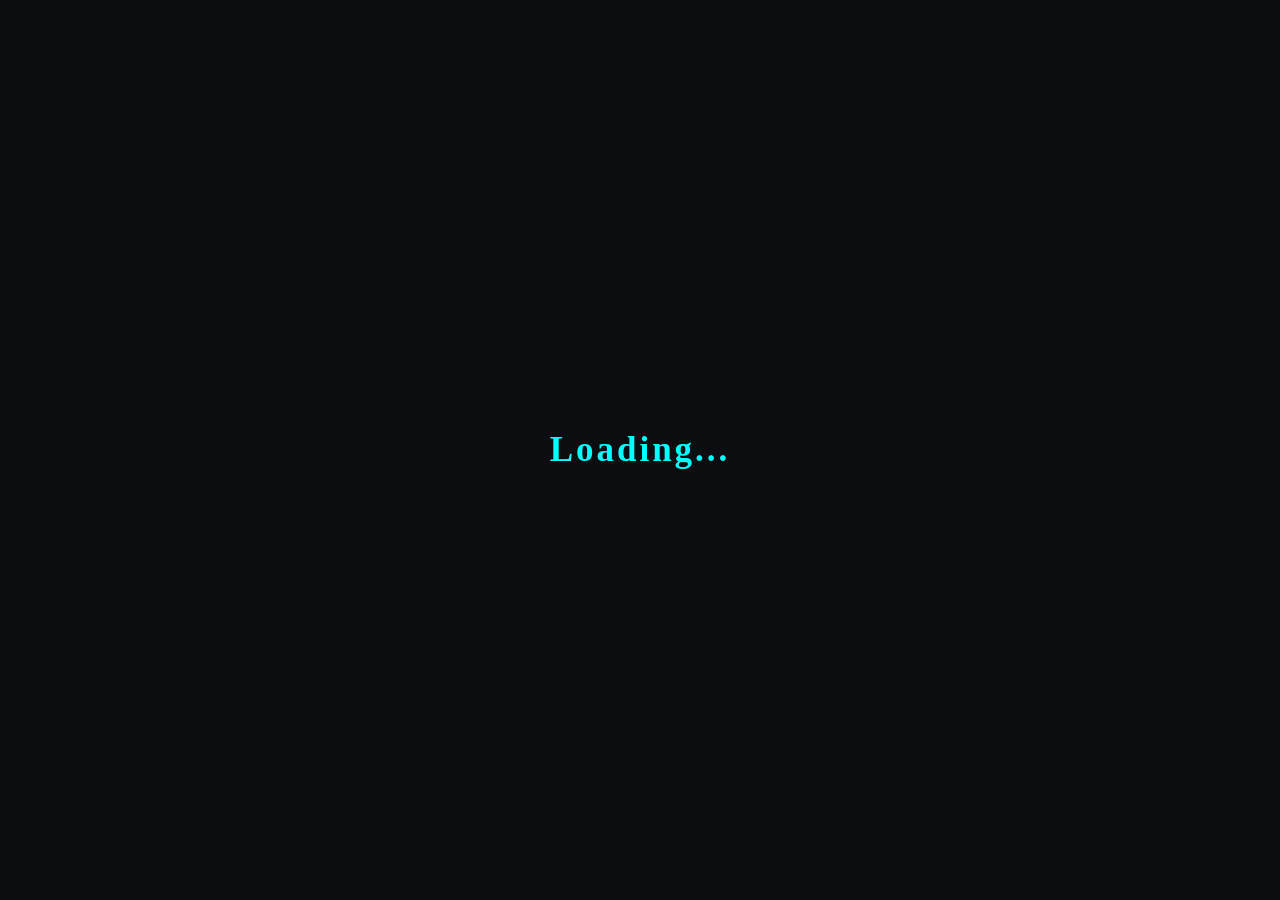
<file: index.html>
<!DOCTYPE html>
<html lang="en">
<head>
    <meta charset="UTF-8">
    <meta name="viewport" content="width=device-width, initial-scale=1.0">
    <title>CARZONE</title>
    <link rel="stylesheet" href="style.css">
</head>
<body>
    <div id="loader">
        <h1>Loading...</h1>
    </div>
    <header>
        <div class="left-side">
            <h1 style="font-style: italic;">CAR<span style="color: aqua;">ZONE</span></h1>
            <ul>
                <li><a href="">Home</a></li>
                <li><a href="./favorites.html">Favorites (<span id="favorites-count">0</span>)</a></li>
                <li><a href="./cart.html" id="cart-toggle">cart(<span id="cart-count">0</span>)</a></li>
                <li><a href="./checkout.html">Checkout</a></li>
                <li><a href="./contact.html">Contact</a></li>
                <li><a href="./about.html">about</a></li>
                <li><a href="./search.html">Search</a></li>
            </ul>
        </div>
        <div class="right-side">
            <div class="dark-light">
                <button onclick="showdark()" class=" switch dark" aria-label="Dark mode"><span class=" moon">☾</span></button>
                <button onclick="showlight()" class="switch light" aria-label="Light mode"><span class="sun">☀</span></button>
            </div>
        </div>
    </header>
    <div class="hero-section">
        <div class="first-half">
            <h1 class="dreamcar">FIND YOUR <span>DREAM CAR</span></h1>
        <p class="text">Find the perfect car for your lifestyle. Experience unmatched speed, luxury, and technology designed for the modern road.</p>
        <button class="explore"><a href="search.html">EXPLORE CARS</a></button>
        </div>
        <div class="second-half">
            <img class="porsche" src="images.jpg" alt="">

        </div>
    </div>






    <script src="./script.js"></script>
</body>
</html>
</file>
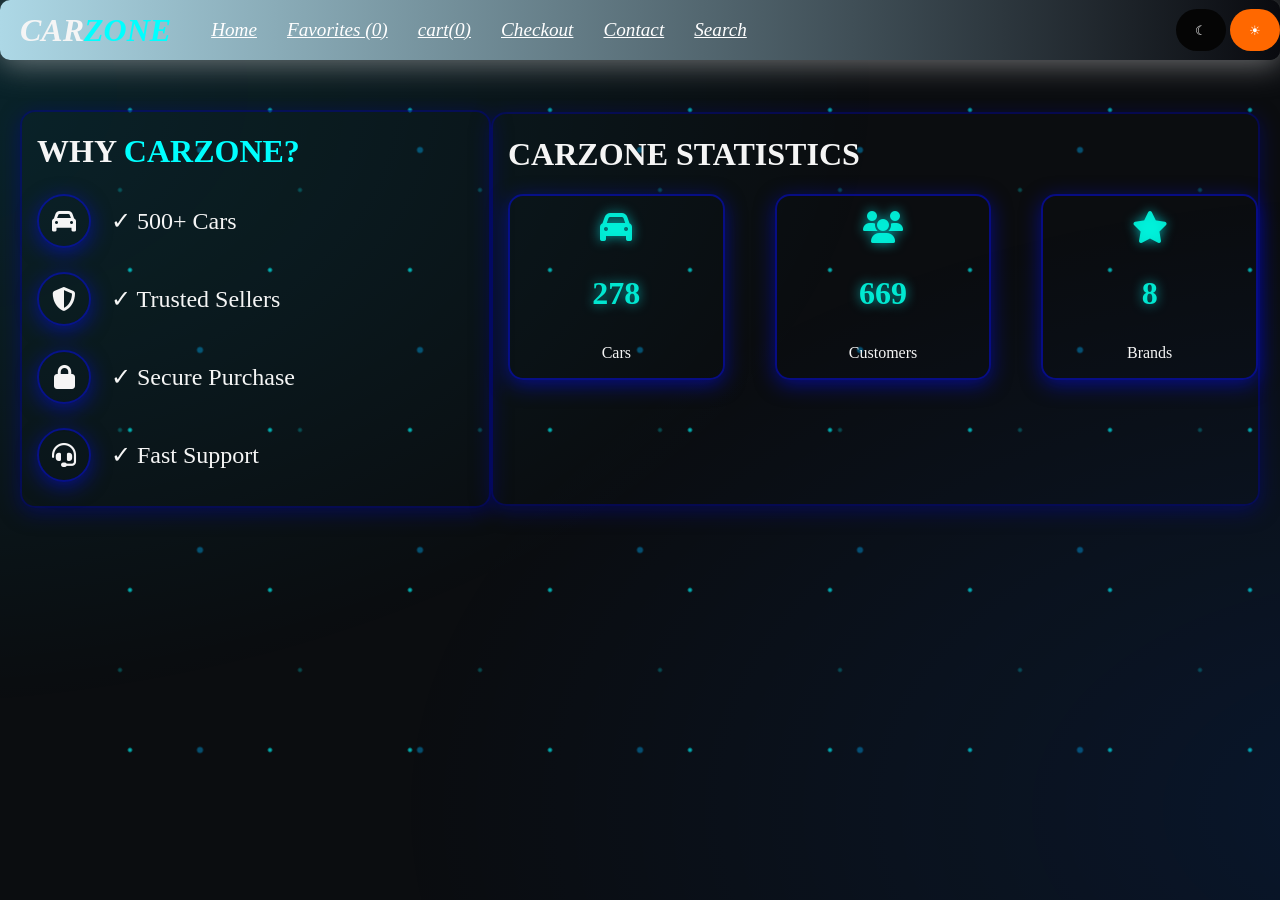
<file: about.html>
<!doctype html>
<html lang="en">
  <head>
    <meta charset="UTF-8" />
    <meta name="viewport" content="width=device-width, initial-scale=1.0" />
    <title>Document</title>
    <link rel="stylesheet" href="about.css" />
    <link rel="stylesheet"  href="https://cdnjs.cloudflare.com/ajax/libs/font-awesome/6.7.2/css/all.min.css">
  </head>
  <body>
    <header>
      <div class="left-side">
        <h1 style="font-style: italic">
          CAR<span style="color: aqua">ZONE</span>
        </h1>
        <ul>
          <li><a href="home.html">Home</a></li>
          <li>
            <a href="favorites.html"
              >Favorites (<span id="favorites-count">0</span>)</a
            >
          </li>
          <li>
            <a href="./cart.html" id="cart-toggle"
              >cart(<span id="cart-count">0</span>)</a
            >
          </li>
          <li><a href="./checkout.html">Checkout</a></li>
          <li><a href="./contact.html">Contact</a></li>
          <li><a href="search.html">Search</a></li>
        </ul>
      </div>
      <div class="right-side">
        <div class="dark-light">
          <button
            onclick="showdark()"
            class="switch dark"
            aria-label="Dark mode"
          >
            <span class="moon">☾</span> <span class="circle"></span>
          </button>
          <button
            onclick="showlight()"
            class="switch light"
            aria-label="Light mode"
          >
            <span class="sun">☀</span> <span class="circle"></span>
          </button>
        </div>
      </div>
    </header>
    <div class="main">
      <div class="left">
        <h1>WHY <span style="color: aqua">CARZONE?</span></h1>
        <p><i class="fa-solid fa-car"></i>✓ 500+ Cars</p>
        <p><i class="fa-solid fa-shield-halved"></i>✓ Trusted Sellers</p>
        <p><i class="fa-solid fa-lock"></i>✓ Secure Purchase</p>
        <p><i class="fa-solid fa-headset"></i>✓ Fast Support</p>
      </div>
      <div class="right">
        <h1>CARZONE <span>STATISTICS</span></h1>
        <div class="statistics">
            <div class="cars"><i class="fa-solid fa-car"></i><p class="stat-number" data-target="500">0</p><p>Cars</p></div>
        <div class="customers"><i class="fa-solid fa-users"></i><p class="stat-number" data-target="1200">0</p><p>Customers</p></div>
        <div class="brands"><i class="fa-solid fa-star"></i><p class="stat-number" data-target="15">0</p><p>Brands</p></div>
        </div>
      </div>
    </div>

    <script src="./about.js" defer></script>
  </body>
</html>
</file>
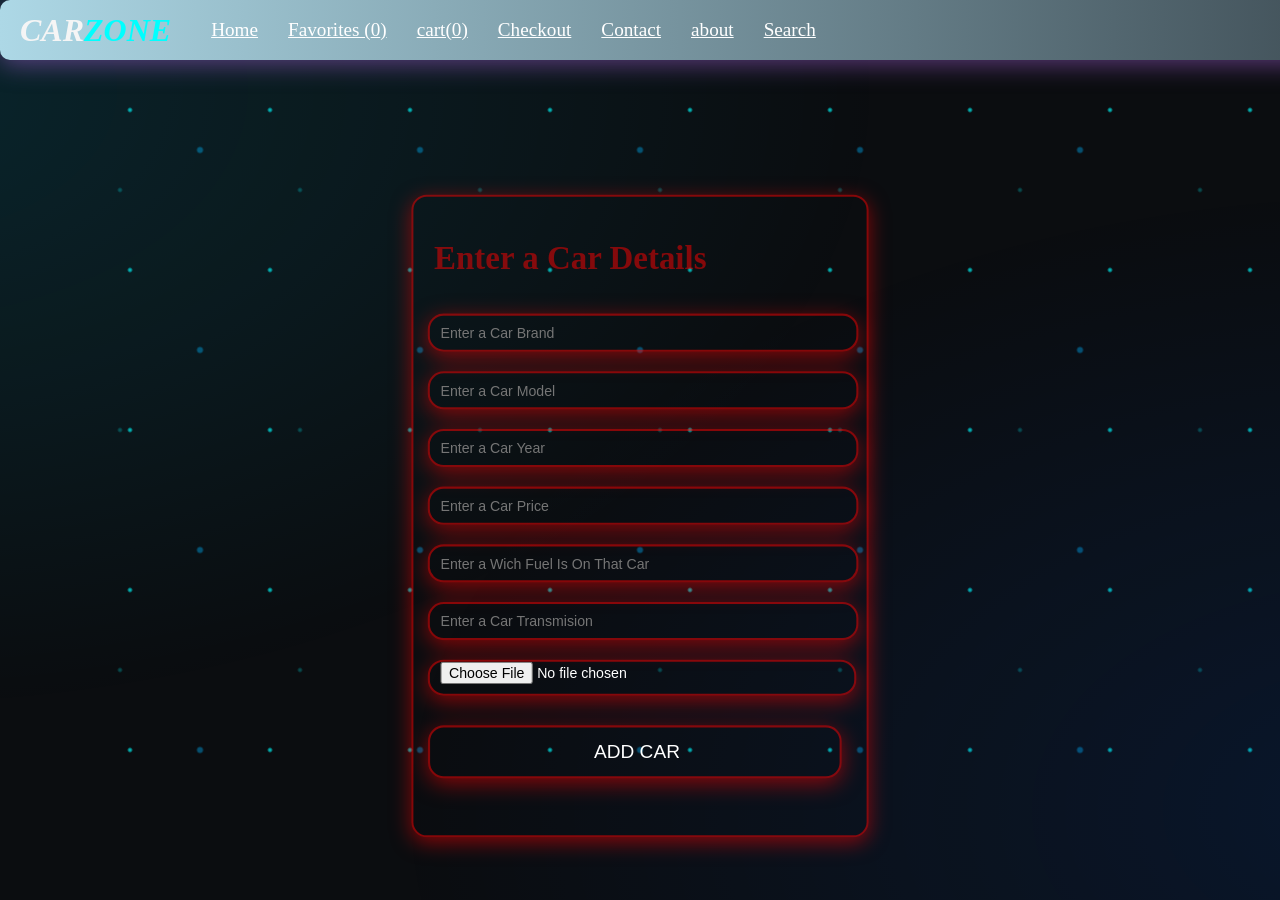
<file: add.html>
<!DOCTYPE html>
<html lang="en">
<head>
    <meta charset="UTF-8">
    <meta name="viewport" content="width=device-width, initial-scale=1.0">
    <title>Document</title>
    <link rel="stylesheet" href="add.css">
</head>
<body>
    <header>
        <div class="left-side">
            <h1 style="font-style: italic;">CAR<span style="color: aqua;">ZONE</span></h1>
            <ul>
                <li><a href="home.html">Home</a></li>
                <li><a href="favorites.html">Favorites (<span id="favorites-count">0</span>)</a></li>
                <li><a href="./cart.html" id="cart-toggle">cart(<span id="cart-count">0</span>)</a></li>
                <li><a href="./checkout.html">Checkout</a></li>
                <li><a href="./contact.html">Contact</a></li>
                <li><a href="./about.html">about</a></li>
                <li><a href="search.html">Search</a></li>
            </ul>
        </div>
        <div class="right-side">
            <div class="dark-light">
                <button onclick="showdark()" class=" switch dark" aria-label="Dark mode"><span class=" moon">☾</span> <span class="circle"></span></button>
                <button onclick="showlight()" class="switch light" aria-label="Light mode"><span class="sun">☀</span> <span class="circle"></span></button>
            </div>
        </div>
    </header>
    <div class="car">
        <div class="add-new-car">
            <h1>Enter a Car Details</h1>
        <input id="brand" type="text" placeholder="Enter a Car Brand" required>
        <input id="model" type="text" placeholder="Enter a Car Model" required>
        <input id="year" type="number" placeholder="Enter a Car Year" required>
        <input id="price" type="number" placeholder="Enter a Car Price" required>
        <input id="fuel" type="text" placeholder="Enter a Wich Fuel Is On That Car" required>
        <input id="transmision" type="text" placeholder="Enter a Car Transmision" required>
        <input id="image" type="file">
        <button id="add-car" type="button" onclick="addcar()">ADD CAR</button>
    </div>
    </div>



    <script src="./add.js" defer></script>
</body>
</html>
</file>
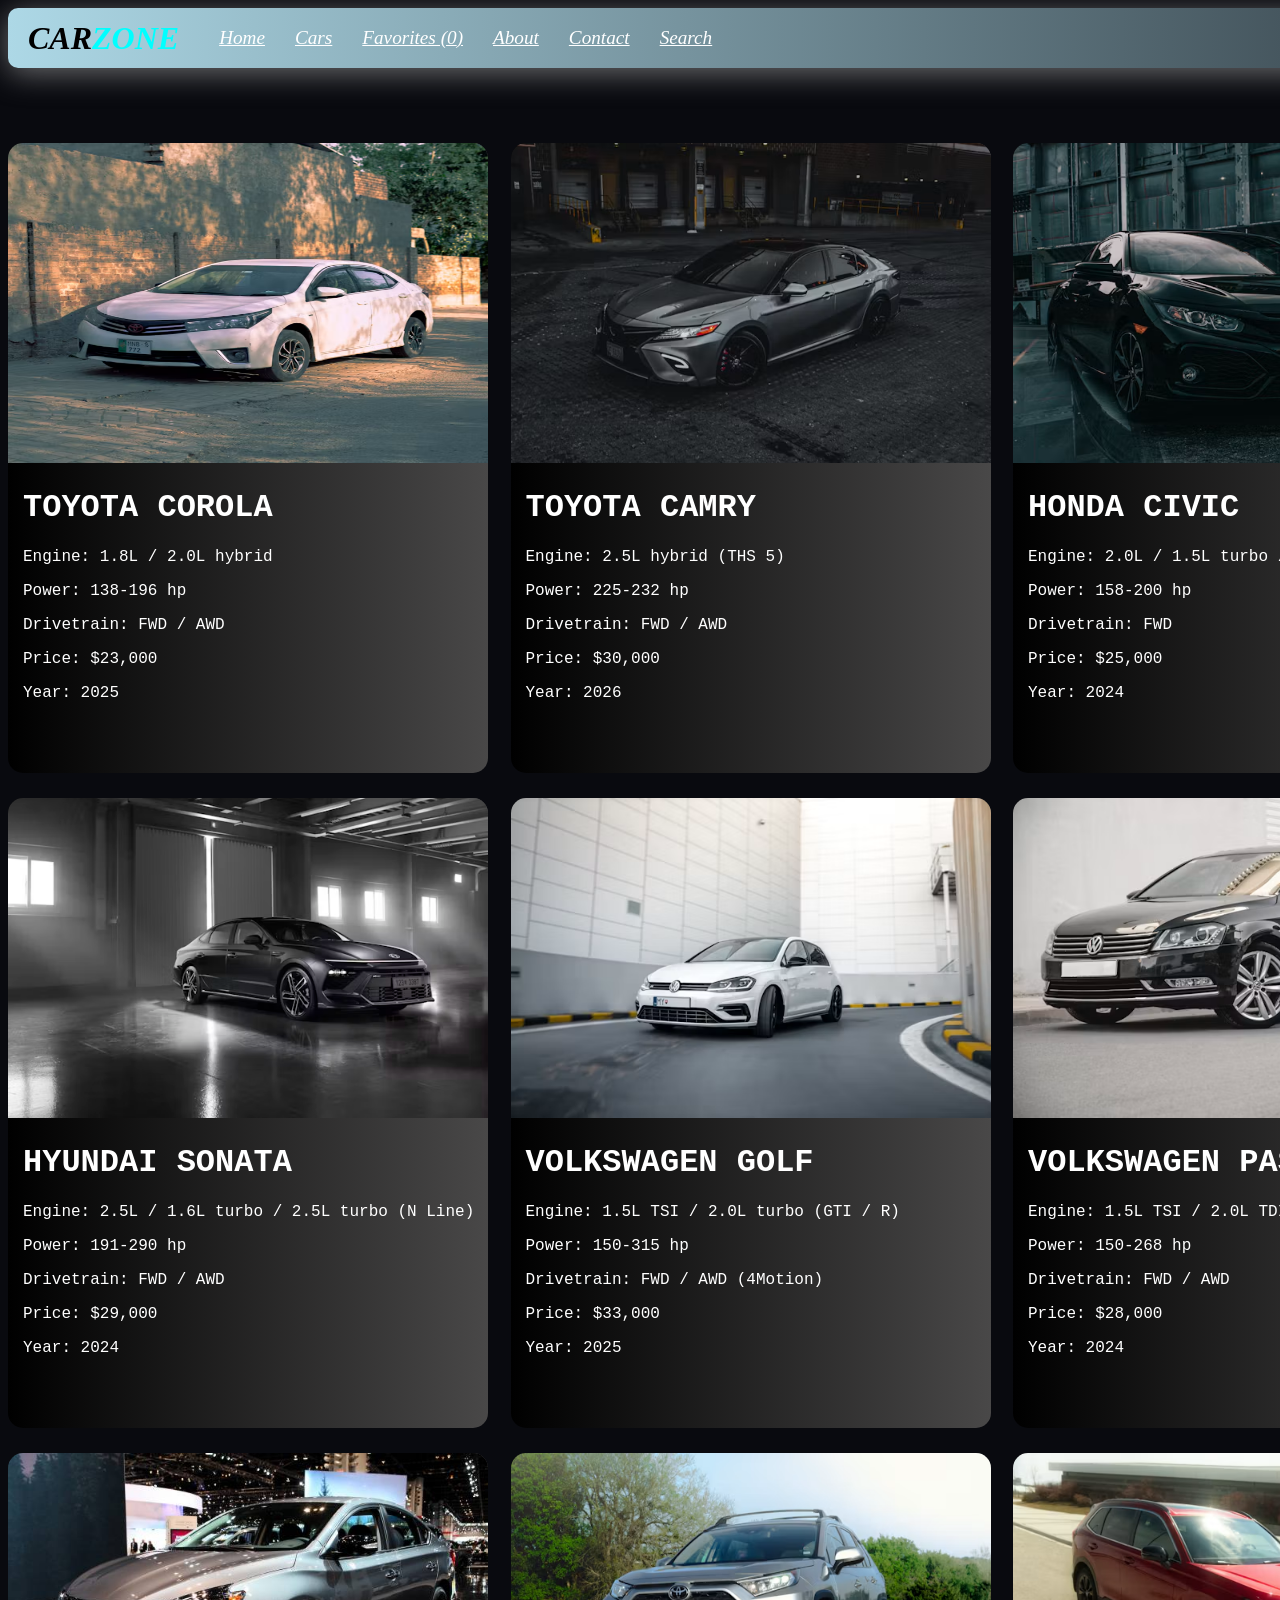
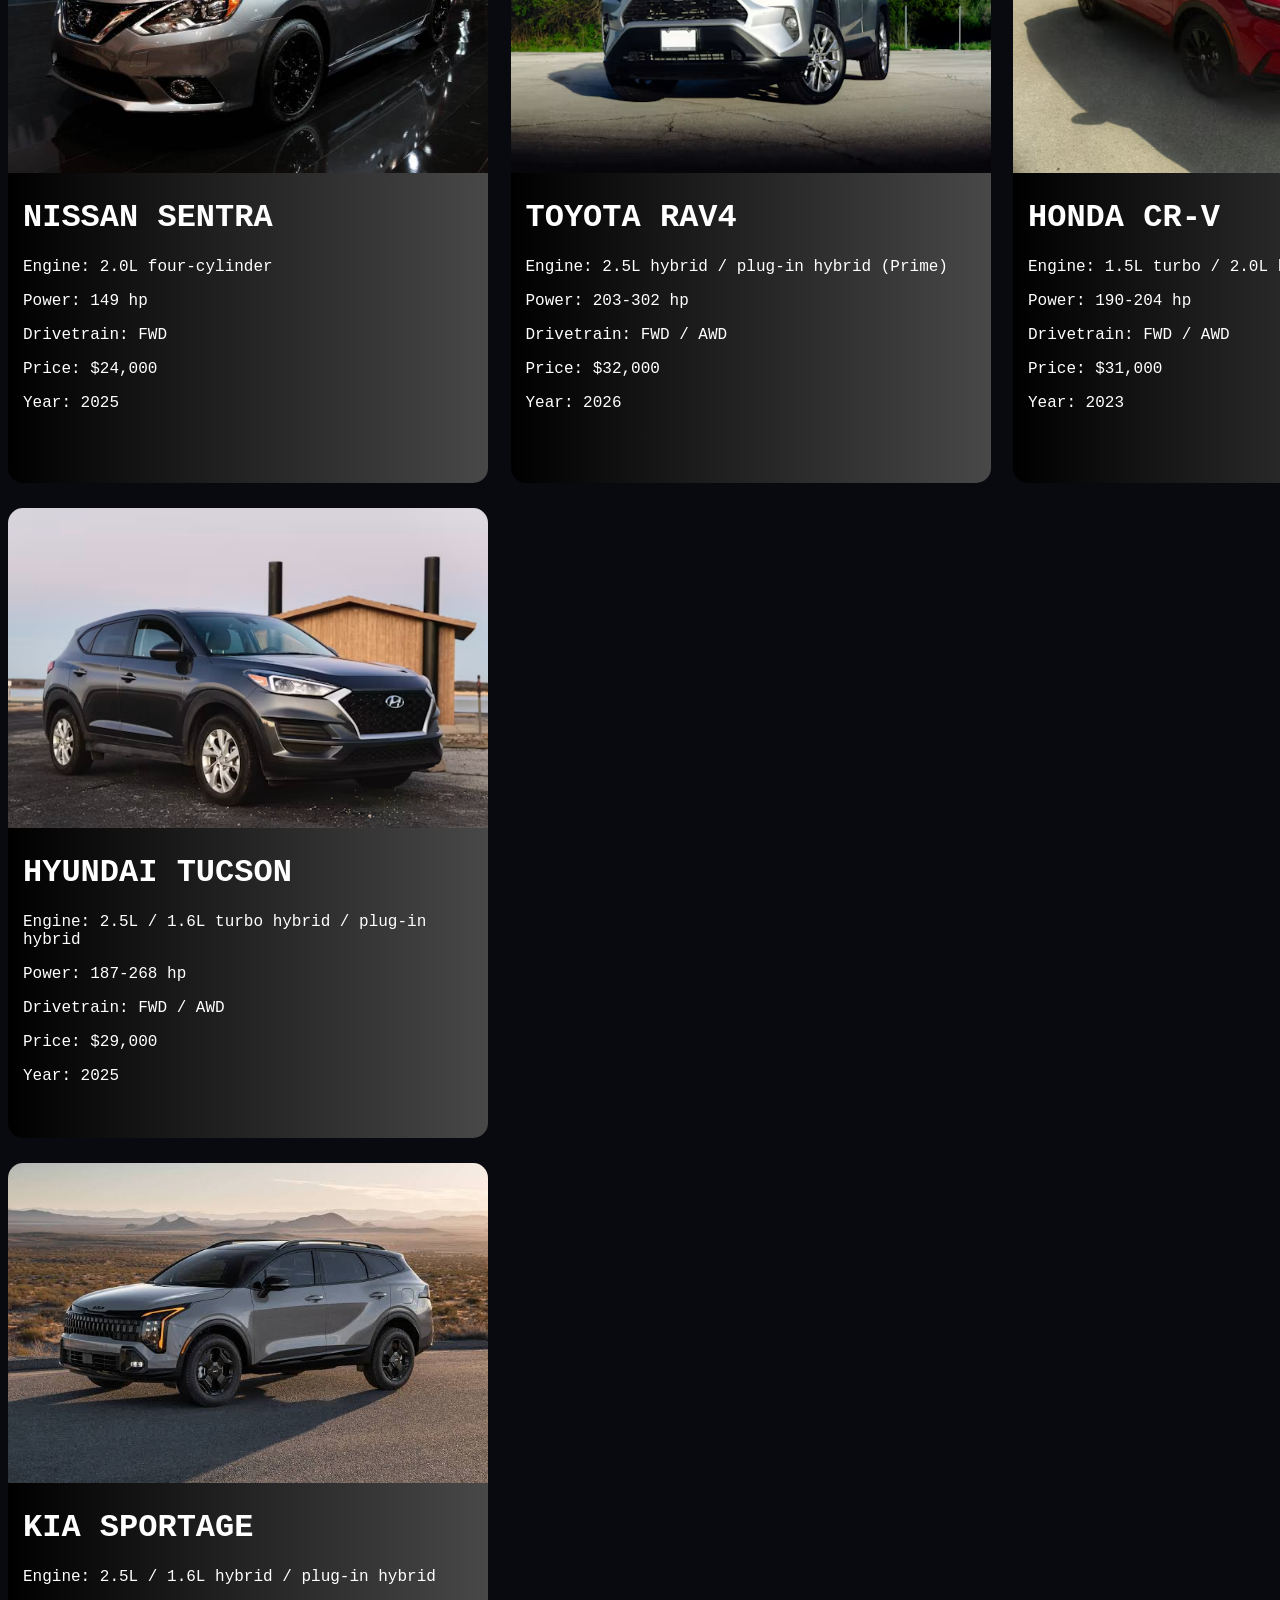
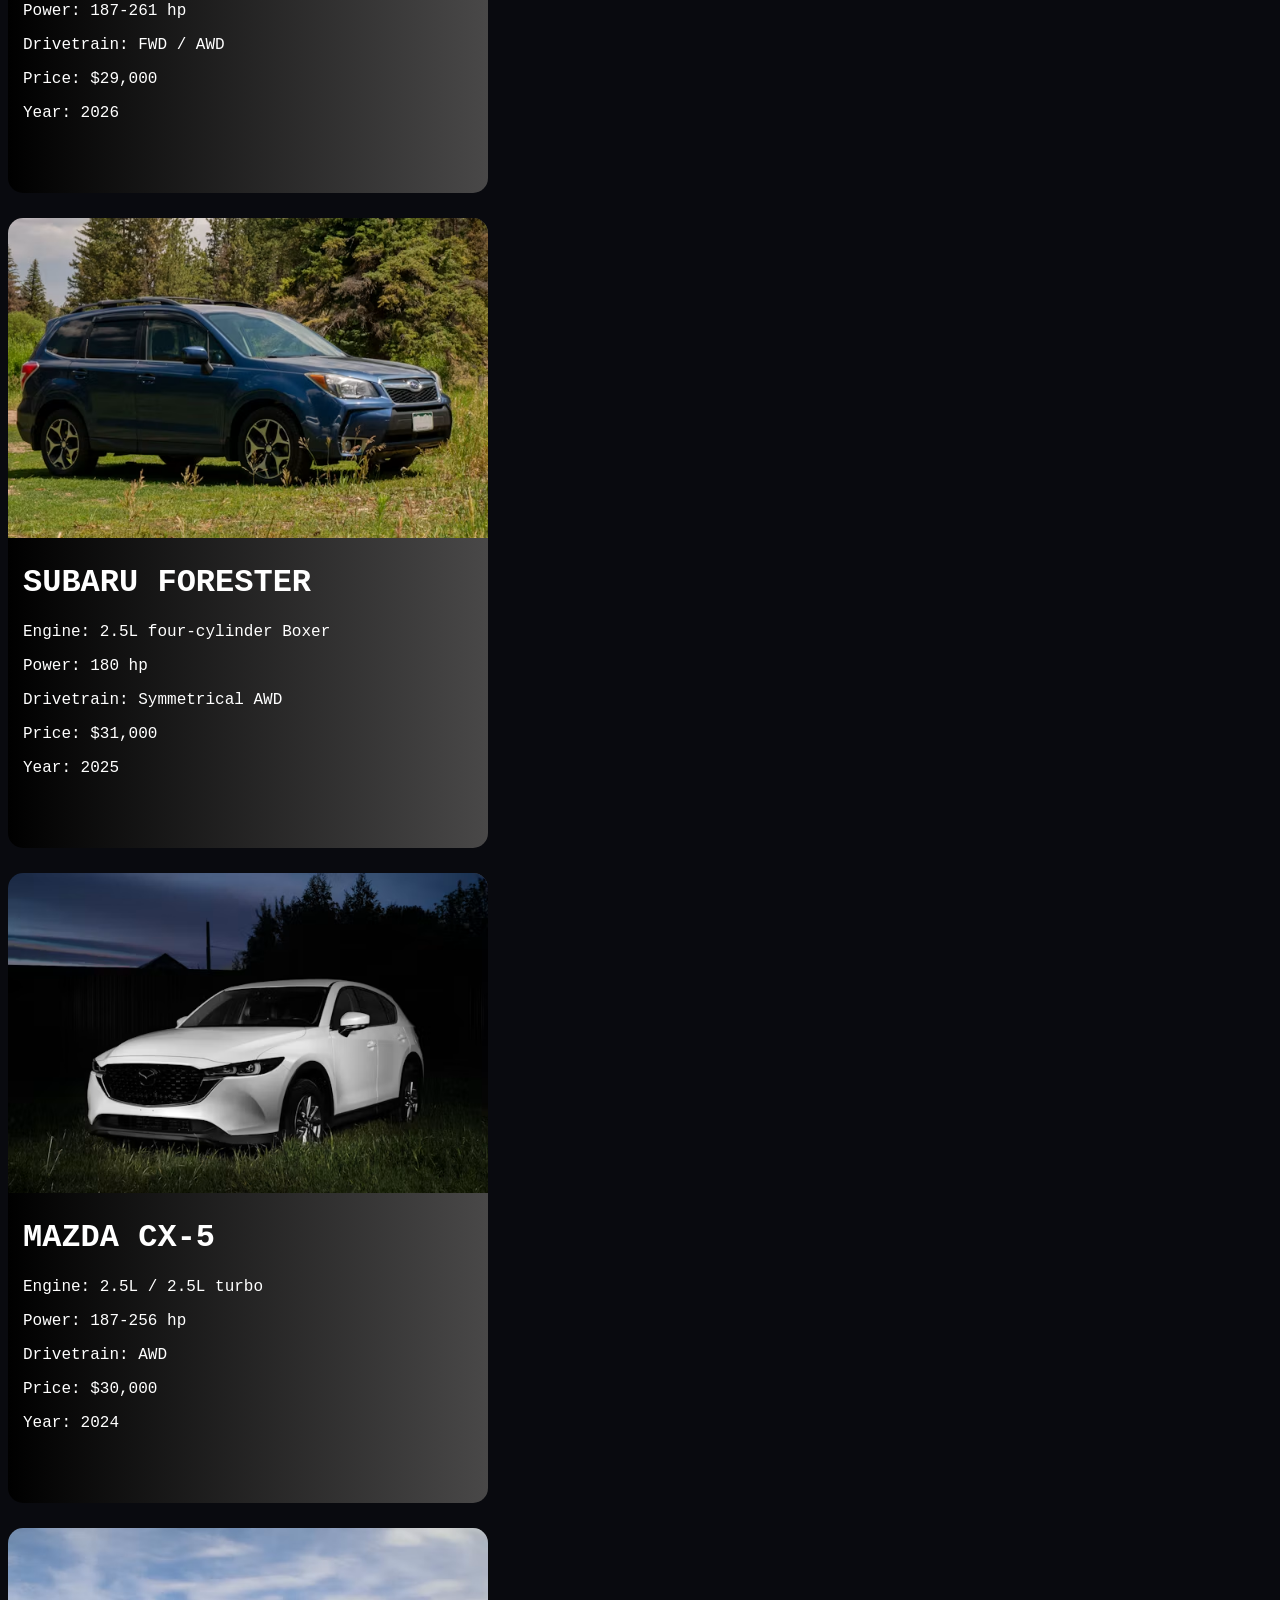
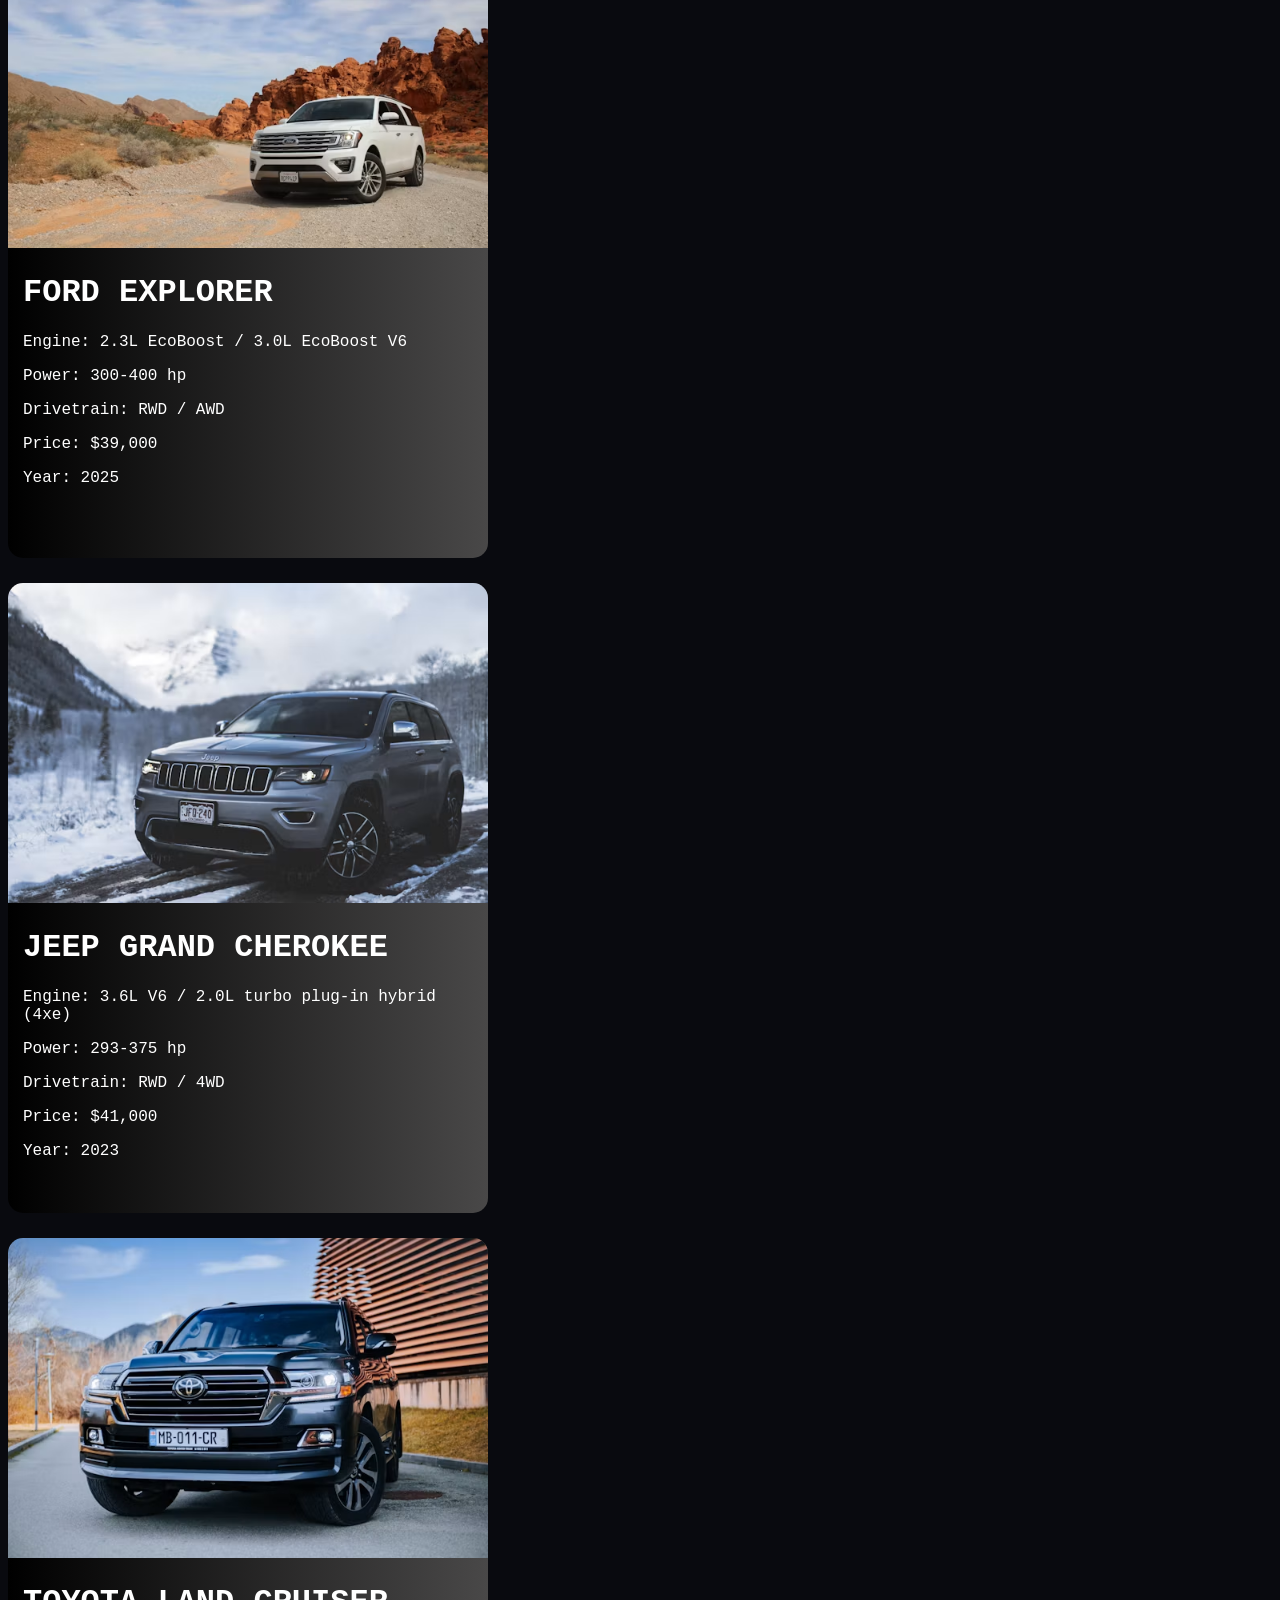
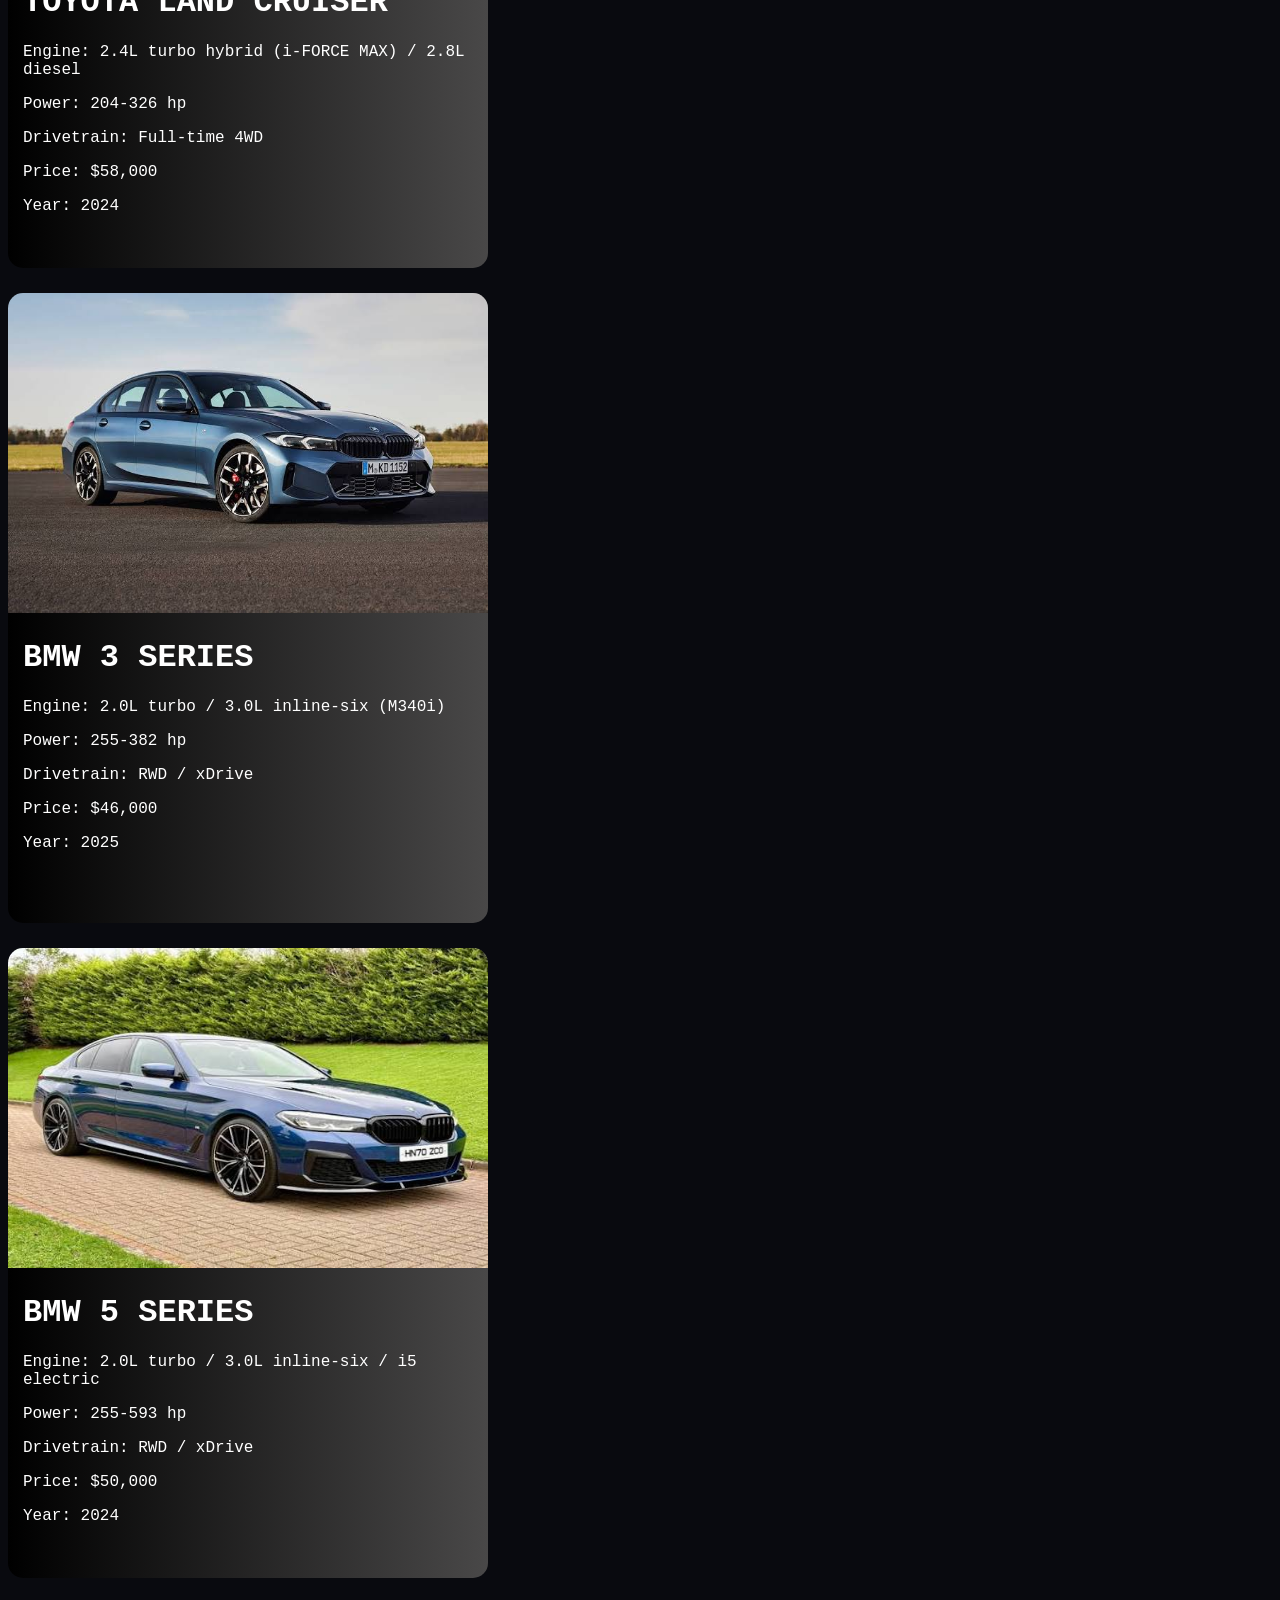
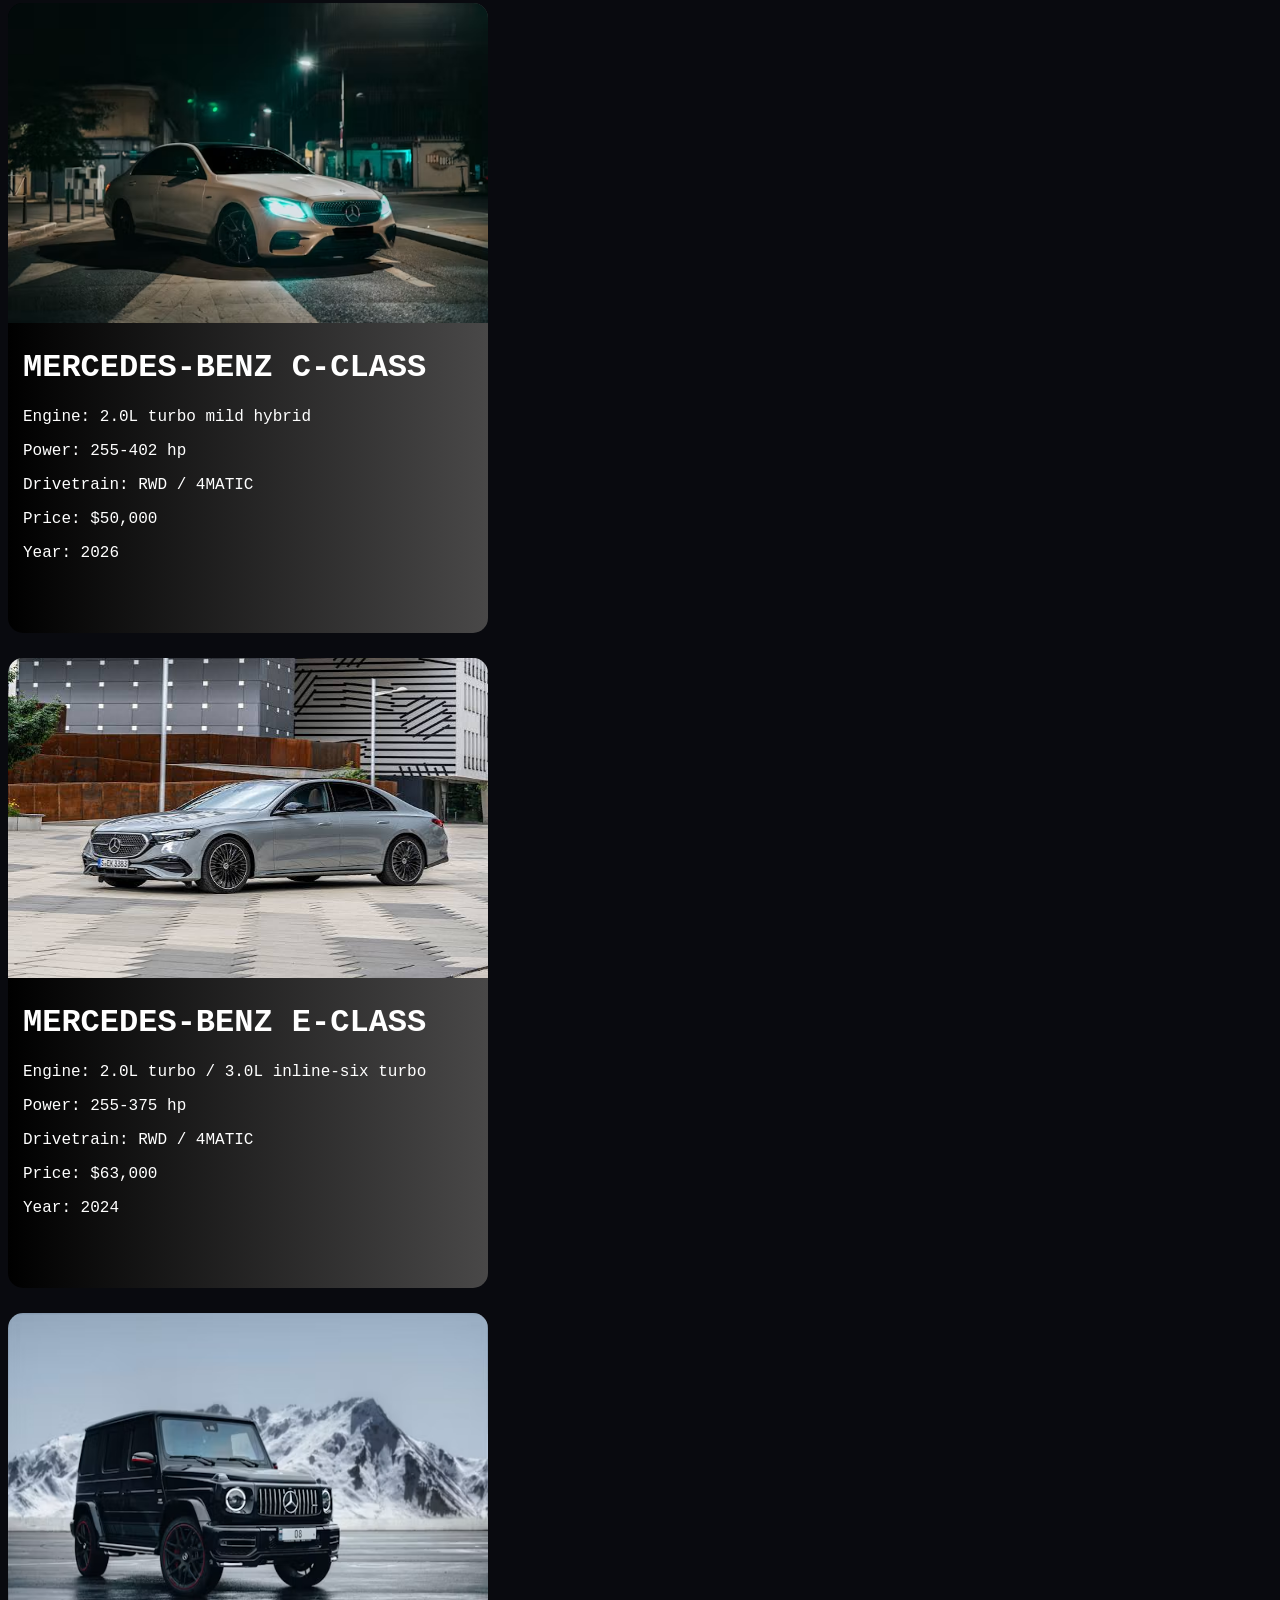
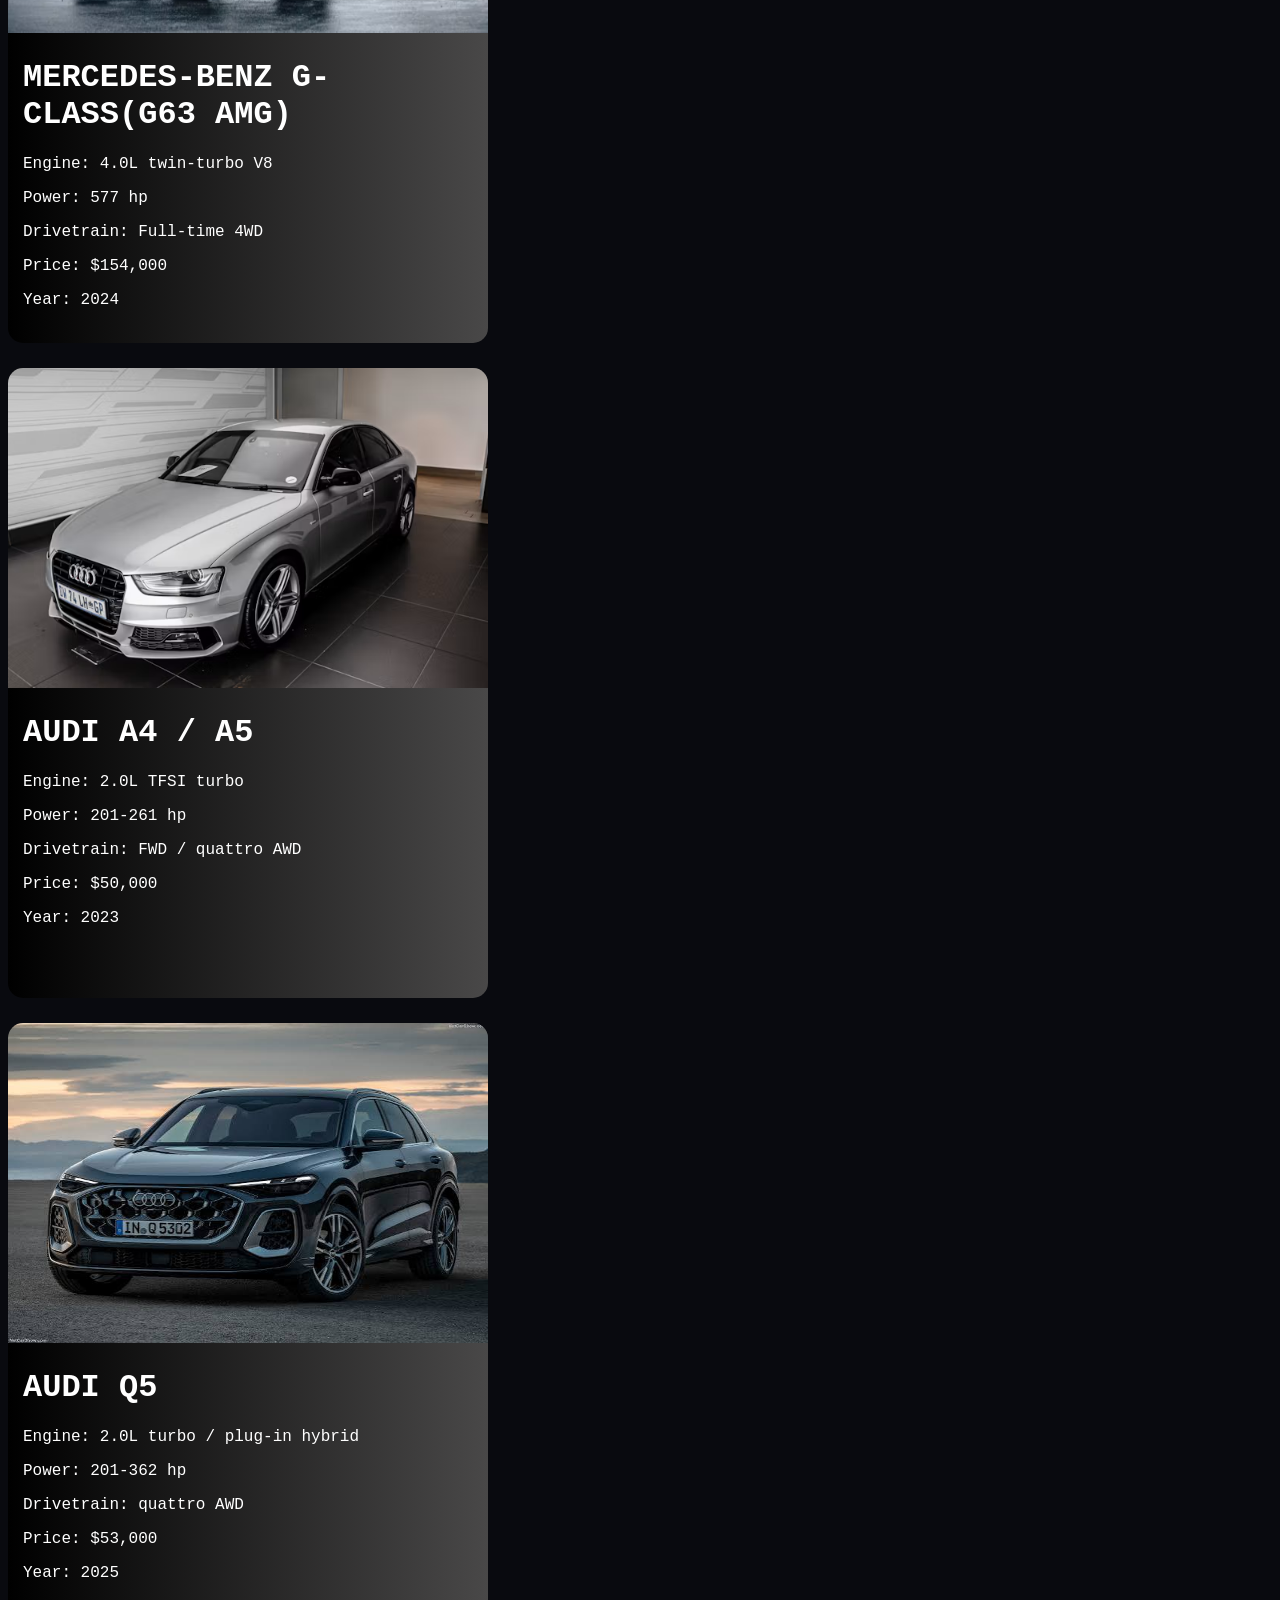
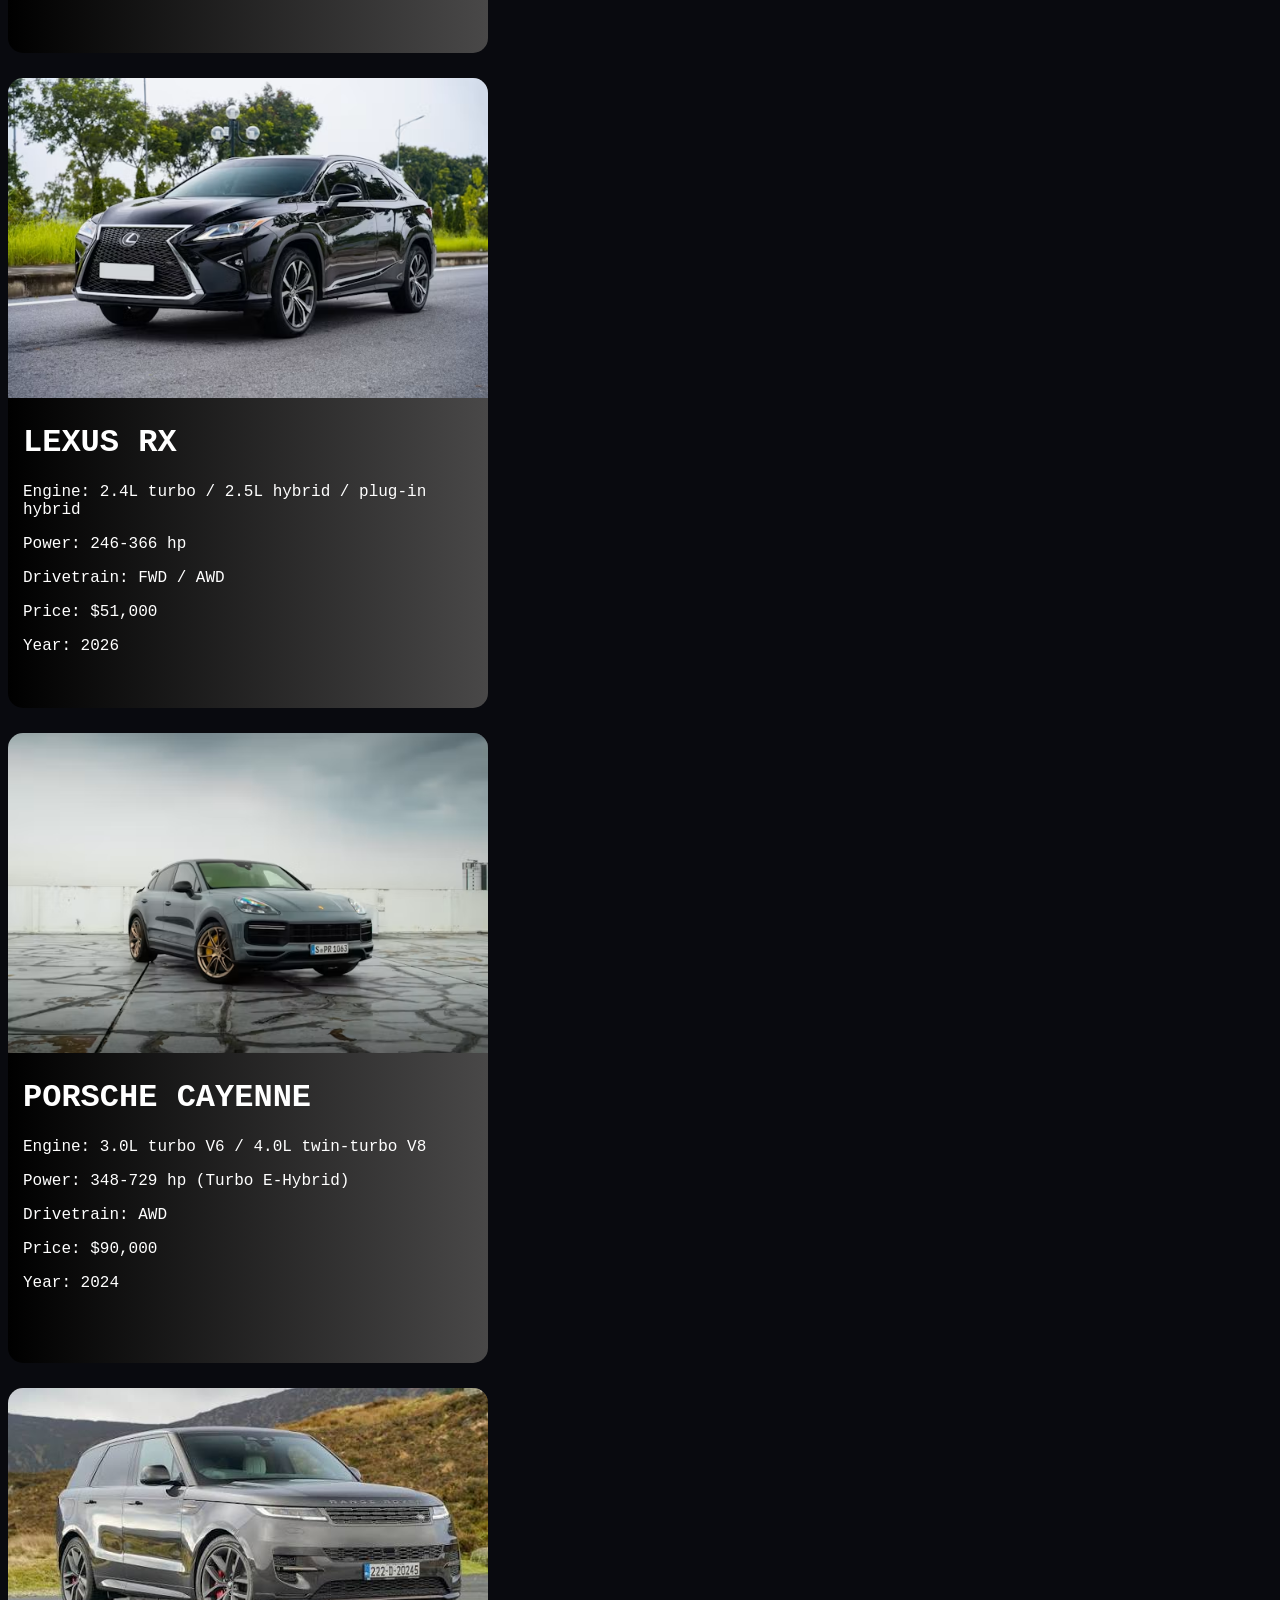
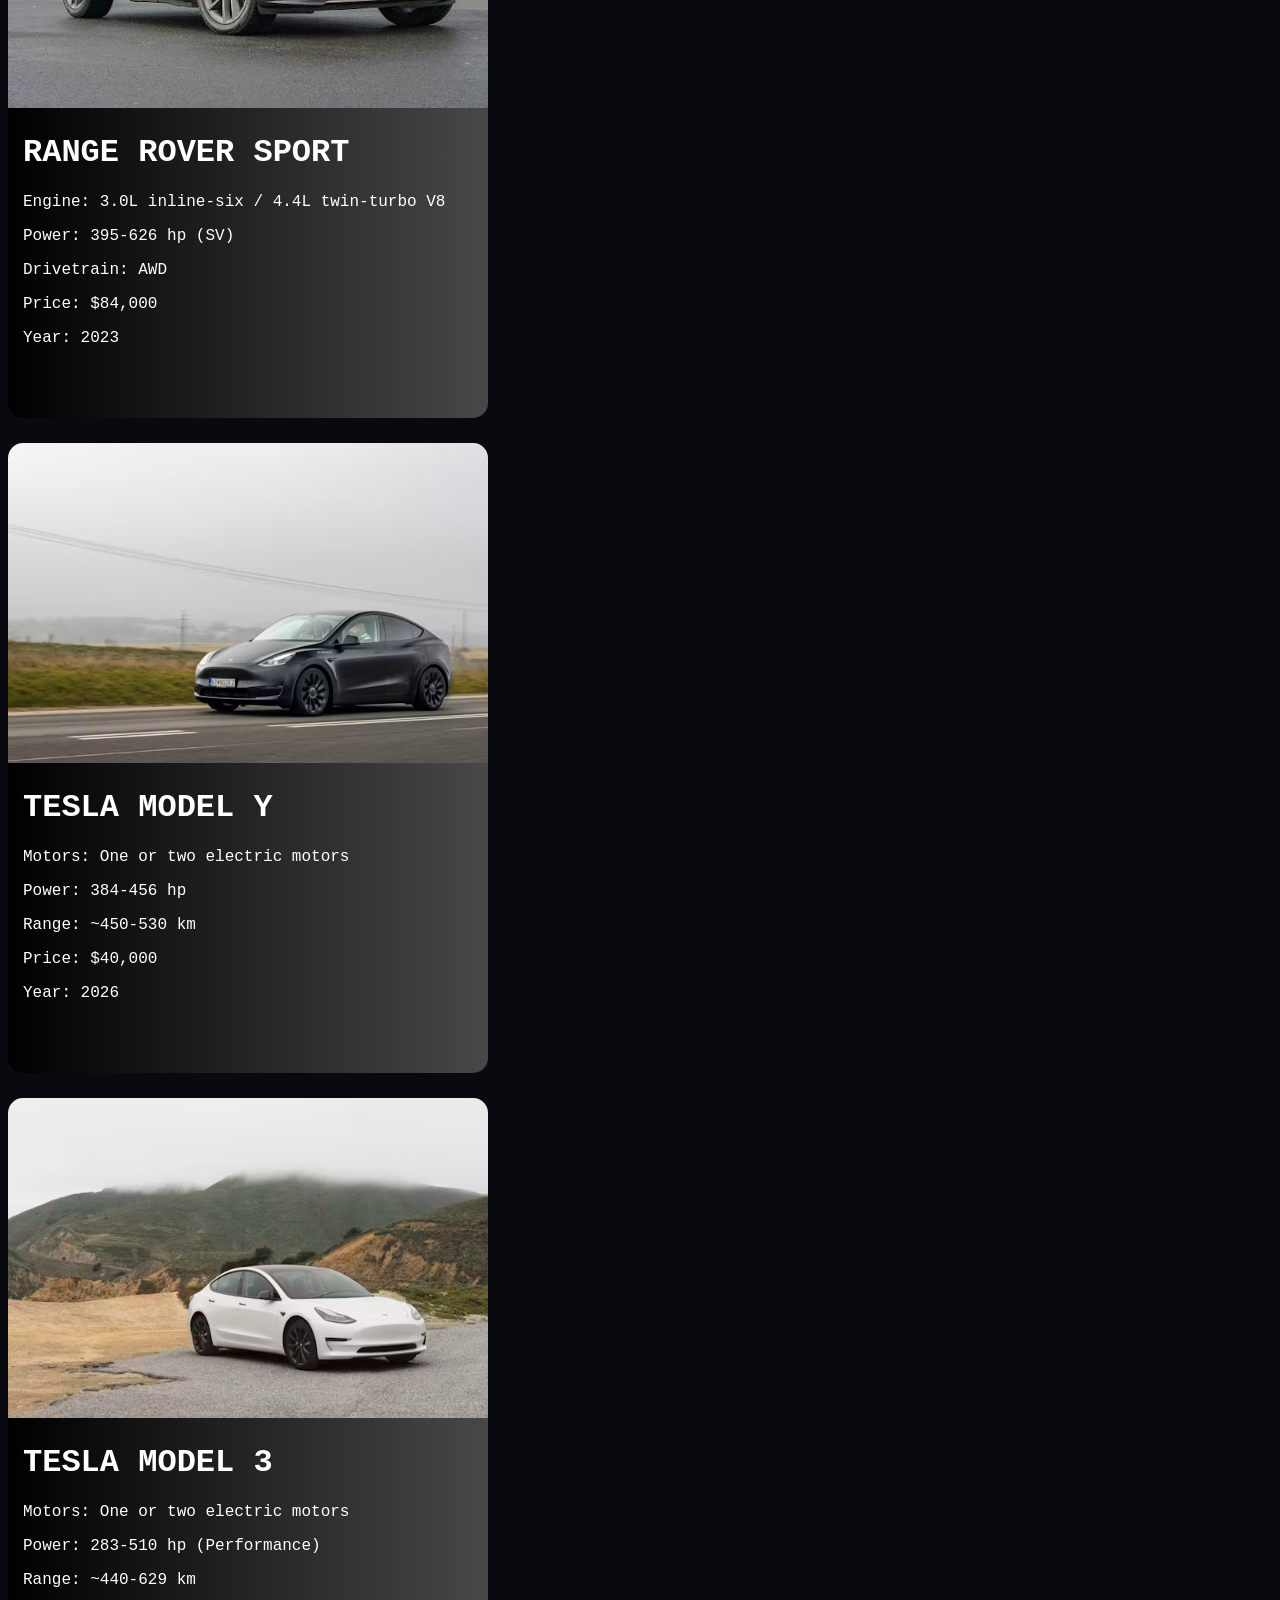
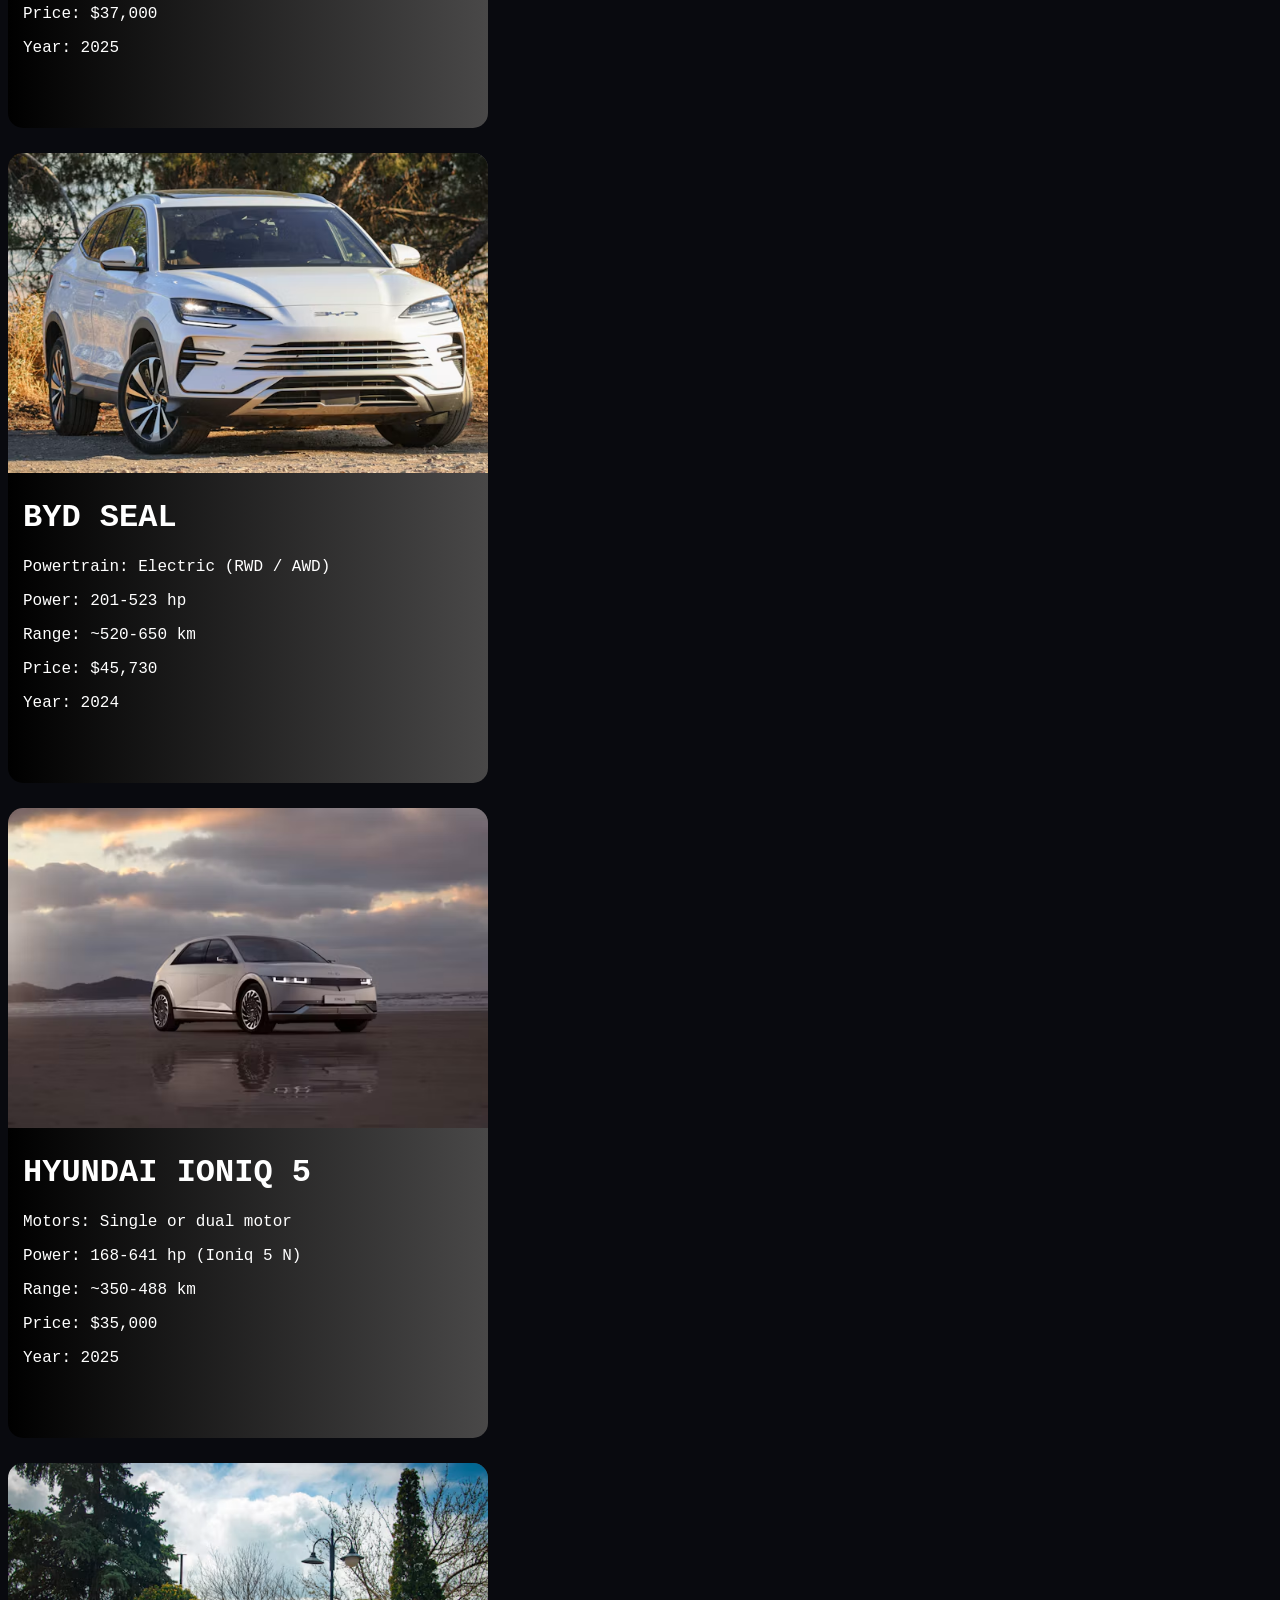
<file: cars.html>
<!DOCTYPE html>
<html lang="en">
<head>
    <meta charset="UTF-8">
    <meta name="viewport" content="width=device-width, initial-scale=1.0">
    <title>Document</title>
    <link rel="stylesheet" href="cars.css">
</head>
<body>
    <header>
        <div class="left-side">
            <h1 style="font-style: italic;">CAR<span style="color: aqua;">ZONE</span></h1>
            <ul>
                <li><a href="home.html">Home</a></li>
                <li><a href="cars.html">Cars</a></li>
                <li><a href="./favorites.html">Favorites (<span id="favorites-count">0</span>)</a></li>
                <li><a href="">About</a></li>
                <li><a href="">Contact</a></li>
                <li><a href="search.html">Search</a></li>
            </ul>
        </div>
        <div class="right-side">
            <div class="dark-light">
                <button onclick="showdark()" class="dark"></button>
                <button onclick="showlight()" class="light"></button>
            </div>
        </div>
    </header>
     <div id="cars-container" class="cars-container">
        <div data-year="2025" data-minimum="min" data-price="23000" data-fuel="petrol" data-mechanic="manual" data-brand="toyota" class="car-card">
            <img src="./toyota corola.avif" alt="">
            <div class="texts">
                <h1>TOYOTA COROLA</h1>
            <p>Engine: 1.8L / 2.0L hybrid</p>
            <p>Power: 138-196 hp</p>
            <p>Drivetrain: FWD / AWD</p>
            <p>Price: $23,000</p>
            <p>Year: 2025</p>
            </div>
        </div>
        <div data-year="2026" data-price="30000" data-fuel="hybrid" data-mechanic="automatic" data-brand="toyota" class="car-card">
            <img src="./toyota camry.avif" alt="">
            <div class="texts">
                <h1>TOYOTA CAMRY</h1>
            <p>Engine: 2.5L hybrid (THS 5)</p>
            <p>Power: 225-232 hp</p>
            <p>Drivetrain: FWD / AWD</p>
            <p>Price: $30,000</p>
            <p>Year: 2026</p>
        </div>
        </div>
        <div data-year="2024" data-price="25000" data-fuel="petrol" data-mechanic="manual" data-brand="honda" class="car-card">
            <img src="./honda civic.avif" alt="">
            <div class="texts">
                <h1>HONDA CIVIC</h1>
            <p>Engine: 2.0L / 1.5L turbo / hybrid</p>
            <p>Power: 158-200 hp</p>
            <p>Drivetrain: FWD</p>
            <p>Price: $25,000</p>
            <p>Year: 2024</p>
        </div>
        </div>
        <div data-year="2025" data-price="24000" data-fuel="petrol" data-mechanic="manual" data-brand="hyundai" class="car-card">
            <img src="./hyundai elantra.avif" alt="">
            <div class="texts">
                <h1>HYUNDAI ELANTRA</h1>
            <p>Engine: 2.0L / 1.6L hybrid / 2.0L turbo (N)</p>
            <p>Power: 147-276 hp</p>
            <p>Drivetrain: FWD</p>
            <p>Price: $24,000</p>
            <p>Year: 2025</p>
            </div>
        </div>
        <div data-year="2024" data-price="29000" data-fuel="petrol" data-mechanic="automatic" data-brand="hyundai" class="car-card">
            <img src="./hyundai sonata.avif" alt="">
            <div class="texts">
                <h1>HYUNDAI SONATA</h1>
            <p>Engine: 2.5L / 1.6L turbo / 2.5L turbo (N Line)</p>
            <p>Power: 191-290 hp</p>
            <p>Drivetrain: FWD / AWD</p>
            <p>Price: $29,000</p>
            <p>Year: 2024</p>
            </div>
        </div>
        <div data-year="2025" data-price="33000" data-fuel="petrol" data-mechanic="manual" data-brand="volkswagen" class="car-card">
            <img src="./volkswagen golf.avif" alt="">
            <div class="texts">
                <h1>VOLKSWAGEN GOLF</h1>
            <p>Engine: 1.5L TSI / 2.0L turbo (GTI / R)</p>
            <p>Power: 150-315 hp</p>
            <p>Drivetrain: FWD / AWD (4Motion)</p>
            <p>Price: $33,000</p>
            <p>Year: 2025</p>
            </div>
        </div>
        <div data-year="2024" data-price="28000" data-fuel="petrol" data-mechanic="automatic" data-brand="volkswagen" class="car-card">
            <img src="./volkswagen passat.avif" alt="">
            <div class="texts">
                <h1>VOLKSWAGEN PASSAT</h1>
            <p>Engine: 1.5L TSI / 2.0L TDI / eHybrid</p>
            <p>Power: 150-268 hp</p>
            <p>Drivetrain: FWD / AWD</p>
            <p>Price: $28,000</p>
            <p>Year: 2024</p>
            </div>
        </div>
        <div data-year="2023" data-price="25000" data-fuel="petrol" data-mechanic="manual" data-brand="mazda" class="car-card">
            <img src="./mazda 3.jpg" alt="">
            <div class="texts">
                <h1>MAZDA 3</h1>
            <p>Engine: 2.5L / 2.5L turbo</p>
            <p>Power: 191-227 hp</p>
            <p>Drivetrain: FWD / AWD</p>
            <p>Price: $25,000</p>
            <p>Year: 2023</p>
            </div>
        </div>
        <div data-year="2025" data-price="24000" data-fuel="petrol" data-mechanic="automatic" data-brand="nissan" class="car-card">
            <img src="./nissan sentra.jpg" alt="">
            <div class="texts">
                <h1>NISSAN SENTRA</h1>
            <p>Engine: 2.0L four-cylinder</p>
            <p>Power: 149 hp</p>
            <p>Drivetrain: FWD</p>
            <p>Price: $24,000</p>
            <p>Year: 2025</p>
            </div>
        </div>
        <div data-year="2026" data-price="32000" data-fuel="hybrid" data-mechanic="automatic" data-brand="toyota" class="car-card">
            <img src="./toyota rav4.avif" alt="">
            <div class="texts">
                <h1>TOYOTA RAV4</h1>
            <p>Engine: 2.5L hybrid / plug-in hybrid (Prime)</p>
            <p>Power: 203-302 hp</p>
            <p>Drivetrain: FWD / AWD</p>
            <p>Price: $32,000</p>
            <p>Year: 2026</p>

            </div>
        </div>
        <div data-year="2023" data-price="31000" data-fuel="petrol" data-mechanic="automatic" data-brand="honda" class="car-card">
            <img src="./honda crv.avif" alt="">
            <div class="texts">
                <h1>HONDA CR-V</h1>
            <p>Engine: 1.5L turbo / 2.0L hybrid</p>
            <p>Power: 190-204 hp</p>
            <p>Drivetrain: FWD / AWD</p>
            <p>Price: $31,000</p>
            <p>Year: 2023</p>
            </div>
        </div>
        <di data-year="2024" data-price="30000" data-fuel="petrol" data-mechanic="automatic" data-brand="nissan" class="car-card">
            <img src="./nissan rogue.avif" alt="">
            <div class="texts">
                <h1>NISSAN ROGUE(X-Trail)</h1>
            <p>Engine: 1.5L VC-Turbo three-cylinder</p>
            <p>Power: 201 hp</p>
            <p>Drivetrain: FWD / AWD</p>
            <p>Price: $30,000</p>
            <p>Year: 2024</p>
            </div>
        </div>
        <div data-year="2025" data-price="29000" data-fuel="petrol" data-mechanic="automatic" data-brand="hyundai" class="car-card">
            <img src="./hyundai tucson.avif" alt="">
            <div class="texts">
                <h1>HYUNDAI TUCSON</h1>
            <p>Engine: 2.5L / 1.6L turbo hybrid / plug-in hybrid</p>
            <p>Power: 187-268 hp</p>
            <p>Drivetrain: FWD / AWD</p>
            <p>Price: $29,000</p>
            <p>Year: 2025</p>
            </div>
        </div>
        <div data-year="2026" data-price="29000" data-fuel="petrol" data-mechanic="automatic" data-brand="kia" class="car-card">
            <img src="./kia sportage.jpg" alt="">
            <div class="texts">
                <h1>KIA SPORTAGE</h1>
            <p>Engine: 2.5L / 1.6L hybrid / plug-in hybrid</p>
            <p>Power: 187-261 hp</p>
            <p>Drivetrain: FWD / AWD</p>
            <p>Price: $29,000</p>
            <p>Year: 2026</p>
            </div>
        </div>
        <div data-year="2025" data-price="31000" data-fuel="petrol"  data-mechanic="automatic"data-brand="subaru" class="car-card">
            <img src="./subaru forester.avif" alt="">
            <div class="texts">
                <h1>SUBARU FORESTER</h1>
            <p>Engine: 2.5L four-cylinder Boxer</p>
            <p>Power: 180 hp</p>
            <p>Drivetrain: Symmetrical AWD</p>
            <p>Price: $31,000</p>
            <p>Year: 2025</p>
            </div>
        </div>
        <div data-year="2024" data-price="30000" data-fuel="petrol" data-mechanic="automatic" data-brand="mazda" class="car-card">
            <img src="./mazda cx5.avif" alt="">
            <div class="texts">
                <h1>MAZDA CX-5</h1>
            <p>Engine: 2.5L / 2.5L turbo</p>
            <p>Power: 187-256 hp</p>
            <p>Drivetrain: AWD</p>
            <p>Price: $30,000</p>
            <p>Year: 2024</p>
            </div>
        </div>
        <div data-year="2025" data-price="39000" data-fuel="petrol" data-mechanic="automatic" data-brand="ford" class="car-card">
            <img src="./ford explorer.avif" alt="">
            <div class="texts">
                <h1>FORD EXPLORER</h1>
            <p>Engine: 2.3L EcoBoost / 3.0L EcoBoost V6</p>
            <p>Power: 300-400 hp</p>
            <p>Drivetrain: RWD / AWD</p>
            <p>Price: $39,000</p>
            <p>Year: 2025</p>
            </div>
        </div>
        <div data-year="2023" data-price="41000" data-fuel="petrol" data-mechanic="automatic" data-brand="jeep" class="car-card">
            <img src="./jeep grand cherokee.avif" alt="">
            <div class="texts">
                <h1>JEEP GRAND CHEROKEE</h1>
            <p>Engine: 3.6L V6 / 2.0L turbo plug-in hybrid (4xe)</p>
            <p>Power: 293-375 hp</p>
            <p>Drivetrain: RWD / 4WD</p>
            <p>Price: $41,000</p>
            <p>Year: 2023</p>
            </div>
        </div>
        <div data-year="2024" data-price="58000" data-fuel="petrol" data-mechanic="automatic" data-brand="toyota" class="car-card">
            <img src="./toyota land cruiser.avif" alt="">
            <div class="texts">
                <h1>TOYOTA LAND CRUISER</h1>
            <p>Engine: 2.4L turbo hybrid (i-FORCE MAX) / 2.8L diesel</p>
            <p>Power: 204-326 hp</p>
            <p>Drivetrain: Full-time 4WD</p>
            <p>Price: $58,000</p>
            <p>Year: 2024</p>
            </div>
        </div>
        <div data-year="2025" data-price="46000" data-fuel="petrol" data-mechanic="manual" data-brand="bmw" class="car-card">
            <img src="./bmw 3 series.jpg" alt="">
            <div class="texts">
                <h1>BMW 3 SERIES</h1>
            <p>Engine: 2.0L turbo / 3.0L inline-six (M340i)</p>
            <p>Power: 255-382 hp</p>
            <p>Drivetrain: RWD / xDrive</p>
            <p>Price: $46,000</p>
            <p>Year: 2025</p>
            </div>
        </div>
        <div data-year="2024" data-price="50000" data-fuel="petrol" data-mechanic="automatic" data-brand="bmw" class="car-card">
            <img src="./bmw 5 series.jpg" alt="">
            <div class="texts">
                <h1>BMW 5 SERIES</h1>
            <p>Engine: 2.0L turbo / 3.0L inline-six / i5 electric</p>
            <p>Power: 255-593 hp</p>
            <p>Drivetrain: RWD / xDrive</p>
            <p>Price: $50,000</p>
            <p>Year: 2024</p>
            </div>
        </div>
        <div data-year="2026" data-price="50000" data-fuel="petrol" data-mechanic="automatic" data-brand="mercedes" class="car-card">
            <img src="./mercedes c class.avif" alt="">
            <div class="texts">
                <h1>MERCEDES-BENZ C-CLASS</h1>
            <p>Engine: 2.0L turbo mild hybrid</p>
            <p>Power: 255-402 hp</p>
            <p>Drivetrain: RWD / 4MATIC</p>
            <p>Price: $50,000</p>
            <p>Year: 2026</p>
            </div>
        </div>
        <div data-year="2024" data-price="63000" data-fuel="petrol" data-mechanic="automatic" data-brand="mercedes" class="car-card">
            <img src="./mercedes e class.jpg" alt="">
            <div class="texts">
                <h1>MERCEDES-BENZ E-CLASS</h1>
            <p>Engine: 2.0L turbo / 3.0L inline-six turbo</p>
            <p>Power: 255-375 hp</p>
            <p>Drivetrain: RWD / 4MATIC</p>
            <p>Price: $63,000</p>
            <p>Year: 2024</p>
            </div>
        </div>
        <div data-year="2024" data-price="154000" data-fuel="petrol" data-mechanic="automatic" data-brand="mercedes" class="car-card">
            <img src="./mercedes g class.avif" alt="">
            <div class="texts">
                <h1>MERCEDES-BENZ G-CLASS(G63 AMG)</h1>
            <p>Engine: 4.0L twin-turbo V8</p>
            <p>Power: 577 hp</p>
            <p>Drivetrain: Full-time 4WD</p>
            <p>Price: $154,000</p>
            <p>Year: 2024</p>
            </div>
        </div>
        <div data-year="2023" data-price="50000"  data-fuel="petrol"data-mechanic="manual" data-brand="audi" class="car-card">
            <img src="./audi a4.avif" alt="">
            <div class="texts">
                <h1>AUDI A4 / A5</h1>
            <p>Engine: 2.0L TFSI turbo</p>
            <p>Power: 201-261 hp</p>
            <p>Drivetrain: FWD / quattro AWD</p>
            <p>Price: $50,000</p>
            <p>Year: 2023</p>
            </div>
        </div>
        <div data-year="2025" data-price="53000" data-fuel="petrol" data-mechanic="automatic" data-brand="audi" class="car-card">
            <img src="./audi q55.jpg" alt="">
            <div class="texts">
                <h1>AUDI Q5</h1>
            <p>Engine: 2.0L turbo / plug-in hybrid</p>
            <p>Power: 201-362 hp</p>
            <p>Drivetrain: quattro AWD</p>
            <p>Price: $53,000</p>
            <p>Year: 2025</p>
            </div>
        </div>
        <div data-year="2026" data-price="51000" data-fuel="hybrid" data-mechanic="automatic" data-brand="lexus" class="car-card">
            <img src="./lexus rx.avif" alt="">
            <div class="texts">
                <h1>LEXUS RX</h1>
            <p>Engine: 2.4L turbo / 2.5L hybrid / plug-in hybrid</p>
            <p>Power: 246-366 hp</p>
            <p>Drivetrain: FWD / AWD</p>
            <p>Price: $51,000</p>
            <p>Year: 2026</p>
            </div>
        </div>
        <div data-year="2024" data-price="90000" data-fuel="petrol" data-mechanic="automatic" data-brand="porsche" class="car-card">
            <img src="./porsche cayenne.avif" alt="">
            <div class="texts">
                <h1>PORSCHE CAYENNE</h1>
            <p>Engine: 3.0L turbo V6 / 4.0L twin-turbo V8</p>
            <p>Power: 348-729 hp (Turbo E-Hybrid)</p>
            <p>Drivetrain: AWD</p>
            <p>Price: $90,000</p>
            <p>Year: 2024</p>
            </div>
        </div>
        <div data-year="2023" data-price="84000" data-fuel="petrol" data-mechanic="automatic" data-brand="range-rover" class="car-card">
            <img src="./rangee.jpg" alt="">
            <div class="texts">
                <h1>RANGE ROVER SPORT</h1>
            <p>Engine: 3.0L inline-six / 4.4L twin-turbo V8</p>
            <p>Power: 395-626 hp (SV)</p>
            <p>Drivetrain: AWD</p>
            <p>Price: $84,000</p>
            <p>Year: 2023</p>
            </div>
        </div>
        <div data-year="2026" data-price="40000" data-fuel="electric" data-mechanic="automatic" data-brand="tesla" class="car-card">
            <img src="./tesla model y.avif" alt="">
            <div class="texts">
                <h1>TESLA MODEL Y</h1>
            <p>Motors: One or two electric motors</p>
            <p>Power: 384-456 hp</p>
            <p>Range: ~450-530 km</p>
            <p>Price: $40,000</p>
            <p>Year: 2026</p>
            </div>
        </div>
        <div data-year="2025" data-price="37000" data-fuel="electric" data-mechanic="automatic"  data-brand="tesla" class="car-card">
            <img src="./tesla model 3.avif" alt="">
            <div class="texts">
                <h1>TESLA MODEL 3</h1>
            <p>Motors: One or two electric motors</p>
            <p>Power: 283-510 hp (Performance)</p>
            <p>Range: ~440-629 km</p>
            <p>Price: $37,000</p>
            <p>Year: 2025</p>
            </div>
        </div>
        <div data-year="2024" data-price="45730" data-fuel="electric" data-mechanic="automatic"  data-brand="byd" class="car-card">
            <img src="./byd.avif" alt="">
            <div class="texts">
                <h1>BYD SEAL</h1>
            <p>Powertrain: Electric (RWD / AWD)</p>
            <p>Power: 201-523 hp</p>
            <p>Range: ~520-650 km</p>
            <p>Price: $45,730</p>
            <p>Year: 2024</p>
            </div>
        </div>
        <div data-year="2025" data-price="35000" data-fuel="electric" data-mechanic="automatic"  data-brand="hyundai" class="car-card">
            <img src="./hyundai ioniq 5.avif" alt="">
            <div class="texts">
                <h1>HYUNDAI IONIQ 5</h1>
            <p>Motors: Single or dual motor</p>
            <p>Power: 168-641 hp (Ioniq 5 N)</p>
            <p>Range: ~350-488 km</p>
            <p>Price: $35,000</p>
            <p>Year: 2025</p>
            </div>
        </div>
        <div data-year="2026" data-price="100000" data-fuel="electric" data-mechanic="automatic"  data-brand="porsche" class="car-card">
            <img src="./porsche taycan.avif" alt="">
            <div class="texts">
                <h1>PORSCHE TAYCAN</h1>
            <p>Powertrain: Electric (with a two-speed transmission)</p>
            <p>Power: 402-1,019 hp (Turbo GT)</p>
            <p>Range: ~400-580 km</p>
            <p>Price: $100,000</p>
            <p>Year: 2026</p>
            </div>
        </div>
        <div data-year="2024" data-price="35000" data-fuel="petrol" data-mechanic="automatic"  data-brand="ford" class="car-card">
            <img src="./ford mustang.avif" alt="">
            <div class="texts">
                <h1>FORD MUSTANG</h1>
            <p>Engine: 2.3L EcoBoost / 5.0L Coyote V8</p>
            <p>Power: 315-500 hp</p>
            <p>Drivetrain: RWD</p>
            <p>Price: $35,000</p>
            <p>Year: 2024</p>
            </div>
        </div>
        <div data-year="2025" data-price="130000"  data-fuel="petrol"data-mechanic="automatic"  data-brand="porsche" class="car-card">
            <img src="./porsche9111.jpg" alt="">
            <div class="texts">
                <h1>P0RSCHE 911</h1>
            <p>Engine: 3.0L twin-turbo flat-six / hybrid</p>
            <p>Power: 388-640 hp</p>
            <p>Drivetrain: RWD / AWD</p>
            <p>Price: $130,000</p>
            <p>Year: 2025</p>
            </div>
        </div>
        <div data-year="2026" data-price="72000" data-fuel="petrol" data-mechanic="automatic"  data-brand="corvete" class="car-card">
            <img src="./croveteee.jpg" alt="">
            <div class="texts">
                <h1>CHEVROLET CORVETTE STINGRAY</h1>
            <p>Engine: 6.2L LT2 V8</p>
            <p>Power: 495 hp</p>
            <p>Drivetrain: RWD</p>
            <p>Price: $72,000</p>
            <p>Year: 2026</p>
            </div>
        </div>
        <div data-year="2023" data-price="37000" data-fuel="petrol" data-mechanic="automatic"  data-brand="ford" class="car-card">
            <img src="./ford f150.avif" alt="">
            <div class="texts">
                <h1>FORD F-150</h1>
            <p>Engine: 2.7L EcoBoost / 3.5L V6 hybrid / 5.0L V8</p>
            <p>Power: 325-720 hp (Raptor R)</p>
            <p>Drivetrain: RWD / 4WD</p>
            <p>Price: $37,000</p>
            <p>Year: 2023</p>
            </div>
        </div>
        <div data-year="2024" data-price="43000" data-fuel="petrol" data-mechanic="automatic"  data-brand="toyota" class="car-card">
            <img src="./hiluxxx.jpg" alt="">
            <div class="texts">
                <h1>TOYOTA HILUX</h1>
            <p>Engine: 2.4L / 2.8L turbo diesel</p>
            <p>Power: 150-201 hp</p>
            <p>Drivetrain: RWD / part-time 4WD</p>
            <p>Price: $43,000</p>
            <p>Year: 2024</p>
            </div>
        </div>
        <div data-year="2025" data-minimum="max" data-price="166000" data-fuel="diesel" data-mechanic="automatic"   data-brand="masserati" class="car-card">
            <img src="./masserati.jpg" alt="">
            <div class="texts">
                <h1>MASSERATI GRANTURISMO</h1>
            <p>Engine: 3.0L twin-turbo V6</p>
            <p>Power: 483-542 hp, depending on the version</p>
            <p>Drivetrain: AWD</p>
            <p>Price: $166,000</p>
            <p>Year: 2025</p>
            </div>
        </div>
    </div>









    <script src="./cars.js"></script>
</body>
</html>
</file>
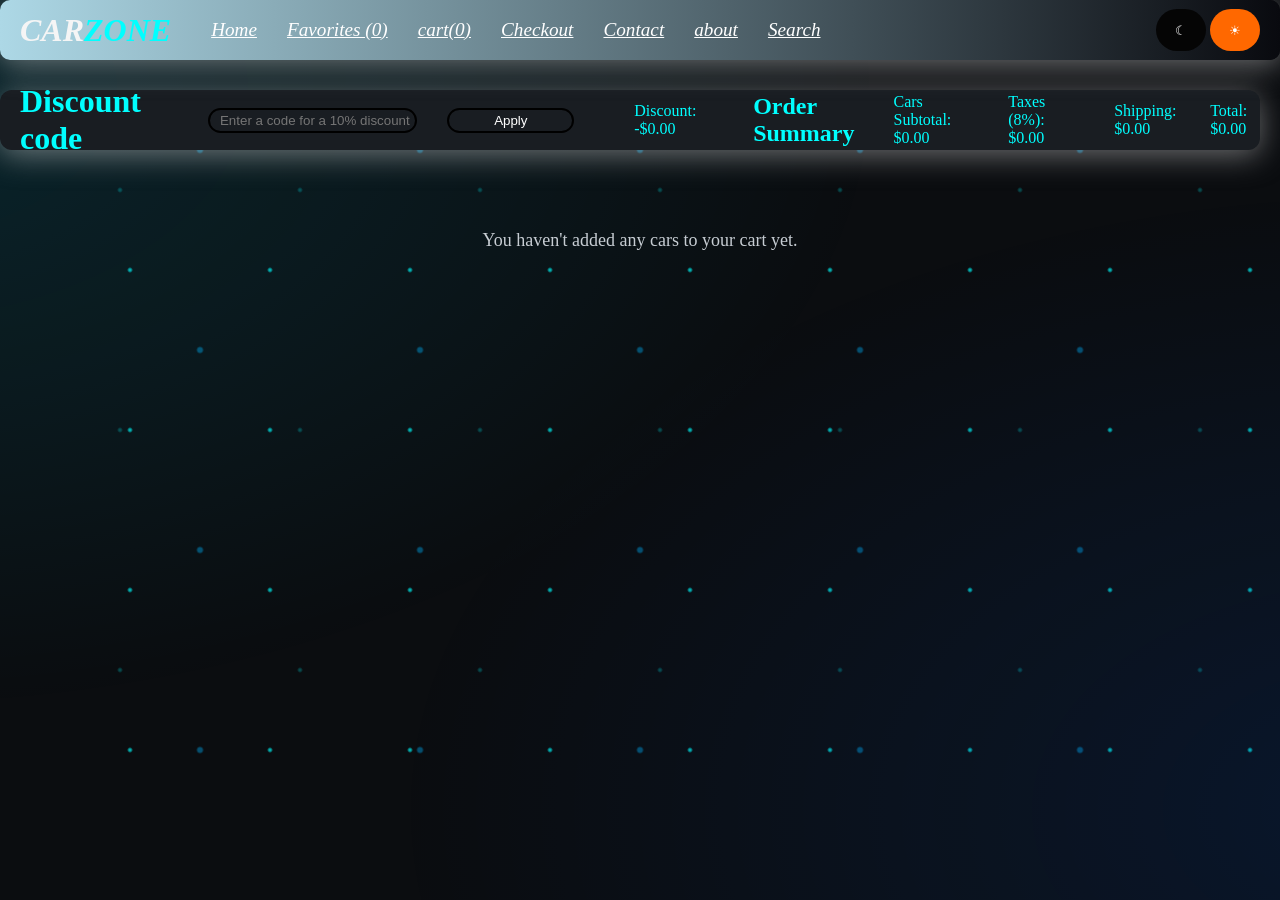
<file: cart.html>
<!DOCTYPE html>
<html lang="en">
<head>
    <meta charset="UTF-8">
    <meta name="viewport" content="width=device-width, initial-scale=1.0">
    <title>Document</title>
    <link rel="stylesheet" href="cart.css">
</head>
<body>
    <header>
        <div class="left-side">
            <h1 style="font-style: italic;">CAR<span style="color: aqua;">ZONE</span></h1>
            <ul>
                <li><a href="home.html">Home</a></li>
                <li><a href="favorites.html">Favorites (<span id="favorites-count">0</span>)</a></li>
                <li><a href="./cart.html" id="cart-toggle">cart(<span id="cart-count">0</span>)</a></li>
                <li><a href="./checkout.html">Checkout</a></li>
                <li><a href="./contact.html">Contact</a></li>
                <li><a href="./about.html">about</a></li>
                <li><a href="search.html">Search</a></li>
            </ul>
        </div>
        <div class="right-side">
            <div class="dark-light">
                <button onclick="showdark()" class=" switch dark" aria-label="Dark mode"><span class=" moon">☾</span></button>
                <button onclick="showlight()" class="switch light" aria-label="Light mode"><span class="sun">☀</span></button>
            </div>
        </div>
    </header>
    <div class="summaries" id="summaries">
        <div class="coupon">
            <h1>Discount code</h1>
            <input id="discount-code" type="text" placeholder="Enter a code for a 10% discount">
            <button id="apply-discount" type="button">Apply</button>
            <p id="discount-message"></p>
            <div class="summary-row">
                <span>Discount:</span>
                <span>-$<span id="cart-discount">0.00</span></span>
            </div>
        </div>
    <h2>Order Summary</h2>
    <div class="summary-row">
        <span>Cars Subtotal:</span>
        <span>$<span id="cart-subtotal">0.00</span></span>
    </div>
    <div class="summary-row">
        <span>Taxes (8%):</span>
        <span>$<span id="cart-tax">0.00</span></span>
    </div>
    <div class="summary-row">
        <span>Shipping:</span>
        <span>$<span id="cart-shipping">0.00</span></span>
    </div>
    <div class="summary-row final-total">
        <span>Total:</span>
        <span>$<span id="cart-total">0.00</span></span>
    </div>
    </div>
    <div id="cart-container" class="cars-container"></div>

      <p id="empty-message" hidden> You haven't added any cars to your cart yet.</p>



    <script src="./cart.js" defer></script>
</body>
</html>
</file>
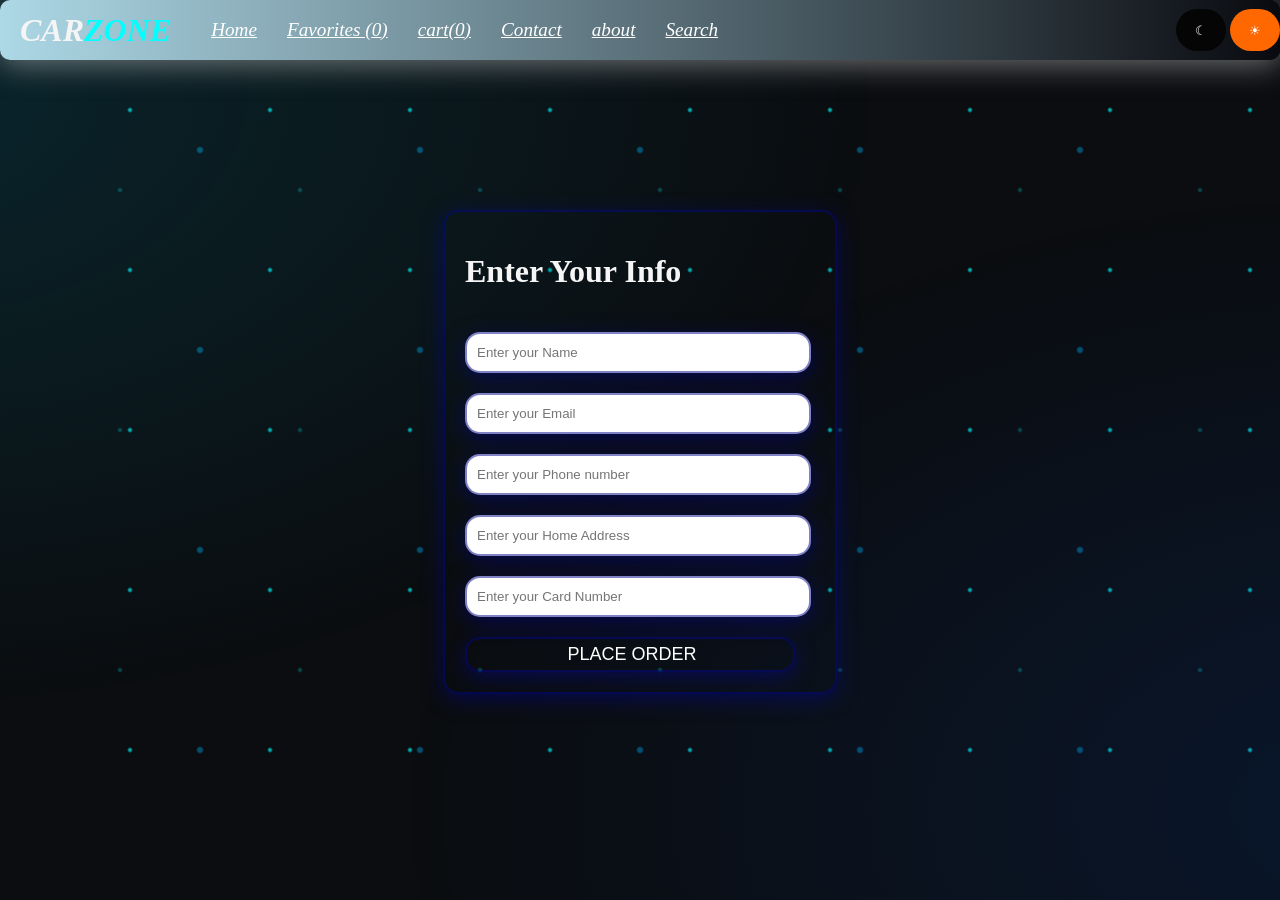
<file: checkout.html>
<!DOCTYPE html>
<html lang="en">
<head>
    <meta charset="UTF-8">
    <meta name="viewport" content="width=device-width, initial-scale=1.0">
    <title>Document</title>
    <link rel="stylesheet" href="checkout.css">
</head>
<body>
    <header>
        <div class="left-side">
            <h1 style="font-style: italic;">CAR<span style="color: aqua;">ZONE</span></h1>
            <ul>
                <li><a href="home.html">Home</a></li>
                <li><a href="./favorites.html">Favorites (<span id="favorites-count">0</span>)</a></li>
                <li><a href="./cart.html" id="cart-toggle">cart(<span id="cart-count">0</span>)</a></li>
                <li><a href="./contact.html">Contact</a></li>
                <li><a href="./about.html">about</a></li>
                <li><a href="search.html">Search</a></li>
            </ul>
        </div>
        <div class="right-side">
            <div class="dark-light">
                <button onclick="showdark()" class=" switch dark" aria-label="Dark mode"><span class=" moon">☾</span></button>
                <button onclick="showlight()" class="switch light" aria-label="Light mode"><span class="sun">☀</span></button>
            </div>
        </div>
    </header>
    <div class="main">
        <div class="checkout" id="checkout">
        <h1>Enter Your Info</h1>
        <input class="inputs" type="text" placeholder="Enter your Name" required>
        <input class="inputs" type="email" placeholder="Enter your Email" required>
        <input class="inputs" type="number" placeholder="Enter your Phone number" required>
        <input class="inputs" type="text" placeholder="Enter your Home Address" required>
        <input class="inputs" type="number" placeholder="Enter your Card Number" required>
        <button onclick="placeorder()" id="place-order" type="button">PLACE ORDER</button>
    </div>
    </div>








    <script src="./checkout.js"></script>
</body>
</html>
</file>
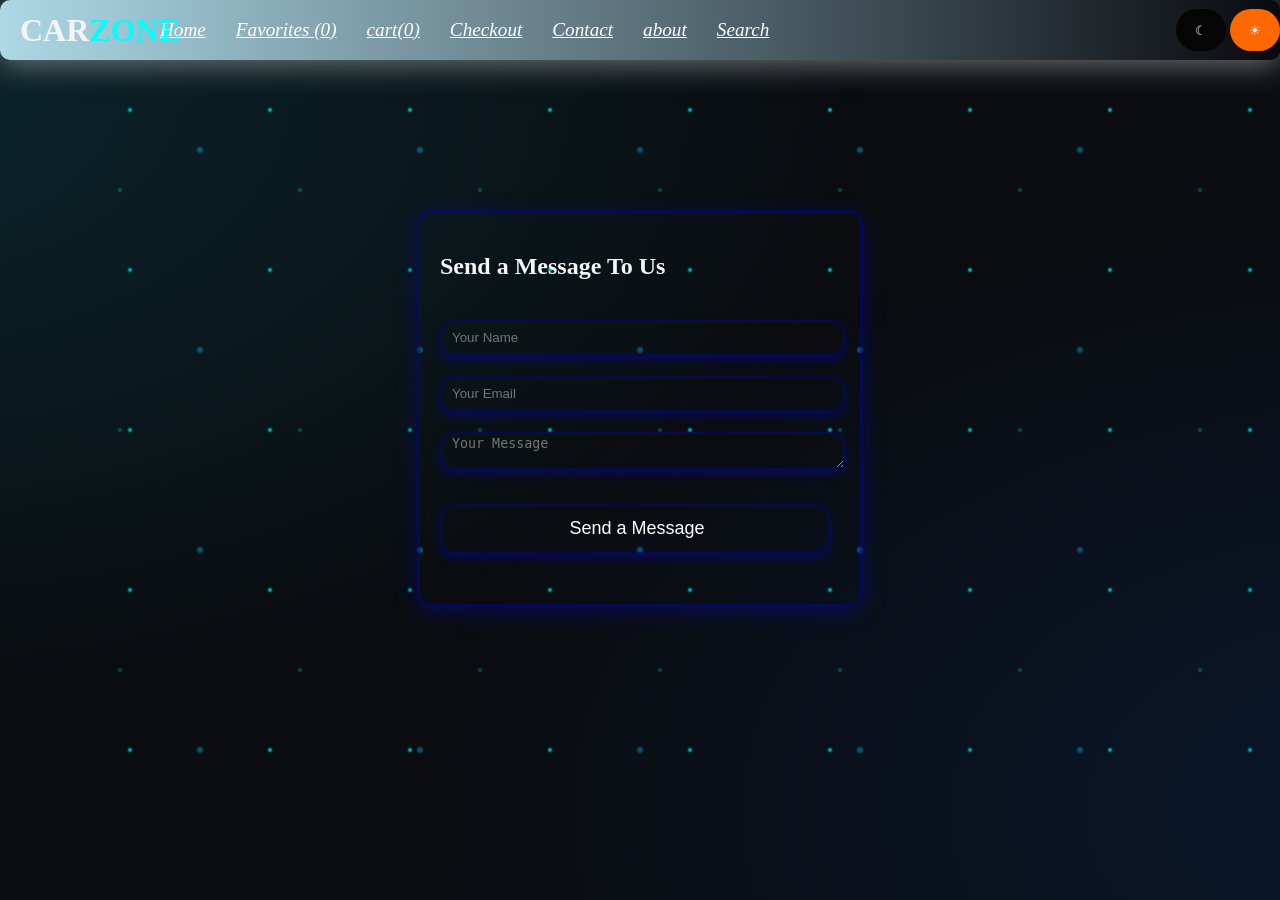
<file: contact.html>
<!doctype html>
<html lang="en">
<head>
  <meta charset="UTF-8">
  <meta name="viewport" content="width=device-width, initial-scale=1.0">
  <title>CARZONE - Contact</title>
  <link rel="stylesheet" href="contact.css">
  <script src="contact.js" defer></script>
</head>
<body>
  <header>
    <div class="left-side">
      <h1 class="logo">CAR<span style="color:aqua">ZONE</span></h1>
      <ul>
        <li><a href="home.html">Home</a></li>
        <li><a href="favorites.html">Favorites (<span id="favorites-count">0</span>)</a></li>
        <li><a href="./cart.html" id="cart-toggle">cart(<span id="cart-count">0</span>)</a></li>
        <li><a href="./checkout.html">Checkout</a></li>
        <li><a href="./contact.html">Contact</a></li>
        <li><a href="./about.html">about</a></li>
        <li><a href="search.html">Search</a></li>
      </ul>
    </div>
    <div class="right-side">
      <div class="dark-light">
        <button onclick="showdark()" class="switch dark" aria-label="Dark mode"><span>☾</span></button>
        <button onclick="showlight()" class="switch light" aria-label="Light mode"><span>☀</span></button>
      </div>
    </div>
  </header>
  <main class="main">
    <form id="contact-form">
      <h2>Send a Message To Us</h2>
      <input type="text" id="name" name="name" placeholder="Your Name" required>
      <input type="email" id="email" name="email" placeholder="Your Email" required>
      <textarea id="message" name="message" placeholder="Your Message" required></textarea>
      <button type="submit">Send a Message</button>
    </form>
  </main>
  <div id="notification" role="status" aria-live="polite"></div>
</body>
</html>
</file>
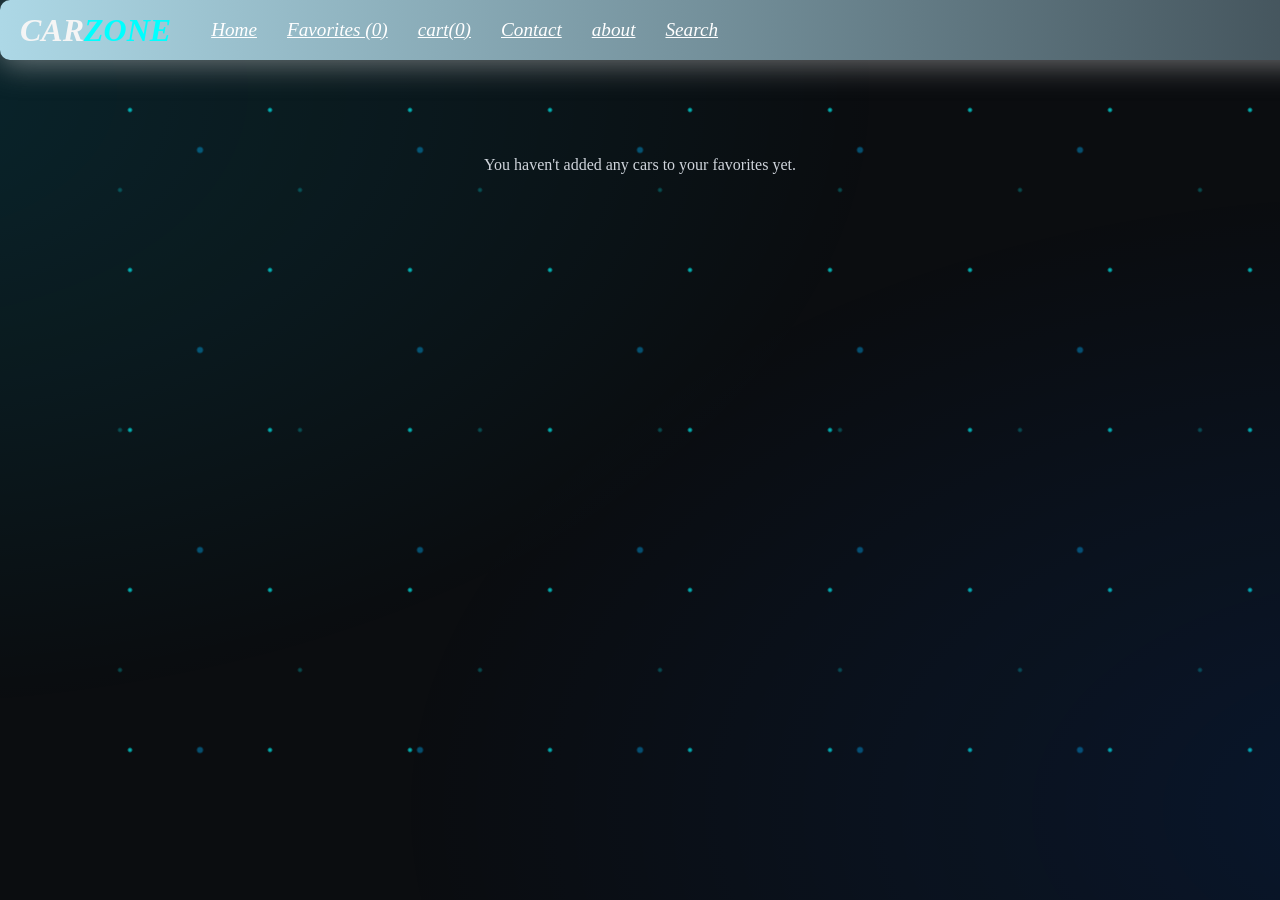
<file: favorites.html>
<!DOCTYPE html>
<html lang="en">
<head>
    <meta charset="UTF-8">
    <meta name="viewport" content="width=device-width, initial-scale=1.0">
    <title>Document</title>
    <link rel="stylesheet" href="favorites.css">
</head>
<body>
    <header>
        <div class="left-side">
            <h1 style="font-style: italic;">CAR<span style="color: aqua;">ZONE</span></h1>
            <ul>
                <li><a href="home.html">Home</a></li>
                <li><a href="favorites.html">Favorites (<span id="favorites-count">0</span>)</a></li>
                <li><a href="./cart.html" id="cart-toggle">cart(<span id="cart-count">0</span>)</a></li>
                <li><a href="./contact.html">Contact</a></li>
                <li><a href="./about.html">about</a></li>
                <li><a href="search.html">Search</a></li>
            </ul>
        </div>
        <div class="right-side">
            <div class="dark-light">
                <button onclick="showdark()" class=" switch dark" aria-label="Dark mode"><span class=" moon">☾</span></button>
                <button onclick="showlight()" class="switch light" aria-label="Light mode"><span class="sun">☀</span></button>
            </div>
        </div>
    </header>
    <div id="cars-container" class="cars-container"></div>
    <p id="empty-message" hidden>You haven't added any cars to your favorites yet.</p>















    <script src="./favorites.js" defer></script>
</body>
</html>
</file>
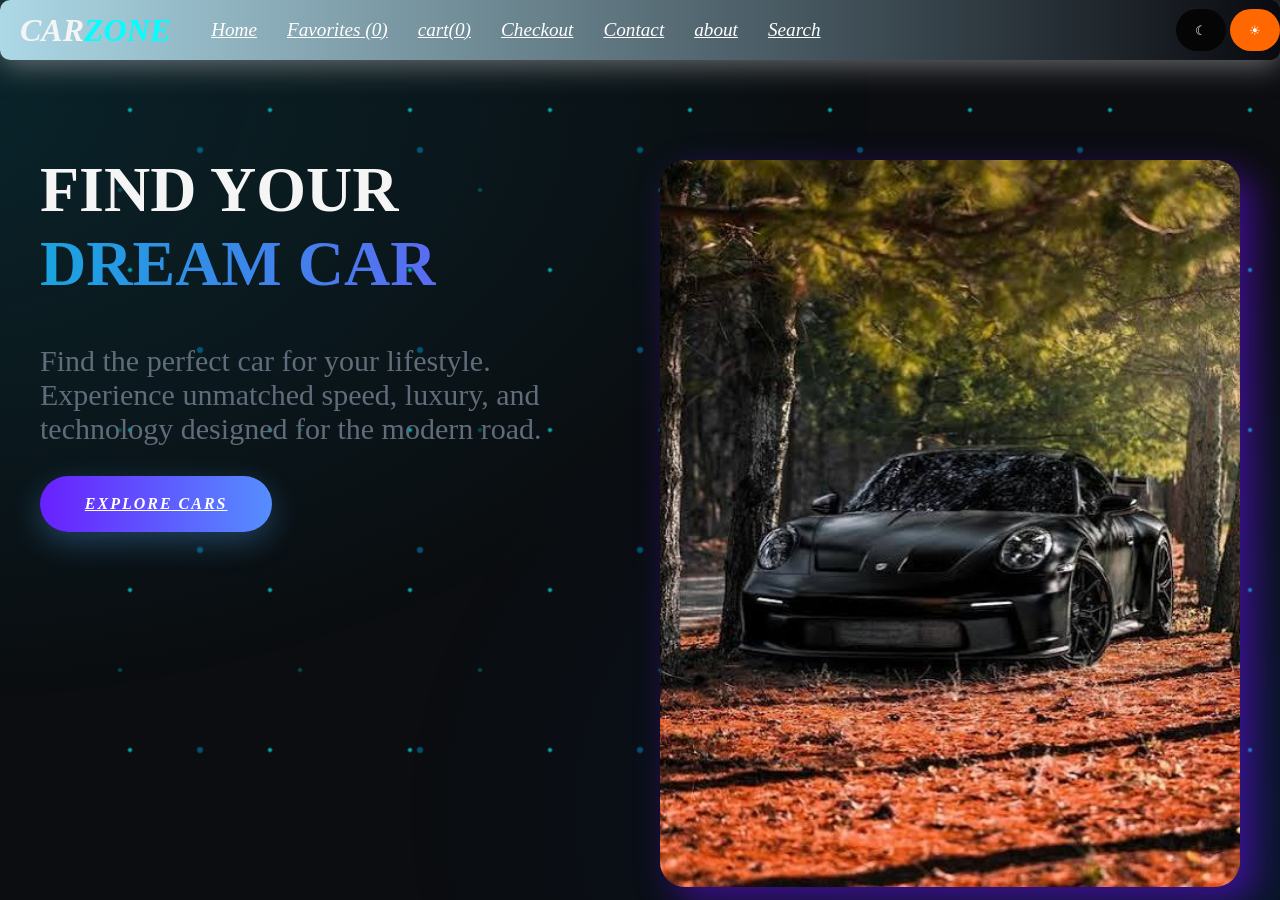
<file: home.html>
<!DOCTYPE html>
<html lang="en">
<head>
    <meta charset="UTF-8">
    <meta name="viewport" content="width=device-width, initial-scale=1.0">
    <title>Document</title>
    <link rel="stylesheet" href="./home.css">
</head>
<body>
    <header>
        <div class="left-side">
            <h1 style="font-style: italic;">CAR<span style="color: aqua;">ZONE</span></h1>
            <ul>
                <li><a href="">Home</a></li>
                <li><a href="./favorites.html">Favorites (<span id="favorites-count">0</span>)</a></li>
                <li><a href="./cart.html" id="cart-toggle">cart(<span id="cart-count">0</span>)</a></li>
                <li><a href="./checkout.html">Checkout</a></li>
                <li><a href="./contact.html">Contact</a></li>
                <li><a href="./about.html">about</a></li>
                <li><a href="search.html">Search</a></li>
            </ul>
        </div>
        <div class="right-side">
            <div class="dark-light">
                <button onclick="showdark()" class=" switch dark" aria-label="Dark mode"><span class=" moon">☾</span></button>
                <button onclick="showlight()" class="switch light" aria-label="Light mode"><span class="sun">☀</span></button>
            </div>
        </div>
    </header>
    <div class="hero-section">
        <div class="first-half">
            <h1 class="dreamcar">FIND YOUR <span>DREAM CAR</span></h1>
        <p class="text">Find the perfect car for your lifestyle. Experience unmatched speed, luxury, and technology designed for the modern road.</p>
        <button class="explore"><a href="search.html">EXPLORE CARS</a></button>
        </div>
        <div class="second-half">
            <img class="porsche" src="images.jpg" alt="">

        </div>
    </div>


    <script src="./home.js"></script>
</body>
</html>
</file>
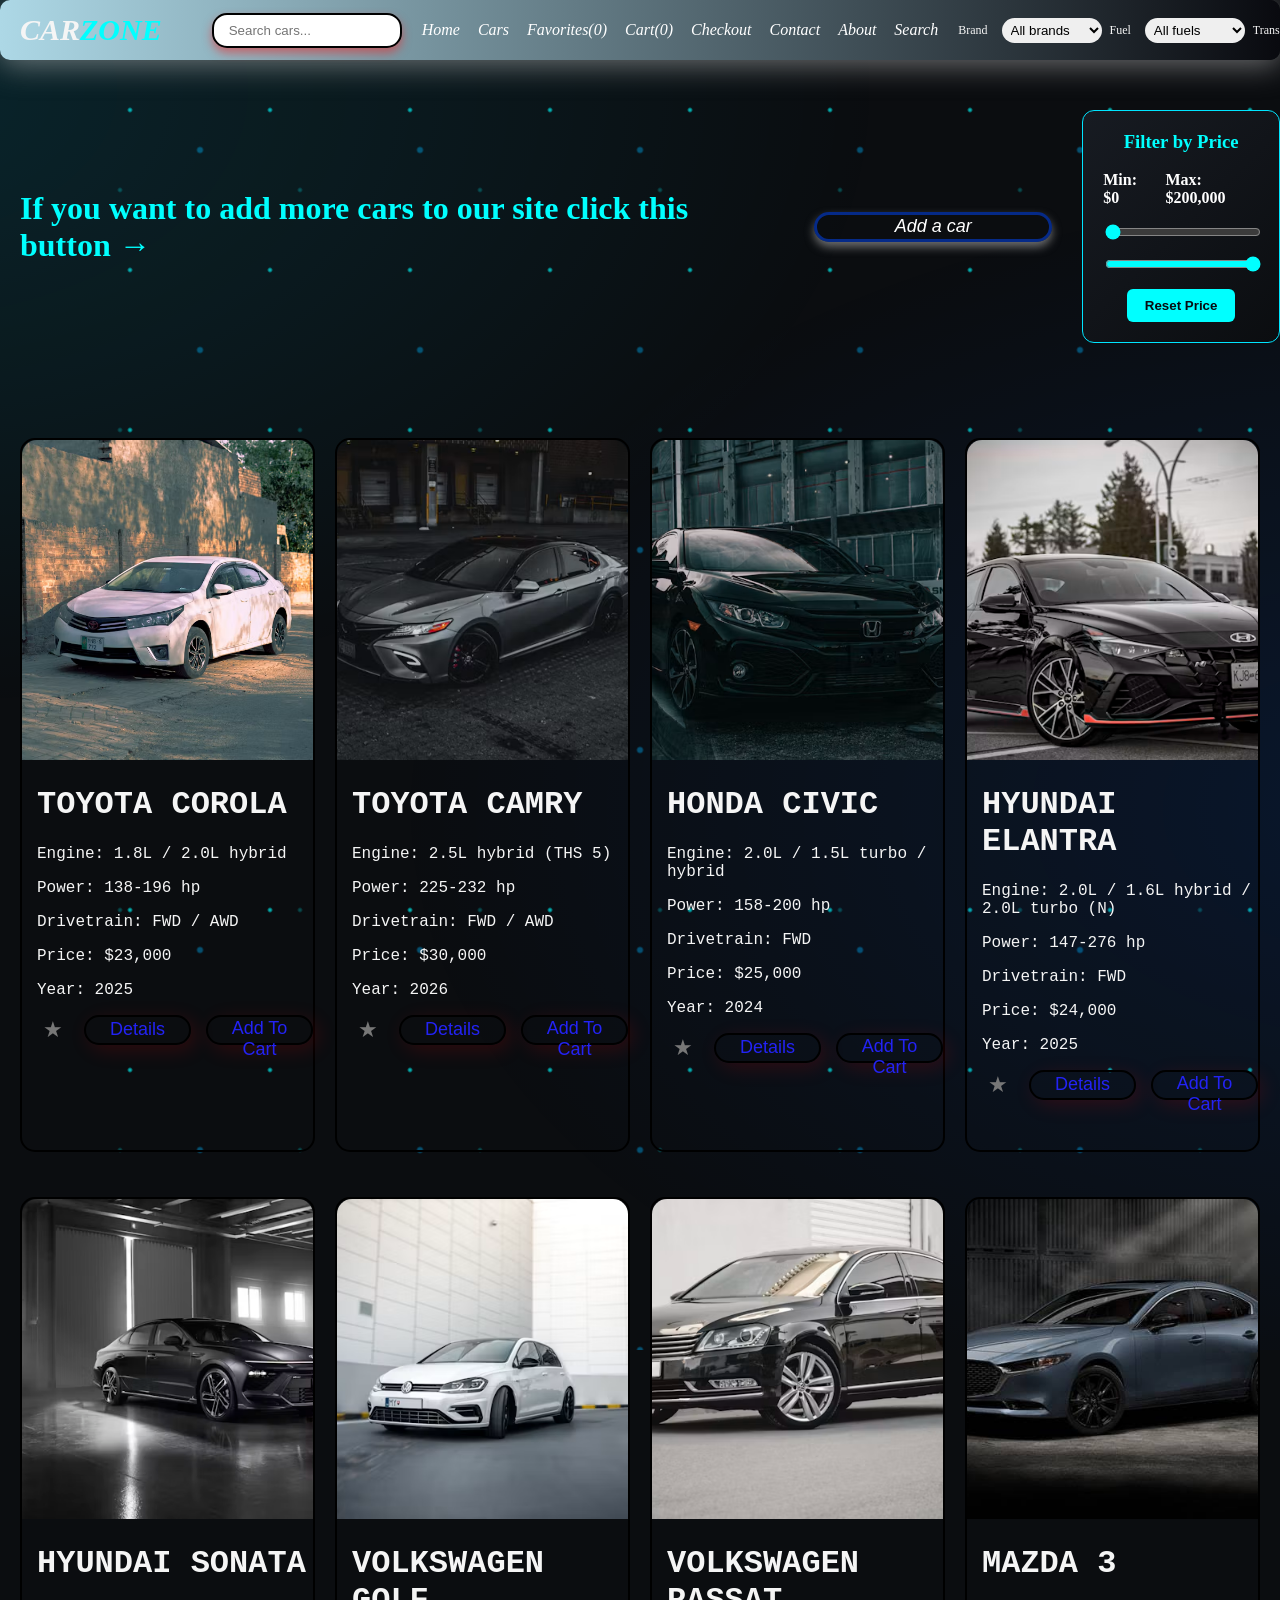
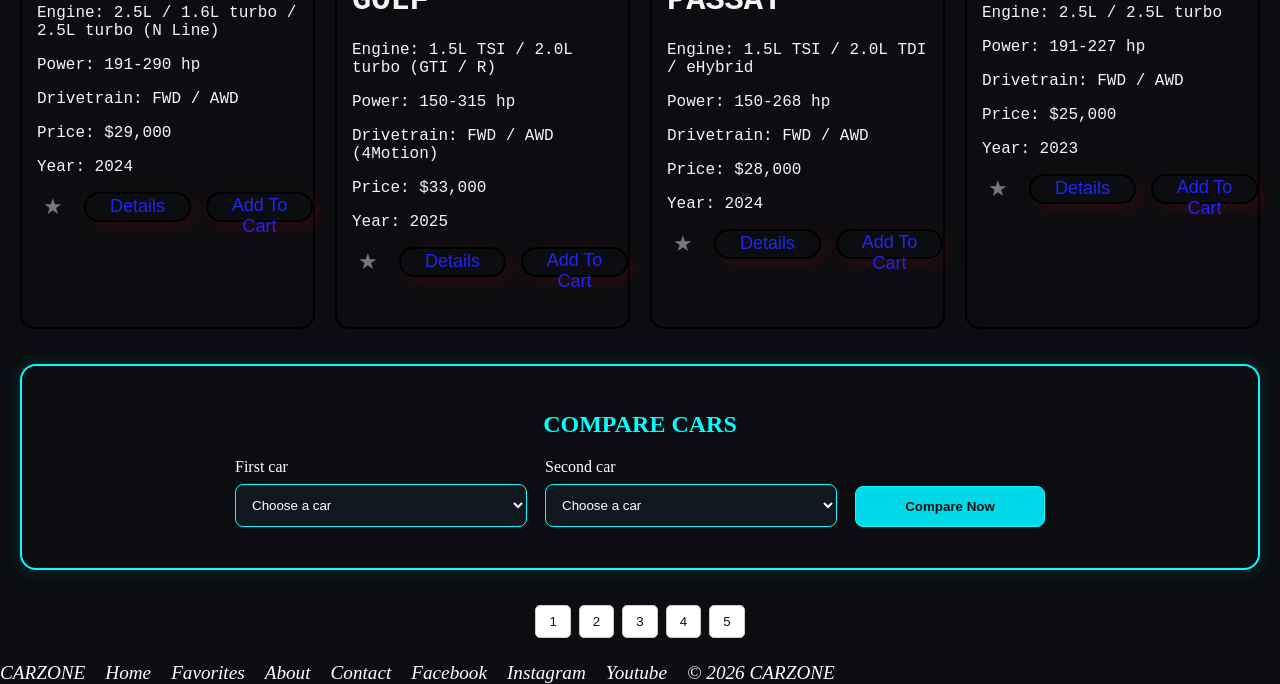
<file: search.html>
<!doctype html>
<html lang="en">
  <head>
    <meta charset="UTF-8" />
    <meta name="viewport" content="width=device-width, initial-scale=1.0" />
    <title>Document</title>
    <link rel="stylesheet" href="search.css" />
  </head>
  <body>
    <div id="cart-notification" class="cart-notification">
      <span id="notification-message"></span>
    </div>
    <div id="favorites-notification" class="cart-notification">
      <span id="favorites-notification-message"></span>
    </div>
<header>
  <div class="header-top">
    <h1 class="carzone-logo" style="font-style: italic;">
      CAR<span style="color: aqua;">ZONE</span>
    </h1>
    <input id="search" class="search" type="search" placeholder="Search cars..." />
    <button class="menu-toggle" id="menu-toggle" type="button"
      aria-label="Open menu" aria-expanded="false">
      <span></span>
      <span></span>
      <span></span>
    </button>
  </div>
  <div class="mobile-menu-panel" id="mobile-menu-panel">
    <nav class="nav-menu">
      <a href="home.html">Home</a>
      <a href="cars.html">Cars</a>
      <a href="./favorites.html" id="favorites-toggle">Favorites(<span id="favorites-count">0</span>)</a>
      <a href="./cart.html" id="cart-toggle">Cart(<span id="cart-count">0</span>)</a>
      <a href="./checkout.html">Checkout</a>
      <a href="./contact.html">Contact</a>
      <a href="./about.html">About</a>
      <a href="./search.html">Search</a>
    </nav>
    <div class="filter-controls">
      <label>Brand
        <select name="filter-brand" id="filter-brand">
          <option value="all">All brands</option>
          <option value="toyota">Toyota</option>
          <option value="honda">Honda</option>
          <option value="hyundai">Hyundai</option>
          <option value="volkswagen">Volkswagen</option>
          <option value="mazda">Mazda</option>
          <option value="nissan">Nissan</option>
          <option value="kia">Kia</option>
          <option value="subaru">Subaru</option>
          <option value="ford">Ford</option>
          <option value="jeep">Jeep</option>
          <option value="bmw">BMW</option>
          <option value="mercedes">Mercedes</option>
          <option value="audi">Audi</option>
          <option value="lexus">Lexus</option>
          <option value="porsche">Porsche</option>
          <option value="range-rover">Range Rover</option>
          <option value="tesla">Tesla</option>
          <option value="byd">BYD</option>
          <option value="corvete">Corvette</option>
          <option value="masserati">Maserati</option>
        </select>
      </label>
      <label>Fuel
        <select name="filter-fuel" id="filter-fuel">
          <option value="all">All fuels</option>
          <option value="petrol">Petrol</option>
          <option value="diesel">Diesel</option>
          <option value="hybrid">Hybrid</option>
          <option value="electric">Electric</option>
        </select>
      </label>
      <label>Transmission
        <select name="filter-mechanic" id="filter-mechanic">
          <option value="all">All</option>
          <option value="automatic">Automatic</option>
          <option value="manual">Manual</option>
        </select>
      </label>
      <label>Price type
        <select name="filter-min" id="filter-min">
          <option value="all">All prices</option>
          <option value="min">Min price</option>
          <option value="max">Max price</option>
        </select>
      </label>
      <label>Sort by
        <select name="sort" id="sort">
          <option value="default">Default</option>
          <option value="low-to-high">Price: Low → High</option>
          <option value="high-to-low">Price: High → Low</option>
          <option value="a-to-z">Name: A → Z</option>
          <option value="z-to-a">Name: Z → A</option>
          <option value="newest-to-oldest">Year: Newest</option>
          <option value="oldest-to-newest">Year: Oldest</option>
        </select>
      </label>
    </div>
    <div class="dark-light">
      <button onclick="showdark()" class="switch dark" aria-label="Dark mode">
        <span class="moon">☾</span>
      </button>
      <button onclick="showlight()" class="switch light" aria-label="Light mode">
        <span class="sun">☀</span>
      </button>
    </div>
  </div>
</header>
    <div class="add-div">
      <div class="left-">
        <h1>If you want to add more cars to our site click this button →</h1>
      <button id="add-car" type="button">
        <a href="./add.html">Add a car</a>
      </div>
      <div class="right-">

<div class="price-range-box">
    <h3>Filter by Price</h3>
    <div class="price-range-values">
        <span>Min: $<span id="min-price-value">0</span></span>
        <span>Max: $<span id="max-price-value">200000</span></span>
    </div>
    <div class="price-slider-container">
        <input
            type="range"
            id="min-price-slider"
            min="0"
            max="200000"
            step="500"
            value="0"
        >
        <input
            type="range"
            id="max-price-slider"
            min="0"
            max="200000"
            step="500"
            value="200000"
        >
    </div>
    <button type="button" id="reset-price-slider">Reset Price</button>
</div>

      </div>
    </div>
    <div id="cars-container" class="cars-container">
      <div
        data-year="2025"
        data-minimum="min"
        data-price="23000"
        data-fuel="petrol"
        data-mechanic="manual"
        data-brand="toyota"
        class="car-card"
      >
        <img src="./toyota corola.avif" alt="" />
        <div class="texts">
          <h1>TOYOTA COROLA</h1>
          <p>Engine: 1.8L / 2.0L hybrid</p>
          <p>Power: 138-196 hp</p>
          <p>Drivetrain: FWD / AWD</p>
          <p>Price: $23,000</p>
          <p>Year: 2025</p>
          <div class="fav-det-add">
            <button class="fav-btn">★</button>
            <button class="details-btn">Details</button>
            <button class="add-btn">Add To Cart</button>
          </div>
        </div>
      </div>
      <div
        data-year="2026"
        data-price="30000"
        data-fuel="hybrid"
        data-mechanic="automatic"
        data-brand="toyota"
        class="car-card"
      >
        <img src="./toyota camry.avif" alt="" />
        <div class="texts">
          <h1>TOYOTA CAMRY</h1>
          <p>Engine: 2.5L hybrid (THS 5)</p>
          <p>Power: 225-232 hp</p>
          <p>Drivetrain: FWD / AWD</p>
          <p>Price: $30,000</p>
          <p>Year: 2026</p>
          <div class="fav-det-add">
            <button class="fav-btn">★</button>
            <button class="details-btn">Details</button>
            <button class="add-btn">Add To Cart</button>
          </div>
        </div>
      </div>
      <div
        data-year="2024"
        data-price="25000"
        data-fuel="petrol"
        data-mechanic="manual"
        data-brand="honda"
        class="car-card"
      >
        <img src="./honda civic.avif" alt="" />
        <div class="texts">
          <h1>HONDA CIVIC</h1>
          <p>Engine: 2.0L / 1.5L turbo / hybrid</p>
          <p>Power: 158-200 hp</p>
          <p>Drivetrain: FWD</p>
          <p>Price: $25,000</p>
          <p>Year: 2024</p>
          <div class="fav-det-add">
            <button class="fav-btn">★</button>
            <button class="details-btn">Details</button>
            <button class="add-btn">Add To Cart</button>
          </div>
        </div>
      </div>
      <div
        data-year="2025"
        data-price="24000"
        data-fuel="petrol"
        data-mechanic="manual"
        data-brand="hyundai"
        class="car-card"
      >
        <img src="./hyundai elantra.avif" alt="" />
        <div class="texts">
          <h1>HYUNDAI ELANTRA</h1>
          <p>Engine: 2.0L / 1.6L hybrid / 2.0L turbo (N)</p>
          <p>Power: 147-276 hp</p>
          <p>Drivetrain: FWD</p>
          <p>Price: $24,000</p>
          <p>Year: 2025</p>
          <div class="fav-det-add">
            <button class="fav-btn">★</button>
            <button class="details-btn">Details</button>
            <button class="add-btn">Add To Cart</button>
          </div>
        </div>
      </div>
      <div
        data-year="2024"
        data-price="29000"
        data-fuel="petrol"
        data-mechanic="automatic"
        data-brand="hyundai"
        class="car-card"
      >
        <img src="./hyundai sonata.avif" alt="" />
        <div class="texts">
          <h1>HYUNDAI SONATA</h1>
          <p>Engine: 2.5L / 1.6L turbo / 2.5L turbo (N Line)</p>
          <p>Power: 191-290 hp</p>
          <p>Drivetrain: FWD / AWD</p>
          <p>Price: $29,000</p>
          <p>Year: 2024</p>
          <div class="fav-det-add">
            <button class="fav-btn">★</button>
            <button class="details-btn">Details</button>
            <button class="add-btn">Add To Cart</button>
          </div>
        </div>
      </div>
      <div
        data-year="2025"
        data-price="33000"
        data-fuel="petrol"
        data-mechanic="manual"
        data-brand="volkswagen"
        class="car-card"
      >
        <img src="./volkswagen golf.avif" alt="" />
        <div class="texts">
          <h1>VOLKSWAGEN GOLF</h1>
          <p>Engine: 1.5L TSI / 2.0L turbo (GTI / R)</p>
          <p>Power: 150-315 hp</p>
          <p>Drivetrain: FWD / AWD (4Motion)</p>
          <p>Price: $33,000</p>
          <p>Year: 2025</p>
          <div class="fav-det-add">
            <button class="fav-btn">★</button>
            <button class="details-btn">Details</button>
            <button class="add-btn">Add To Cart</button>
          </div>
        </div>
      </div>
      <div
        data-year="2024"
        data-price="28000"
        data-fuel="petrol"
        data-mechanic="automatic"
        data-brand="volkswagen"
        class="car-card"
      >
        <img src="./volkswagen passat.avif" alt="" />
        <div class="texts">
          <h1>VOLKSWAGEN PASSAT</h1>
          <p>Engine: 1.5L TSI / 2.0L TDI / eHybrid</p>
          <p>Power: 150-268 hp</p>
          <p>Drivetrain: FWD / AWD</p>
          <p>Price: $28,000</p>
          <p>Year: 2024</p>
          <div class="fav-det-add">
            <button class="fav-btn">★</button>
            <button class="details-btn">Details</button>
            <button class="add-btn">Add To Cart</button>
          </div>
        </div>
      </div>
      <div
        data-year="2023"
        data-price="25000"
        data-fuel="petrol"
        data-mechanic="manual"
        data-brand="mazda"
        class="car-card"
      >
        <img src="./mazda 3.jpg" alt="" />
        <div class="texts">
          <h1>MAZDA 3</h1>
          <p>Engine: 2.5L / 2.5L turbo</p>
          <p>Power: 191-227 hp</p>
          <p>Drivetrain: FWD / AWD</p>
          <p>Price: $25,000</p>
          <p>Year: 2023</p>
          <div class="fav-det-add">
            <button class="fav-btn">★</button>
            <button class="details-btn">Details</button>
            <button class="add-btn">Add To Cart</button>
          </div>
        </div>
      </div>
      <div
        data-year="2025"
        data-price="24000"
        data-fuel="petrol"
        data-mechanic="automatic"
        data-brand="nissan"
        class="car-card"
      >
        <img src="./nissan sentra.jpg" alt="" />
        <div class="texts">
          <h1>NISSAN SENTRA</h1>
          <p>Engine: 2.0L four-cylinder</p>
          <p>Power: 149 hp</p>
          <p>Drivetrain: FWD</p>
          <p>Price: $24,000</p>
          <p>Year: 2025</p>
          <div class="fav-det-add">
            <button class="fav-btn">★</button>
            <button class="details-btn">Details</button>
            <button class="add-btn">Add To Cart</button>
          </div>
        </div>
      </div>
      <div
        data-year="2026"
        data-price="32000"
        data-fuel="hybrid"
        data-mechanic="automatic"
        data-brand="toyota"
        class="car-card"
      >
        <img src="./toyota rav4.avif" alt="" />
        <div class="texts">
          <h1>TOYOTA RAV4</h1>
          <p>Engine: 2.5L hybrid / plug-in hybrid (Prime)</p>
          <p>Power: 203-302 hp</p>
          <p>Drivetrain: FWD / AWD</p>
          <p>Price: $32,000</p>
          <p>Year: 2026</p>
          <div class="fav-det-add">
            <button class="fav-btn">★</button>
            <button class="details-btn">Details</button>
            <button class="add-btn">Add To Cart</button>
          </div>
        </div>
      </div>
      <div
        data-year="2023"
        data-price="31000"
        data-fuel="petrol"
        data-mechanic="automatic"
        data-brand="honda"
        class="car-card"
      >
        <img src="./honda crv.avif" alt="" />
        <div class="texts">
          <h1>HONDA CR-V</h1>
          <p>Engine: 1.5L turbo / 2.0L hybrid</p>
          <p>Power: 190-204 hp</p>
          <p>Drivetrain: FWD / AWD</p>
          <p>Price: $31,000</p>
          <p>Year: 2023</p>
          <div class="fav-det-add">
            <button class="fav-btn">★</button>
            <button class="details-btn">Details</button>
            <button class="add-btn">Add To Cart</button>
          </div>
        </div>
      </div>
      <div
        data-year="2024"
        data-price="30000"
        data-fuel="petrol"
        data-mechanic="automatic"
        data-brand="nissan"
        class="car-card"
      >
        <img src="./nissan rogue.avif" alt="" />
        <div class="texts">
          <h1>NISSAN ROGUE(X-Trail)</h1>
          <p>Engine: 1.5L VC-Turbo three-cylinder</p>
          <p>Power: 201 hp</p>
          <p>Drivetrain: FWD / AWD</p>
          <p>Price: $30,000</p>
          <p>Year: 2024</p>
          <div class="fav-det-add">
            <button class="fav-btn">★</button>
            <button class="details-btn">Details</button>
            <button class="add-btn">Add To Cart</button>
          </div>
        </div>
      </div>
      <div
        data-year="2025"
        data-price="29000"
        data-fuel="petrol"
        data-mechanic="automatic"
        data-brand="hyundai"
        class="car-card"
      >
        <img src="./hyundai tucson.avif" alt="" />
        <div class="texts">
          <h1>HYUNDAI TUCSON</h1>
          <p>Engine: 2.5L / 1.6L turbo hybrid / plug-in hybrid</p>
          <p>Power: 187-268 hp</p>
          <p>Drivetrain: FWD / AWD</p>
          <p>Price: $29,000</p>
          <p>Year: 2025</p>
          <div class="fav-det-add">
            <button class="fav-btn">★</button>
            <button class="details-btn">Details</button>
            <button class="add-btn">Add To Cart</button>
          </div>
        </div>
      </div>
      <div
        data-year="2026"
        data-price="29000"
        data-fuel="petrol"
        data-mechanic="automatic"
        data-brand="kia"
        class="car-card"
      >
        <img src="./kia sportage.jpg" alt="" />
        <div class="texts">
          <h1>KIA SPORTAGE</h1>
          <p>Engine: 2.5L / 1.6L hybrid / plug-in hybrid</p>
          <p>Power: 187-261 hp</p>
          <p>Drivetrain: FWD / AWD</p>
          <p>Price: $29,000</p>
          <p>Year: 2026</p>
          <div class="fav-det-add">
            <button class="fav-btn">★</button>
            <button class="details-btn">Details</button>
            <button class="add-btn">Add To Cart</button>
          </div>
        </div>
      </div>
      <div
        data-year="2025"
        data-price="31000"
        data-fuel="petrol"
        data-mechanic="automatic"
        data-brand="subaru"
        class="car-card"
      >
        <img src="./subaru forester.avif" alt="" />
        <div class="texts">
          <h1>SUBARU FORESTER</h1>
          <p>Engine: 2.5L four-cylinder Boxer</p>
          <p>Power: 180 hp</p>
          <p>Drivetrain: Symmetrical AWD</p>
          <p>Price: $31,000</p>
          <p>Year: 2025</p>
          <div class="fav-det-add">
            <button class="fav-btn">★</button>
            <button class="details-btn">Details</button>
            <button class="add-btn">Add To Cart</button>
          </div>
        </div>
      </div>
      <div
        data-year="2024"
        data-price="30000"
        data-fuel="petrol"
        data-mechanic="automatic"
        data-brand="mazda"
        class="car-card"
      >
        <img src="./mazda cx5.avif" alt="" />
        <div class="texts">
          <h1>MAZDA CX-5</h1>
          <p>Engine: 2.5L / 2.5L turbo</p>
          <p>Power: 187-256 hp</p>
          <p>Drivetrain: AWD</p>
          <p>Price: $30,000</p>
          <p>Year: 2024</p>
          <div class="fav-det-add">
            <button class="fav-btn">★</button>
            <button class="details-btn">Details</button>
            <button class="add-btn">Add To Cart</button>
          </div>
        </div>
      </div>
      <div
        data-year="2025"
        data-price="39000"
        data-fuel="petrol"
        data-mechanic="automatic"
        data-brand="ford"
        class="car-card"
      >
        <img src="./ford explorer.avif" alt="" />
        <div class="texts">
          <h1>FORD EXPLORER</h1>
          <p>Engine: 2.3L EcoBoost / 3.0L EcoBoost V6</p>
          <p>Power: 300-400 hp</p>
          <p>Drivetrain: RWD / AWD</p>
          <p>Price: $39,000</p>
          <p>Year: 2025</p>
          <div class="fav-det-add">
            <button class="fav-btn">★</button>
            <button class="details-btn">Details</button>
            <button class="add-btn">Add To Cart</button>
          </div>
        </div>
      </div>
      <div
        data-year="2023"
        data-price="41000"
        data-fuel="petrol"
        data-mechanic="automatic"
        data-brand="jeep"
        class="car-card"
      >
        <img src="./jeep grand cherokee.avif" alt="" />
        <div class="texts">
          <h1>JEEP GRAND CHEROKEE</h1>
          <p>Engine: 3.6L V6 / 2.0L turbo plug-in hybrid (4xe)</p>
          <p>Power: 293-375 hp</p>
          <p>Drivetrain: RWD / 4WD</p>
          <p>Price: $41,000</p>
          <p>Year: 2023</p>
          <div class="fav-det-add">
            <button class="fav-btn">★</button>
            <button class="details-btn">Details</button>
            <button class="add-btn">Add To Cart</button>
          </div>
        </div>
      </div>
      <div
        data-year="2024"
        data-price="58000"
        data-fuel="petrol"
        data-mechanic="automatic"
        data-brand="toyota"
        class="car-card"
      >
        <img src="./toyota land cruiser.avif" alt="" />
        <div class="texts">
          <h1>TOYOTA LAND CRUISER</h1>
          <p>Engine: 2.4L turbo hybrid (i-FORCE MAX) / 2.8L diesel</p>
          <p>Power: 204-326 hp</p>
          <p>Drivetrain: Full-time 4WD</p>
          <p>Price: $58,000</p>
          <p>Year: 2024</p>
          <div class="fav-det-add">
            <button class="fav-btn">★</button>
            <button class="details-btn">Details</button>
            <button class="add-btn">Add To Cart</button>
          </div>
        </div>
      </div>
      <div
        data-year="2025"
        data-price="46000"
        data-fuel="petrol"
        data-mechanic="manual"
        data-brand="bmw"
        class="car-card"
      >
        <img src="./bmw 3 series.jpg" alt="" />
        <div class="texts">
          <h1>BMW 3 SERIES</h1>
          <p>Engine: 2.0L turbo / 3.0L inline-six (M340i)</p>
          <p>Power: 255-382 hp</p>
          <p>Drivetrain: RWD / xDrive</p>
          <p>Price: $46,000</p>
          <p>Year: 2025</p>
          <div class="fav-det-add">
            <button class="fav-btn">★</button>
            <button class="details-btn">Details</button>
            <button class="add-btn">Add To Cart</button>
          </div>
        </div>
      </div>
      <div
        data-year="2024"
        data-price="50000"
        data-fuel="petrol"
        data-mechanic="automatic"
        data-brand="bmw"
        class="car-card"
      >
        <img src="./bmw 5 series.jpg" alt="" />
        <div class="texts">
          <h1>BMW 5 SERIES</h1>
          <p>Engine: 2.0L turbo / 3.0L inline-six / i5 electric</p>
          <p>Power: 255-593 hp</p>
          <p>Drivetrain: RWD / xDrive</p>
          <p>Price: $50,000</p>
          <p>Year: 2024</p>
          <div class="fav-det-add">
            <button class="fav-btn">★</button>
            <button class="details-btn">Details</button>
            <button class="add-btn">Add To Cart</button>
          </div>
        </div>
      </div>
      <div
        data-year="2026"
        data-price="50000"
        data-fuel="petrol"
        data-mechanic="automatic"
        data-brand="mercedes"
        class="car-card"
      >
        <img src="./mercedes c class.avif" alt="" />
        <div class="texts">
          <h1>MERCEDES-BENZ C-CLASS</h1>
          <p>Engine: 2.0L turbo mild hybrid</p>
          <p>Power: 255-402 hp</p>
          <p>Drivetrain: RWD / 4MATIC</p>
          <p>Price: $50,000</p>
          <p>Year: 2026</p>
          <div class="fav-det-add">
            <button class="fav-btn">★</button>
            <button class="details-btn">Details</button>
            <button class="add-btn">Add To Cart</button>
          </div>
        </div>
      </div>
      <div
        data-year="2024"
        data-price="63000"
        data-fuel="petrol"
        data-mechanic="automatic"
        data-brand="mercedes"
        class="car-card"
      >
        <img src="./mercedes e class.jpg" alt="" />
        <div class="texts">
          <h1>MERCEDES-BENZ E-CLASS</h1>
          <p>Engine: 2.0L turbo / 3.0L inline-six turbo</p>
          <p>Power: 255-375 hp</p>
          <p>Drivetrain: RWD / 4MATIC</p>
          <p>Price: $63,000</p>
          <p>Year: 2024</p>
          <div class="fav-det-add">
            <button class="fav-btn">★</button>
            <button class="details-btn">Details</button>
            <button class="add-btn">Add To Cart</button>
          </div>
        </div>
      </div>
      <div
        data-year="2024"
        data-price="154000"
        data-fuel="petrol"
        data-mechanic="automatic"
        data-brand="mercedes"
        class="car-card"
      >
        <img src="./mercedes g class.avif" alt="" />
        <div class="texts">
          <h1>MERCEDES-BENZ G-CLASS(G63 AMG)</h1>
          <p>Engine: 4.0L twin-turbo V8</p>
          <p>Power: 577 hp</p>
          <p>Drivetrain: Full-time 4WD</p>
          <p>Price: $154,000</p>
          <p>Year: 2024</p>
          <div class="fav-det-add">
            <button class="fav-btn">★</button>
            <button class="details-btn">Details</button>
            <button class="add-btn">Add To Cart</button>
          </div>
        </div>
      </div>
      <div
        data-year="2023"
        data-price="50000"
        data-fuel="petrol"
        data-mechanic="manual"
        data-brand="audi"
        class="car-card"
      >
        <img src="./audi a4.avif" alt="" />
        <div class="texts">
          <h1>AUDI A4 / A5</h1>
          <p>Engine: 2.0L TFSI turbo</p>
          <p>Power: 201-261 hp</p>
          <p>Drivetrain: FWD / quattro AWD</p>
          <p>Price: $50,000</p>
          <p>Year: 2023</p>
          <div class="fav-det-add">
            <button class="fav-btn">★</button>
            <button class="details-btn">Details</button>
            <button class="add-btn">Add To Cart</button>
          </div>
        </div>
      </div>
      <div
        data-year="2025"
        data-price="53000"
        data-fuel="petrol"
        data-mechanic="automatic"
        data-brand="audi"
        class="car-card"
      >
        <img src="./audi q55.jpg" alt="" />
        <div class="texts">
          <h1>AUDI Q5</h1>
          <p>Engine: 2.0L turbo / plug-in hybrid</p>
          <p>Power: 201-362 hp</p>
          <p>Drivetrain: quattro AWD</p>
          <p>Price: $53,000</p>
          <p>Year: 2025</p>
          <div class="fav-det-add">
            <button class="fav-btn">★</button>
            <button class="details-btn">Details</button>
            <button class="add-btn">Add To Cart</button>
          </div>
        </div>
      </div>
      <div
        data-year="2026"
        data-price="51000"
        data-fuel="hybrid"
        data-mechanic="automatic"
        data-brand="lexus"
        class="car-card"
      >
        <img src="./lexus rx.avif" alt="" />
        <div class="texts">
          <h1>LEXUS RX</h1>
          <p>Engine: 2.4L turbo / 2.5L hybrid / plug-in hybrid</p>
          <p>Power: 246-366 hp</p>
          <p>Drivetrain: FWD / AWD</p>
          <p>Price: $51,000</p>
          <p>Year: 2026</p>
          <div class="fav-det-add">
            <button class="fav-btn">★</button>
            <button class="details-btn">Details</button>
            <button class="add-btn">Add To Cart</button>
          </div>
        </div>
      </div>
      <div
        data-year="2024"
        data-price="90000"
        data-fuel="petrol"
        data-mechanic="automatic"
        data-brand="porsche"
        class="car-card"
      >
        <img src="./porsche cayenne.avif" alt="" />
        <div class="texts">
          <h1>PORSCHE CAYENNE</h1>
          <p>Engine: 3.0L turbo V6 / 4.0L twin-turbo V8</p>
          <p>Power: 348-729 hp (Turbo E-Hybrid)</p>
          <p>Drivetrain: AWD</p>
          <p>Price: $90,000</p>
          <p>Year: 2024</p>
          <div class="fav-det-add">
            <button class="fav-btn">★</button>
            <button class="details-btn">Details</button>
            <button class="add-btn">Add To Cart</button>
          </div>
        </div>
      </div>
      <div
        data-year="2023"
        data-price="84000"
        data-fuel="petrol"
        data-mechanic="automatic"
        data-brand="range-rover"
        class="car-card"
      >
        <img src="./rangee.jpg" alt="" />
        <div class="texts">
          <h1>RANGE ROVER SPORT</h1>
          <p>Engine: 3.0L inline-six / 4.4L twin-turbo V8</p>
          <p>Power: 395-626 hp (SV)</p>
          <p>Drivetrain: AWD</p>
          <p>Price: $84,000</p>
          <p>Year: 2023</p>
          <div class="fav-det-add">
            <button class="fav-btn">★</button>
            <button class="details-btn">Details</button>
            <button class="add-btn">Add To Cart</button>
          </div>
        </div>
      </div>
      <div
        data-year="2026"
        data-price="40000"
        data-fuel="electric"
        data-mechanic="automatic"
        data-brand="tesla"
        class="car-card"
      >
        <img src="./tesla model y.avif" alt="" />
        <div class="texts">
          <h1>TESLA MODEL Y</h1>
          <p>Motors: One or two electric motors</p>
          <p>Power: 384-456 hp</p>
          <p>Range: ~450-530 km</p>
          <p>Price: $40,000</p>
          <p>Year: 2026</p>
          <div class="fav-det-add">
            <button class="fav-btn">★</button>
            <button class="details-btn">Details</button>
            <button class="add-btn">Add To Cart</button>
          </div>
        </div>
      </div>
      <div
        data-year="2025"
        data-price="37000"
        data-fuel="electric"
        data-mechanic="automatic"
        data-brand="tesla"
        class="car-card"
      >
        <img src="./tesla model 3.avif" alt="" />
        <div class="texts">
          <h1>TESLA MODEL 3</h1>
          <p>Motors: One or two electric motors</p>
          <p>Power: 283-510 hp (Performance)</p>
          <p>Range: ~440-629 km</p>
          <p>Price: $37,000</p>
          <p>Year: 2025</p>
          <div class="fav-det-add">
            <button class="fav-btn">★</button>
            <button class="details-btn">Details</button>
            <button class="add-btn">Add To Cart</button>
          </div>
        </div>
      </div>
      <div
        data-year="2024"
        data-price="45730"
        data-fuel="electric"
        data-mechanic="automatic"
        data-brand="byd"
        class="car-card"
      >
        <img src="./byd.avif" alt="" />
        <div class="texts">
          <h1>BYD SEAL</h1>
          <p>Powertrain: Electric (RWD / AWD)</p>
          <p>Power: 201-523 hp</p>
          <p>Range: ~520-650 km</p>
          <p>Price: $45,730</p>
          <p>Year: 2024</p>
          <div class="fav-det-add">
            <button class="fav-btn">★</button>
            <button class="details-btn">Details</button>
            <button class="add-btn">Add To Cart</button>
          </div>
        </div>
      </div>
      <div
        data-year="2025"
        data-price="35000"
        data-fuel="electric"
        data-mechanic="automatic"
        data-brand="hyundai"
        class="car-card"
      >
        <img src="./hyundai ioniq 5.avif" alt="" />
        <div class="texts">
          <h1>HYUNDAI IONIQ 5</h1>
          <p>Motors: Single or dual motor</p>
          <p>Power: 168-641 hp (Ioniq 5 N)</p>
          <p>Range: ~350-488 km</p>
          <p>Price: $35,000</p>
          <p>Year: 2025</p>
          <div class="fav-det-add">
            <button class="fav-btn">★</button>
            <button class="details-btn">Details</button>
            <button class="add-btn">Add To Cart</button>
          </div>
        </div>
      </div>
      <div
        data-year="2026"
        data-price="100000"
        data-fuel="electric"
        data-mechanic="automatic"
        data-brand="porsche"
        class="car-card"
      >
        <img src="./porsche taycan.avif" alt="" />
        <div class="texts">
          <h1>PORSCHE TAYCAN</h1>
          <p>Powertrain: Electric (with a two-speed transmission)</p>
          <p>Power: 402-1,019 hp (Turbo GT)</p>
          <p>Range: ~400-580 km</p>
          <p>Price: $100,000</p>
          <p>Year: 2026</p>
          <div class="fav-det-add">
            <button class="fav-btn">★</button>
            <button class="details-btn">Details</button>
            <button class="add-btn">Add To Cart</button>
          </div>
        </div>
      </div>
      <div
        data-year="2024"
        data-price="35000"
        data-fuel="petrol"
        data-mechanic="automatic"
        data-brand="ford"
        class="car-card"
      >
        <img src="./ford mustang.avif" alt="" />
        <div class="texts">
          <h1>FORD MUSTANG</h1>
          <p>Engine: 2.3L EcoBoost / 5.0L Coyote V8</p>
          <p>Power: 315-500 hp</p>
          <p>Drivetrain: RWD</p>
          <p>Price: $35,000</p>
          <p>Year: 2024</p>
          <div class="fav-det-add">
            <button class="fav-btn">★</button>
            <button class="details-btn">Details</button>
            <button class="add-btn">Add To Cart</button>
          </div>
        </div>
      </div>
      <div
        data-year="2025"
        data-price="130000"
        data-fuel="petrol"
        data-mechanic="automatic"
        data-brand="porsche"
        class="car-card"
      >
        <img src="./porsche9111.jpg" alt="" />
        <div class="texts">
          <h1>P0RSCHE 911</h1>
          <p>Engine: 3.0L twin-turbo flat-six / hybrid</p>
          <p>Power: 388-640 hp</p>
          <p>Drivetrain: RWD / AWD</p>
          <p>Price: $130,000</p>
          <p>Year: 2025</p>
          <div class="fav-det-add">
            <button class="fav-btn">★</button>
            <button class="details-btn">Details</button>
            <button class="add-btn">Add To Cart</button>
          </div>
        </div>
      </div>
      <div
        data-year="2026"
        data-price="72000"
        data-fuel="petrol"
        data-mechanic="automatic"
        data-brand="corvete"
        class="car-card"
      >
        <img src="./croveteee.jpg" alt="" />
        <div class="texts">
          <h1>CHEVROLET CORVETTE STINGRAY</h1>
          <p>Engine: 6.2L LT2 V8</p>
          <p>Power: 495 hp</p>
          <p>Drivetrain: RWD</p>
          <p>Price: $72,000</p>
          <p>Year: 2026</p>
          <div class="fav-det-add">
            <button class="fav-btn">★</button>
            <button class="details-btn">Details</button>
            <button class="add-btn">Add To Cart</button>
          </div>
        </div>
      </div>
      <div
        data-year="2023"
        data-price="37000"
        data-fuel="petrol"
        data-mechanic="automatic"
        data-brand="ford"
        class="car-card"
      >
        <img src="./ford f150.avif" alt="" />
        <div class="texts">
          <h1>FORD F-150</h1>
          <p>Engine: 2.7L EcoBoost / 3.5L V6 hybrid / 5.0L V8</p>
          <p>Power: 325-720 hp (Raptor R)</p>
          <p>Drivetrain: RWD / 4WD</p>
          <p>Price: $37,000</p>
          <p>Year: 2023</p>
          <div class="fav-det-add">
            <button class="fav-btn">★</button>
            <button class="details-btn">Details</button>
            <button class="add-btn">Add To Cart</button>
          </div>
        </div>
      </div>
      <div
        data-year="2024"
        data-price="43000"
        data-fuel="petrol"
        data-mechanic="automatic"
        data-brand="toyota"
        class="car-card"
      >
        <img src="./hiluxxx.jpg" alt="" />
        <div class="texts">
          <h1>TOYOTA HILUX</h1>
          <p>Engine: 2.4L / 2.8L turbo diesel</p>
          <p>Power: 150-201 hp</p>
          <p>Drivetrain: RWD / part-time 4WD</p>
          <p>Price: $43,000</p>
          <p>Year: 2024</p>
          <div class="fav-det-add">
            <button class="fav-btn">★</button>
            <button class="details-btn">Details</button>
            <button class="add-btn">Add To Cart</button>
          </div>
        </div>
      </div>
      <div
        data-year="2025"
        data-minimum="max"
        data-price="166000"
        data-fuel="diesel"
        data-mechanic="automatic"
        data-brand="masserati"
        class="car-card"
      >
        <img src="./masserati.jpg" alt="" />
        <div class="texts">
          <h1>MASSERATI GRANTURISMO</h1>
          <p>Engine: 3.0L twin-turbo V6</p>
          <p>Power: 483-542 hp, depending on the version</p>
          <p>Drivetrain: AWD</p>
          <p>Price: $166,000</p>
          <p>Year: 2025</p>
          <div class="fav-det-add">
            <button class="fav-btn">★</button>
            <button class="details-btn">Details</button>
            <button class="add-btn">Add To Cart</button>
          </div>
        </div>
      </div>
    </div>
    <section id="compare-section" class="compare-section">
  <h2>COMPARE CARS</h2>
  <div class="compare-selectors">
    <label>
      First car
      <select id="compare-car-1">
        <option value="">Choose a car</option>
      </select>
    </label>
    <label>
      Second car
      <select id="compare-car-2">
        <option value="">Choose a car</option>
      </select>
    </label>
    <button id="compare-button" type="button">Compare Now</button>
  </div>
  <p id="compare-message" aria-live="polite"></p>
  <div id="compare-results"></div>
</section>
    <div id="pagination" class="pagination"></div>
    <footer>
        <a href="./index.html">CARZONE</a>
        <a href="./home.html">Home</a>
        <a href="./favorites.html">Favorites</a>
        <a href="./about.html">About</a>
        <a href="./contact.html">Contact</a>
        <a href="">Facebook</a>
        <a href="">Instagram</a>
        <a href="">Youtube</a>
        <a href="">© 2026 CARZONE</a>
    </footer>
    <script src="search.js" defer></script>
  </body>
</html>
</file>
<file: style.css>
body {
  position: relative;
  isolation: isolate;
  background: #0b0d10;
  color: #f5f5f5;
  margin: 0;
  overflow-x: hidden;
}
body::before,
body::after {
  content: "";
  position: fixed;
  inset: -50%;
  width: 200%;
  height: 200%;
  pointer-events: none;
  z-index: -1;
  will-change: transform;
}
body::before {
  background-image:
    radial-gradient(circle, rgba(0, 255, 255, 0.65) 1px, transparent 3px),
    radial-gradient(circle, rgba(0, 180, 255, 0.4) 2px, transparent 4px),
    radial-gradient(circle, rgba(0, 255, 255, 0.25) 1px, transparent 3px);
  background-size:
    140px 160px,
    220px 200px,
    180px 240px;
  background-position:
    0 0,
    70px 100px,
    130px 40px;
  animation: carzoneFloat 35s linear infinite;
}
body::after {
  background:
    radial-gradient(
      ellipse at 20% 30%,
      rgba(0, 220, 255, 0.12),
      transparent 35%
    ),
    radial-gradient(
      ellipse at 80% 70%,
      rgba(0, 100, 255, 0.12),
      transparent 35%
    );
  animation: carzoneGlow 14s ease-in-out infinite alternate;
}
@keyframes carzoneFloat {
  from {
    transform: translate3d(0, 0, 0) rotate(0deg);
  }
  to {
    transform: translate3d(-100px, -180px, 0) rotate(3deg);
  }
}
@keyframes carzoneGlow {
  from {
    transform: translate3d(-2%, -1%, 0) scale(1);
    opacity: 0.6;
  }
  to {
    transform: translate3d(2%, 1%, 0) scale(1.08);
    opacity: 1;
  }
}
header {
  position: sticky;
  padding-left: 20px;
  width: 2010px;
  height: 60px;
  align-items: center;
  display: flex;
  justify-content: space-between;
  border-radius: 10px;
  background: linear-gradient(to right, lightblue, #090a0f);
  box-shadow: 0 5px 30px rgba(206, 205, 205, 0.5);
}
.left-side {
  display: flex;
  align-items: center;
}
.search {
  margin-left: 30px;
  border: 2px solid black;
  border-radius: 15px;
  box-shadow: 0px 5px 10px rgba(245, 31, 31, 0.5);
  width: 550px;
  height: 35px;
  padding-left: 15px;
  transition:
    transform 0.3s ease-in-out,
    box-shadow 0.3s ease;
}
.search:hover {
  transform: translateY(-8px) scale(1.03);
  box-shadow: 0 10px 20px rgba(0, 0, 0, 0.15);
}
header:hover {
  box-shadow: 0px 5px 25px rgba(166, 97, 215, 0.5);
}
.logo {
  width: 100px;
  border-radius: 25px;
}
ul {
  display: flex;
  justify-content: center;
  gap: 30px;
  list-style: none;
  font-size: larger;
}
a {
  color: white;
  font-style: italic;
}
a:hover {
  color: rgb(5, 159, 241);
}
html[data-theme="light"] body {
  background: #f5f7fa;
  color: #1b1b1b;
}
html[data-theme="light"] body::before,
html[data-theme="light"] body::after {
  opacity: 0;
}
html[data-theme="light"] header {
  background: linear-gradient(to right, #d9f3fa, #ffffff);
  box-shadow: 0 5px 30px rgba(0, 0, 0, 0.15);
}
html[data-theme="light"] header a {
  color: #222;
}
html[data-theme="light"] header a:hover {
  color: rgb(5, 159, 241);
}
html[data-theme="light"] .dreamcar {
  color: #1b1b1b;
}
html[data-theme="light"] body::before,
html[data-theme="light"] body::after {
  opacity: 1;
}
.theme-switches {
  display: flex;
  gap: 12px;
}
.switch {
  position: relative;
  width: 50px;
  height: 42px;
  padding: 0;
  border: 0;
  border-radius: 40px;
  cursor: pointer;
  overflow: hidden;
}
.switch.dark {
  background: #050505;
  color: white;
}
.switch.light {
  background: #ff6800;
  color: white;
}
.switch:hover .circle {
  transform: translateX(-88px);
}
.switch-icon {
  position: absolute;
  z-index: 1;
  left: 28px;
  top: 15px;
  font-size: 30px;
  line-height: 1;
}
.hero-section {
  width: 2010px;
  display: flex;
  justify-content: space-between;
  margin-left: 20px;
}
.first-half {
  width: 750px;
}
.dreamcar span {
  background: linear-gradient(to right, #19a4e0, #5a6cf2);
  -webkit-background-clip: text;
  background-clip: text;
  -webkit-text-fill-color: transparent;
}
.dreamcar {
  font-size: 100px;
}
.text {
  font-size: 30px;
  color: #616c7b;
}
.explore {
  position: relative;
  display: inline-flex;
  align-items: center;
  justify-content: center;
  gap: 12px;
  padding: 1.2rem 2.8rem;
  font-family: var(--font-heading);
  font-size: 1rem;
  font-weight: 800;
  letter-spacing: 2px;
  text-transform: uppercase;
  color: #ffffff;
  text-decoration: none;
  border: none;
  border-radius: 50px;
  background: linear-gradient(to right, #6920fe, #558efe);
  box-shadow: 0 10px 30px rgba(79, 172, 254, 0.3);
  cursor: pointer;
  overflow: hidden;
  transition:
    transform 0.4s cubic-bezier(0.175, 0.885, 0.32, 1.275),
    box-shadow 0.4s ease;
  z-index: 1;
}
.explore::before {
  content: "";
  position: absolute;
  top: 0;
  left: -100%;
  width: 100%;
  height: 100%;
  background: linear-gradient(
    90deg,
    transparent,
    rgba(255, 255, 255, 0.3),
    transparent
  );
  transition: left 0.6s ease;
}
.explore:hover {
  transform: translateY(-4px) scale(1.03);
  box-shadow: 0 18px 40px rgba(112, 0, 255, 0.5);
}
.second-half {
  position: relative;
  top: 50px;
  width: 750px;
}
.porsche {
  position: absolute;
  width: 600px;
  border-radius: 25px;
  box-shadow: 14px 14px 35px rgba(110, 15, 400, 0.5);
  transition: transform 0.5s ease;
  animation: floatCar 5s ease-in-out infinite alternate;
}
@keyframes floatCar {
  0% {
    transform: translateY(0px) rotate(0deg);
  }
  100% {
    transform: translateY(-20px) rotate(0.5deg);
  }
}
#loader {
  position: fixed;
  inset: 0;
  width: 100%;
  height: 100vh;
  background: #0b0d10;
  color: aqua;
  display: flex;
  justify-content: center;
  align-items: center;
  z-index: 999999;
  transition:
    opacity 0.5s ease,
    visibility 0.5s ease;
}
#loader h1 {
  font-size: 35px;
  letter-spacing: 3px;
  animation: loadingPulse 1s infinite alternate;
}
@keyframes loadingPulse {
  from {
    opacity: 0.4;
  }
  to {
    opacity: 1;
  }
}
#loader.hidden {
  opacity: 0;
  visibility: hidden;
  pointer-events: none;
}
/* RESPONSIVE MEDIA QUERIES */
@media (min-width: 1025px) {
  header {
    width: 100%;
    box-sizing: border-box;
  }
  .hero-section {
    width: calc(100% - 40px);
    max-width: 1600px;
    margin: 50px auto 0;
    padding: 0 20px;
    box-sizing: border-box;
    gap: 40px;
  }
  .first-half,
  .second-half {
    width: 50%;
    min-width: 0;
  }
  .dreamcar {
    font-size: clamp(60px, 5vw, 100px);
  }
  .porsche {
    width: min(100%, 600px);
    max-width: 100%;
    height: auto;
  }
}
@media (min-width: 601px) and (max-width: 1024px) {
  header {
    width: 100%;
    height: auto;
    min-height: 60px;
    padding: 12px 16px;
    flex-wrap: wrap;
    gap: 12px;
    box-sizing: border-box;
  }
  .left-side {
    flex-wrap: wrap;
    gap: 12px;
    min-width: 0;
  }
  .search {
    width: min(400px, 100%);
    margin-left: 0;
  }
  ul {
    flex-wrap: wrap;
    gap: 12px 18px;
    padding-left: 0;
    font-size: 16px;
  }
  .theme-switches {
    flex-wrap: wrap;
    justify-content: center;
  }
  .switch-icon {
    left: 8px;
    top: 10px;
    font-size: 22px;
  }
  .switch:hover .circle {
    transform: translateX(-8px);
  }
  .hero-section {
    width: 100%;
    margin: 35px 0 0;
    padding: 0 24px;
    box-sizing: border-box;
    gap: 25px;
    align-items: center;
  }
  .first-half {
    width: 55%;
    min-width: 0;
  }
  .second-half {
    top: 0;
    width: 45%;
    min-width: 0;
  }
  .dreamcar {
    font-size: clamp(48px, 7vw, 72px);
    overflow-wrap: break-word;
  }
  .text {
    font-size: clamp(19px, 2.5vw, 25px);
  }
  .explore {
    padding: 1rem 1.8rem;
    font-size: 14px;
  }
  .porsche {
    position: relative;
    display: block;
    width: 100%;
    max-width: 100%;
    height: auto;
  }
}
@media (max-width: 600px) {
  header {
    position: relative;
    width: 100%;
    height: auto;
    min-height: 60px;
    padding: 12px;
    flex-direction: column;
    justify-content: center;
    gap: 12px;
    box-sizing: border-box;
  }
  .left-side {
    width: 100%;
    flex-direction: column;
    gap: 10px;
  }
  .logo {
    width: 85px;
  }
  .search {
    width: 100%;
    max-width: 100%;
    margin-left: 0;
  }
  ul {
    width: 100%;
    flex-wrap: wrap;
    justify-content: center;
    gap: 10px 15px;
    padding: 0;
    margin: 0;
    font-size: 15px;
  }
  .theme-switches {
    justify-content: center;
    flex-wrap: wrap;
  }
  .switch-icon {
    left: 8px;
    top: 10px;
    font-size: 22px;
  }
  .switch:hover .circle {
    transform: translateX(-8px);
  }
  .hero-section {
    display: flex;
    flex-direction: column;
    align-items: stretch;
    width: 100%;
    margin: 25px 0 0;
    padding: 0 16px;
    gap: 20px;
    box-sizing: border-box;
  }
  .first-half {
    width: 100%;
    min-width: 0;
  }
  .dreamcar {
    font-size: clamp(38px, 11vw, 60px);
    line-height: 1.05;
    overflow-wrap: break-word;
  }
  .text {
    font-size: 19px;
    line-height: 1.6;
  }
  .explore {
    max-width: 100%;
    padding: 1rem 1.5rem;
    font-size: 13px;
    letter-spacing: 1px;
  }
  .second-half {
    position: relative;
    top: 0;
    width: 100%;
    min-width: 0;
    margin: 10px 0 25px;
  }
  .porsche {
    position: relative;
    display: block;
    width: 100%;
    max-width: 100%;
    height: auto;
    border-radius: 16px;
  }
  #loader h1 {
    font-size: clamp(20px, 6vw, 35px);
    letter-spacing: 2px;
    text-align: center;
  }
}
</file>
<file: about.css>
body {
  position: relative;
  isolation: isolate;
  background: #0b0d10;
  color: #f5f5f5;
  margin: 0;
  overflow-x: hidden;
}
body::before,
body::after {
  content: "";
  position: fixed;
  inset: -50%;
  width: 200%;
  height: 200%;
  pointer-events: none;
  z-index: -1;
  will-change: transform;
}
body::before {
  background-image:
    radial-gradient(circle, rgba(0, 255, 255, 0.65) 1px, transparent 3px),
    radial-gradient(circle, rgba(0, 180, 255, 0.4) 2px, transparent 4px),
    radial-gradient(circle, rgba(0, 255, 255, 0.25) 1px, transparent 3px);
  background-size:
    140px 160px,
    220px 200px,
    180px 240px;
  background-position:
    0 0,
    70px 100px,
    130px 40px;
  animation: carzoneFloat 35s linear infinite;
}
body::after {
  background:
    radial-gradient(
      ellipse at 20% 30%,
      rgba(0, 220, 255, 0.12),
      transparent 35%
    ),
    radial-gradient(
      ellipse at 80% 70%,
      rgba(0, 100, 255, 0.12),
      transparent 35%
    );
  animation: carzoneGlow 14s ease-in-out infinite alternate;
}
@keyframes carzoneFloat {
  from {
    transform: translate3d(0, 0, 0) rotate(0deg);
  }
  to {
    transform: translate3d(-100px, -180px, 0) rotate(3deg);
  }
}
@keyframes carzoneGlow {
  from {
    transform: translate3d(-2%, -1%, 0) scale(1);
    opacity: 0.6;
  }
  to {
    transform: translate3d(2%, 1%, 0) scale(1.08);
    opacity: 1;
  }
}
header {
  position: sticky;

  padding-left: 20px;
  width: 2010px;
  height: 60px;
  align-items: center;
  display: flex;
  justify-content: space-between;
  border-radius: 10px;
  background: linear-gradient(to right, lightblue, #090a0f);
  box-shadow: 0 5px 30px rgba(206, 205, 205, 0.5);
}
.left-side {
  display: flex;
  align-items: center;
}
.search {
  margin-left: 30px;
  border: 2px solid black;
  border-radius: 15px;
  box-shadow: 0px 5px 10px rgba(245, 31, 31, 0.5);
  width: 550px;
  height: 35px;
  padding-left: 15px;
  transition:
    transform 0.3s ease-in-out,
    box-shadow 0.3s ease;
}
.search:hover {
  transform: translateY(-8px) scale(1.03);
  box-shadow: 0 10px 20px rgba(0, 0, 0, 0.15);
}
header:hover {
  box-shadow: 0px 5px 25px rgba(166, 97, 215, 0.5);
}
.logo {
  width: 100px;
  border-radius: 25px;
}
ul {
  display: flex;
  justify-content: center;
  gap: 30px;
  list-style: none;
  font-size: larger;
}
a {
  color: white;
  font-style: italic;
}
a:hover {
  color: rgb(5, 159, 241);
}
html[data-theme="light"] body {
  background: #f5f7fa;
  color: #1b1b1b;
}
html[data-theme="light"] body::before,
html[data-theme="light"] body::after {
  opacity: 0;
}
html[data-theme="light"] header {
  background: linear-gradient(to right, #d9f3fa, #ffffff);
  box-shadow: 0 5px 30px rgba(0, 0, 0, 0.15);
}
html[data-theme="light"] header a {
  color: #222;
}
html[data-theme="light"] header a:hover {
  color: rgb(5, 159, 241);
}
html[data-theme="light"] .add-new-car {
  background: #fff;
  color: #1b1b1b;
}
html[data-theme="light"] .add-new-car h1 {
  color: #1b1b1b;
}
html[data-theme="light"] .add-new-car input {
  background: #fff;
  color: #1b1b1b;
}
html[data-theme="light"] .add-new-car input::placeholder {
  color: #666;
}
html[data-theme="light"] #add-car {
  background: #fff;
  color: #1b1b1b;
}
html[data-theme="light"] body::before,
html[data-theme="light"] body::after {
  opacity: 1;
}
.theme-switches {
  display: flex;
  gap: 12px;
}
.switch {
  position: relative;
  width: 50px;
  height: 42px;
  padding: 0;
  border: 0;
  border-radius: 40px;
  cursor: pointer;
  overflow: hidden;
}
.switch.dark {
  background: #050505;
  color: white;
}
.switch.light {
  background: #ff6800;
  color: white;
}
.switch-icon {
  position: absolute;
  z-index: 1;
  left: 28px;
  top: 15px;
  font-size: 30px;
  line-height: 1;
}
.main {
  width: 2010px;
  display: flex;
  align-items: center;
  justify-content: space-between;
  padding-left: 20px;
  padding-right: 20px;
  margin-top: 50px;
}
.left {
  width: 750px;
  height: auto;
  border: 2px solid rgba(3, 7, 141, 0.5);
  padding-left: 15px;
  border-radius: 15px;
  box-shadow: 0 5px 20px rgba(3, 7, 141, 0.5);
  animation: move 5s ease-in-out infinite alternate;
  transition:
    transform 0.3s ease,
    box-shadow 0.3s ease;
}
.left p {
  font-size: x-large;
  display: flex;
  align-items: center;
  gap: 20px;
}
.left i {
  border: 2px solid rgba(4, 12, 246, 0.5);
  border-radius: 50%;
  box-shadow: 0 5px 20px rgba(4, 12, 246, 0.5);
  width: 50px;
  height: 50px;
  display: flex;
  align-items: center;
  justify-content: center;
}
.left i:hover {
  box-shadow: 0px 5px 20px rgba(255, 2, 2, 0.5);
  border: 2px solid rgba(255, 2, 2, 0.5);
}
.left:hover {
  transform: translateY(-6px) scale(1.03);
  box-shadow: 0px 5px 20px rgba(255, 2, 2, 0.5);
  border: 2px solid rgba(255, 2, 2, 0.5);
}
@keyframes move {
  0% {
    transform: translateY(0) rotate(0);
  }
  100% {
    transform: translateY(-20px) rotate(1deg);
  }
}
.right {
  width: 750px;
  height: 390px;
  border: 2px solid rgba(3, 7, 141, 0.5);
  padding-left: 15px;
  border-radius: 15px;
  box-shadow: 0 5px 20px rgba(3, 7, 141, 0.5);
  animation: move 5s ease-in-out infinite alternate;
  transition:
    transform 0.3s ease,
    box-shadow 0.3s ease;
}
.stat-number {
  font-size: xx-large;
  font-weight: bold;
  color: rgba(0, 255, 229, 0.884);
  text-shadow: 0 0 12px rgba(0, 255, 255, 0.6);
}
.right i {
  color: rgba(0, 255, 229, 0.884);
  font-size: xx-large;
  margin-top: 15px;
  display: flex;
  align-items: center;
  justify-content: center;
  text-shadow: 0 0 12px rgba(0, 255, 255, 0.6);
}
.right i:hover {
  box-shadow: 0px 5px 20px rgba(255, 2, 2, 0.5);
  border: 2px solid rgba(255, 2, 2, 0.5);
}
.right:hover {
  transform: translateY(-6px) scale(1.03);
  box-shadow: 0px 5px 20px rgba(255, 2, 2, 0.5);
  border: 2px solid rgba(255, 2, 2, 0.5);
}
.statistics {
  display: flex;
  align-items: center;
  gap: 50px;
}
.cars,
.customers,
.brands {
  width: 250px;
  border: 2px solid rgba(4, 12, 246, 0.5);
  border-radius: 15px;
  box-shadow: 0 5px 20px rgba(4, 12, 246, 0.5);
  text-align: center;
}
/* RESPONSIVE MEDIA QUERIES - ADDED ONLY */
@media (min-width: 1201px) {
  header {
    width: 100%;
    box-sizing: border-box;
  }
  .main {
    width: 100%;
    box-sizing: border-box;
  }
}
@media (min-width: 769px) and (max-width: 1200px) {
  header {
    width: 100%;
    height: auto;
    min-height: 60px;
    padding: 12px 20px;
    box-sizing: border-box;
    gap: 15px;
    flex-wrap: wrap;
  }
  .left-side {
    flex-wrap: wrap;
    gap: 10px;
    max-width: 100%;
  }
  .search {
    width: min(400px, 40vw);
    margin-left: 10px;
    box-sizing: border-box;
  }
  ul {
    flex-wrap: wrap;
    gap: 15px;
    padding-left: 0;
    font-size: 16px;
  }
  .theme-switches {
    flex-wrap: wrap;
  }
  .main {
    width: 100%;
    padding: 20px;
    gap: 25px;
    box-sizing: border-box;
  }
  .left,
  .right {
    width: calc(50% - 15px);
    height: auto;
    min-width: 0;
    box-sizing: border-box;
    padding: 15px;
  }
  .left p {
    font-size: large;
    flex-wrap: wrap;
    gap: 12px;
  }
  .statistics {
    flex-wrap: wrap;
    justify-content: center;
    gap: 15px;
  }
  .cars,
  .customers,
  .brands {
    width: calc(50% - 10px);
    box-sizing: border-box;
    padding: 10px;
  }
}
@media (max-width: 768px) {
  header {
    width: 100%;
    height: auto;
    min-height: 60px;
    padding: 15px;
    box-sizing: border-box;
    flex-direction: column;
    align-items: stretch;
    gap: 12px;
  }
  .left-side {
    flex-direction: column;
    align-items: stretch;
    gap: 12px;
  }
  .logo {
    width: 90px;
    max-width: 100%;
  }
  .search {
    width: 100%;
    max-width: 100%;
    margin-left: 0;
    box-sizing: border-box;
  }
  ul {
    flex-wrap: wrap;
    justify-content: center;
    gap: 12px;
    padding-left: 0;
    margin: 10px 0;
    font-size: 16px;
  }
  .theme-switches {
    justify-content: center;
    flex-wrap: wrap;
  }
  .main {
    width: 100%;
    padding: 15px;
    margin-top: 25px;
    flex-direction: column;
    align-items: stretch;
    gap: 25px;
    box-sizing: border-box;
  }
  .left,
  .right {
    width: 100%;
    height: auto;
    min-width: 0;
    padding: 15px;
    box-sizing: border-box;
  }
  .left p {
    font-size: large;
    flex-wrap: wrap;
    gap: 12px;
  }
  .left i {
    flex-shrink: 0;
  }
  .statistics {
    flex-wrap: wrap;
    justify-content: center;
    gap: 15px;
  }
  .cars,
  .customers,
  .brands {
    width: calc(50% - 10px);
    min-width: 0;
    padding: 10px;
    box-sizing: border-box;
  }
  .stat-number {
    font-size: x-large;
    overflow-wrap: anywhere;
  }
  .right i {
    font-size: x-large;
  }
  .left:hover,
  .right:hover {
    transform: translateY(-3px);
  }
}
@media (max-width: 400px) {
  header {
    padding: 10px;
  }
  ul {
    gap: 10px;
    font-size: 14px;
  }
  .switch {
    width: 45px;
    height: 40px;
  }
  .main {
    padding: 10px;
    gap: 20px;
  }
  .left,
  .right {
    padding: 10px;
  }
  .left p {
    font-size: medium;
  }
  .left i {
    width: 40px;
    height: 40px;
  }
  .statistics {
    flex-direction: column;
    gap: 12px;
  }
  .cars,
  .customers,
  .brands {
    width: 100%;
  }
  .stat-number {
    font-size: large;
  }
}
</file>
<file: add.css>
body {
position: relative;
isolation: isolate;
background: #0b0d10;
color: #f5f5f5;
margin: 0;
overflow-x: hidden;
}
body::before,
body::after {
content: "";
position: fixed;
inset: -50%;
width: 200%;
height: 200%;
pointer-events: none;
z-index: -1;
will-change: transform;
}
body::before {
background-image:
radial-gradient(circle, rgba(0, 255, 255, 0.65) 1px, transparent 3px),
radial-gradient(circle, rgba(0, 180, 255, 0.4) 2px, transparent 4px),
radial-gradient(circle, rgba(0, 255, 255, 0.25) 1px, transparent 3px);
background-size: 140px 160px, 220px 200px, 180px 240px;
background-position: 0 0, 70px 100px, 130px 40px;
animation: carzoneFloat 35s linear infinite;
}
body::after {
background:
radial-gradient(
ellipse at 20% 30%,
rgba(0, 220, 255, 0.12),
transparent 35%
),
radial-gradient(
ellipse at 80% 70%,
rgba(0, 100, 255, 0.12),
transparent 35%
);
animation: carzoneGlow 14s ease-in-out infinite alternate;
}
@keyframes carzoneFloat {
from {
transform: translate3d(0, 0, 0) rotate(0deg);
}
to {
transform: translate3d(-100px, -180px, 0) rotate(3deg);
}
}
@keyframes carzoneGlow {
from {
transform: translate3d(-2%, -1%, 0) scale(1);
opacity: 0.6;
}
to {
transform: translate3d(2%, 1%, 0) scale(1.08);
opacity: 1;
}
}
header{
position: sticky;

padding-left: 20px;
width: 2010px;
height: 60px;
align-items: center;
display: flex;
justify-content: space-between;
border-radius: 10px;
background:linear-gradient(to right, lightblue, #090A0F) ;
box-shadow: 0 5px 30px rgba(206, 205, 205, 0.5);

}
.left-side{
display: flex;
align-items: center;
}
.search{
margin-left: 30px;
border: 2px solid black;
border-radius: 15px;
box-shadow: 0px 5px 10px rgba(245, 31, 31, 0.5);
width: 550px;
height: 35px;
padding-left: 15px;
transition: transform 0.3s ease-in-out, box-shadow 0.3s ease;
}
.search{
transform: translateY(-8px) scale(1.03);
box-shadow: 0 10px 20px rgba(0,0,0, 0.15);
}
header{
box-shadow: 0px 5px 25px rgba(166, 97, 215, 0.5);
}
.logo{
width: 100px;
border-radius: 25px;
}
ul{
display: flex;
justify-content: center;
gap: 30px;
list-style: none;
font-size: larger;
}
a{
color: white;
}
a:hover{
color: rgb(5, 159, 241);
}
html[data-theme="light"] body {
background: #f5f7fa;
color: #1b1b1b;
}
html[data-theme="light"] body::before,
html[data-theme="light"] body::after {
opacity: 0;
}
html[data-theme="light"] header {
background: linear-gradient(to right, #d9f3fa, #ffffff);
box-shadow: 0 5px 30px rgba(0, 0, 0, 0.15);
}
html[data-theme="light"] header a {
color: #222;
}
html[data-theme="light"] header a {
color: rgb(5, 159, 241);
}
html[data-theme="light"] .add-new-car {
background: #fff;
color: #1b1b1b;
}
html[data-theme="light"] .add-new-car h1 {
color: #1b1b1b;
}
html[data-theme="light"] .add-new-car input {
background: #fff;
color: #1b1b1b;
}
html[data-theme="light"] .add-new-car input::placeholder {
color: #666;
}
html[data-theme="light"] #add-car {
background: #fff;
color: #1b1b1b;
}
html[data-theme="light"] body::before,
html[data-theme="light"] body::after {
opacity: 1;
}
.theme-switches {
display: flex;
gap: 12px;
}
.switch {
position: relative;
width: 50px;
height: 42px;
padding: 0;
border: 0;
border-radius: 40px;
cursor: pointer;
overflow: hidden;
}
.switch.dark { background: #050505; color: white; }
.switch.light { background: #ff6800; color: white; }
.switch-icon {
position: absolute;
z-index: 1;
left: 28px;
top: 15px;
font-size: 30px;
line-height: 1;
}
.add-new-car{
width: 400px;
height: auto;
border: 3px solid rgba(3, 7, 141, 0.5);
border-radius: 15px;
background: transparent;
box-shadow: 0px 5px 20px rgba(3, 7, 141, 0.5);
transition: transform 0.3s ease-in-out, box-shadow 0.3s ease-in-out;
padding: 20px;
margin-top: 150px;
}
.add-new-car{
transform: translateY(-6px) scale(1.03);
box-shadow: 0px 5px 20px rgba(255, 2, 2, 0.5);
border: 2px solid rgba(255, 2, 2, 0.5);
}
.add-new-car h1{
color: rgba(255, 2, 2, 0.5);
}
.add-new-car input{
padding-left: 10px;
width: 390px;
height: 30px;
border: 2px solid rgba(3, 7, 141, 0.5);
border-radius: 15px;
background: transparent;
box-shadow: 0px 5px 10px rgba(3, 7, 141, 0.5);
transition: transform 0.3s ease-in-out, box-shadow 0.3s ease-in-out;
margin-top: 20px;
color: white;
}
.add-new-car input{
transform: translateY(-6px) scale(1.03);
box-shadow:0px 5px 20px rgba(255, 2, 2, 0.5);
border: 2px solid rgba(255, 2, 2, 0.5);
}
.car{
display: flex;
align-items: center;
justify-content: center;
}
#add-car{
padding-left: 10px;
width: 390px;
height: 50px;
border: 2px solid rgba(3, 7, 141, 0.5);
border-radius: 15px;
background: transparent;
box-shadow: 0px 5px 10px rgba(3, 7, 141, 0.5);
transition: transform 0.3s ease-in-out, box-shadow 0.3s ease-in-out;
margin-top: 20px;
color: white;
font-size: large;
margin-bottom: 30px;
margin-top: 30px;
}
#add-car{
transform: translateY(-6px) scale(1.03);
box-shadow:0px 5px 20px rgba(255, 2, 2, 0.5);
border: 2px solid rgba(255, 2, 2, 0.5);
}
/* RESPONSIVE DESIGN - ADDED ONLY */
@media (min-width: 769px) and (max-width: 1200px) {
header {
width: 100%;
height: auto;
min-height: 60px;
padding: 12px 20px;
gap: 15px;
flex-wrap: wrap;
}
.left-side {
flex-wrap: wrap;
gap: 10px;
max-width: 100%;
}
.search {
width: min(400px, 40vw);
margin-left: 10px;
}
ul {
flex-wrap: wrap;
gap: 15px;
padding-left: 0;
font-size: 16px;
}
.car {
width: 100%;
padding: 20px;
}
.add-new-car {
width: min(400px, 100%);
margin-top: 80px;
}
.add-new-car input,
#add-car {
width: 100%;
max-width: 100%;
}
}
@media (max-width: 768px) {
header {
width: 100%;
height: auto;
min-height: 60px;
padding: 15px;
flex-direction: column;
align-items: stretch;
gap: 12px;
}
.left-side {
flex-direction: column;
align-items: stretch;
gap: 12px;
}
.logo {
width: 90px;
max-width: 100%;
}
.search {
width: 100%;
max-width: 100%;
margin-left: 0;
}
ul {
flex-wrap: wrap;
justify-content: center;
gap: 12px;
padding-left: 0;
margin: 10px 0;
font-size: 16px;
}
.theme-switches {
justify-content: center;
flex-wrap: wrap;
}
.car {
width: 100%;
padding: 15px;
}
.add-new-car {
width: 100%;
max-width: 400px;
padding: 18px;
margin: 40px auto 20px;
}
.add-new-car input,
#add-car {
width: 100%;
max-width: 100%;
box-sizing: border-box;
}
.add-new-car h1 {
font-size: clamp(22px, 6vw, 30px);
overflow-wrap: anywhere;
}
}
@media (max-width: 400px) {
.add-new-car {
padding: 12px;
border-width: 2px;
}
.add-new-car input {
padding-left: 8px;
font-size: 14px;
}
#add-car {
font-size: 15px;
padding-left: 5px;
}
ul {
gap: 8px;
font-size: 14px;
}
}
</file>
<file: cars.css>
body{
    width: 2010px;
    background-color: #090A0F;
}
header{
    position: sticky;
    
    padding-left: 20px;
    width: 2010px;
    height: 60px;
    align-items: center;
    display: flex;
    justify-content: space-between;
    border-radius: 10px;
    background:linear-gradient(to right, lightblue, #090A0F) ;
    box-shadow: 0 5px 30px rgba(206, 205, 205, 0.5);
}
.left-side{
    display: flex;
    align-items: center;
}
header:hover{
    box-shadow: 0px 5px 25px rgba(166, 97, 215, 0.5);
}
.logo{
    width: 100px;
    border-radius: 25px;
}
ul{
    display: flex;
    justify-content: center;
    gap: 30px;
    list-style: none;
    font-size: larger;
}
a{
    color: white;
    font-style:italic;
}
a:hover{
    color: rgb(5, 159, 241);
}
.cars-container{
    display: grid;
    grid-template-columns: repeat(4, 1fr);
    margin-top: 50px;

}
.car-card{
    width: 480px;
    margin-top: 25px;
    height:630px;
    color: white;
    border-radius: 15px;
    font-family: 'Courier New', Courier, monospace;
    background: linear-gradient(to right , black,rgb(73, 72, 72));
    transition: transform 0.3s ease-in-out, box-shadow 0.3s ease;
}
.car-card:hover{
    transform: translateY(-8px) scale(1.03);
    box-shadow: 0 10px 20px rgba(0,0,0, 0.15);
}
.car-card img{
    width: 480px;
    height: 320px;
    border-top-left-radius: 15px;
    border-top-right-radius: 15px;
}
.texts{
    margin-left: 15px;
}
</file>
<file: cart.css>
body {
    position: relative;
    isolation: isolate;
    background: #0b0d10;
    color: #f5f5f5;
    margin: 0;
    overflow-x: hidden;
}
body::before,
body::after {
    content: "";
    position: fixed;
    inset: -50%;
    width: 200%;
    height: 200%;
    pointer-events: none;
    z-index: -1;
    will-change: transform;
}
body::before {
    background-image:
        radial-gradient(circle, rgba(0, 255, 255, 0.65) 1px, transparent 3px),
        radial-gradient(circle, rgba(0, 180, 255, 0.4) 2px, transparent 4px),
        radial-gradient(circle, rgba(0, 255, 255, 0.25) 1px, transparent 3px);
    background-size: 140px 160px, 220px 200px, 180px 240px;
    background-position: 0 0, 70px 100px, 130px 40px;
    animation: carzoneFloat 35s linear infinite;
}
body::after {
    background:
        radial-gradient(
            ellipse at 20% 30%,
            rgba(0, 220, 255, 0.12),
            transparent 35%
        ),
        radial-gradient(
            ellipse at 80% 70%,
            rgba(0, 100, 255, 0.12),
            transparent 35%
        );
    animation: carzoneGlow 14s ease-in-out infinite alternate;
}
@keyframes carzoneFloat {
    from {
        transform: translate3d(0, 0, 0) rotate(0deg);
    }
    to {
        transform: translate3d(-100px, -180px, 0) rotate(3deg);
    }
}
@keyframes carzoneGlow {
    from {
        transform: translate3d(-2%, -1%, 0) scale(1);
        opacity: 0.6;
    }
    to {
        transform: translate3d(2%, 1%, 0) scale(1.08);
        opacity: 1;
    }
}
header{
    position: sticky;
    z-index: 100;
    top: 0;
    padding-left: 20px;
    width: 2010px;
    height: 60px;
    align-items: center;
    display: flex;
    justify-content: space-between;
    border-radius: 10px;
    background:linear-gradient(to right, lightblue, #090A0F) ;
    box-shadow: 0 5px 30px rgba(206, 205, 205, 0.5);
}
.left-side{
    display: flex;
    align-items: center;
}
.search{
    margin-left: 30px;
    border: 2px solid black;
    border-radius: 15px;
    box-shadow: 0px 5px 10px rgba(245, 31, 31, 0.5);
    width: 550px;
    height: 35px;
    padding-left: 15px;
    transition: transform 0.3s ease-in-out, box-shadow 0.3s ease;
}
.search:hover{
    transform: translateY(-8px) scale(1.03);
    box-shadow: 0 10px 20px rgba(0,0,0, 0.15);
}
header:hover{
    box-shadow: 0px 5px 25px rgba(166, 97, 215, 0.5);
}
.logo{
    width: 100px;
    border-radius: 25px;
}
ul{
    display: flex;
    justify-content: center;
    gap: 30px;
    list-style: none;
    font-size: larger;
}
a{
    color: white;
    font-style:italic;
}
a:hover{
    color: rgb(5, 159, 241);
}
html[data-theme="light"] body {
    background: #f5f7fa;
    color: #1b1b1b;
}
html[data-theme="light"] body::before,
html[data-theme="light"] body::after {
    opacity: 0;
}
html[data-theme="light"] header {
    background: linear-gradient(to right, #d9f3fa, #ffffff);
    box-shadow: 0 5px 30px rgba(0, 0, 0, 0.15);
}
html[data-theme="light"] header a {
    color: #222;
}
html[data-theme="light"] header a:hover {
    color: rgb(5, 159, 241);
}
html[data-theme="light"] .cart-card h2 {
    color: #1b1b1b;
}
html[data-theme="light"] .quantity-btn span {
    color: #1b1b1b;
}
html[data-theme="light"] .cart-card p {
    color: #1b1b1b;
}
html[data-theme="light"] body::before,
html[data-theme="light"] body::after {
    opacity: 1;
}
.theme-switches {
  display: flex;
  gap: 12px;
}
.switch {
  position: relative;
  width: 50px;
  height: 42px;
  padding: 0;
  border: 0;
  border-radius: 40px;
  cursor: pointer;
  overflow: hidden;
}
.switch.dark { background: #050505; color: white; }
.switch.light { background: #ff6800; color: white; }
.switch .circle {
  position: absolute;
  top: 4px;
  right: 4px;
  width: 34px;
  height: 34px;
  border-radius: 50%;
  background: #f7f7f7;
  transition: transform 0.35s ease;
}
.switch:hover .circle {
  transform: translateX(-88px);
}
.switch-icon {
  position: absolute;
  z-index: 1;
  left: 28px;
  top: 15px;
  font-size: 30px;
  line-height: 1;
}
.summaries{
    width: 2010px;
    height: 60px;
    background-color: #191d22;
    border-radius: 12px;
    color: aqua;
    color: aqua;
    display: flex;
    align-items: center;
    gap: 30px;
    padding-left: 20px;
    margin-top: 30px;
    box-shadow: 0 5px 30px rgba(206, 205, 205, 0.5);
    transition: transform 0.3s ease-in-out, box-shadow 0.3s ease-in-out;
}
.coupon{
    display: flex;
    align-items: center;
    gap: 30px;
}
.coupon input{
    width: 250px;
    height: 25px;
    background: transparent;
    border: 2px solid black;
    border-radius: 15px;
    padding-left: 10px;
    color: white;
}
#apply-discount{
    width: 150px;
    height: 25px;
    background: transparent;
    border: 2px solid black;
    border-radius: 15px;
    color: white;
}
.summaries:hover{
    transform: translateY(-8px) scale(1);
    box-shadow: 0px 5px 25px rgba(166, 97, 215, 0.5);
}
#cart-total{
    margin-top: 15px;
}
#cart-container {
    display: grid;
    grid-template-columns: repeat(6, 1fr);
    padding: 20px;
    margin: 0 auto;
    width: 100%;
}
.cart-card {
    width: 290px;
    max-width: 100%;
    background: transparent;
    border: 1px solid #30363d;
    margin-top: 30px;
    margin-left: 20px;
    border-radius: 12px;
    overflow: hidden;
    box-shadow: 0 5px 18px rgba(0, 0, 0, 0.35);
    transition: transform 0.3s ease, box-shadow 0.3s ease;
}
.cart-card:hover {
    transform: translateY(-6px);
    box-shadow: 0 10px 25px rgba(0, 0, 0, 0.5);
}
.cart-card img {
    width: 100%;
    height: 180px;
    object-fit: cover;
    display: block;
}
.cart-card h1 {
    font-size: 20px;
    margin: 14px 14px;
}
.cart-card p {
    font-size: 20px;
    line-height: 1.6;
    margin: 10px 14px;
}
.cart-card button {
    margin: 8px 5px 14px;
    padding: 6px 12px;
    border: none;
    border-radius: 5px;
    background: aqua;
    color: #111;
    font-weight: bold;
    cursor: pointer;
    transition: background 0.3s ease;
    margin-left: 10px;
}
.cart-card button:hover {
    background: #00bcd4;
}
#empty-message {
    color: #c7cdd3;
    text-align: center;
    font-size: 18px;
    margin: 40px auto;
}
@media (max-width: 768px) {
    header {
        flex-direction: column;
        gap: 15px;
        padding: 15px;
    }
    nav {
        justify-content: center;
        gap: 15px;
    }
    #cars-container,
    .cars-container {
        padding: 15px;
    }
    .car-card {
        width: 290px;
    }
}
/* RESPONSIVE DESIGN - ADDED ONLY */
* {
    box-sizing: border-box;
}
img {
    max-width: 100%;
}
@media (min-width: 1200px) {
    header {
        width: 100%;
        padding-right: 20px;
    }
    .summaries {
        width: calc(100% - 20px);
        max-width: 2010px;
    }
    #cart-container {
        grid-template-columns: repeat(4, minmax(0, 1fr));
        gap: 20px;
        width: 100%;
    }
    .cart-card {
        width: 100%;
        margin: 20px 0 0;
    }
}
@media (min-width: 769px) and (max-width: 1199px) {
    header {
        width: 100%;
        height: auto;
        min-height: 60px;
        padding: 12px 20px;
        gap: 15px;
        flex-wrap: wrap;
    }
    .left-side {
        flex-wrap: wrap;
        gap: 10px;
        max-width: 100%;
    }
    .search {
        width: min(400px, 45vw);
        margin-left: 10px;
    }
    ul {
        flex-wrap: wrap;
        gap: 15px;
        padding-left: 0;
        font-size: 16px;
    }
    .summaries {
        width: calc(100% - 20px);
        height: auto;
        min-height: 60px;
        flex-wrap: wrap;
        padding: 15px;
        gap: 15px;
    }
    .coupon {
        flex-wrap: wrap;
        gap: 10px;
    }
    #cart-container {
        grid-template-columns: repeat(2, minmax(0, 1fr));
        gap: 20px;
        padding: 15px;
    }
    .cart-card {
        width: 100%;
        margin: 0;
    }
}
@media (max-width: 768px) {
    header {
        width: 100%;
        height: auto;
        min-height: 60px;
        padding: 15px;
        flex-direction: column;
        align-items: stretch;
        gap: 12px;
    }
    .left-side {
        flex-direction: column;
        align-items: stretch;
        gap: 12px;
    }
    .logo {
        width: 90px;
        max-width: 100%;
    }
    .search {
        width: 100%;
        max-width: 100%;
        margin-left: 0;
    }
    ul {
        flex-wrap: wrap;
        justify-content: center;
        gap: 12px;
        padding-left: 0;
        margin: 10px 0;
        font-size: 16px;
    }
    .theme-switches {
        justify-content: center;
        flex-wrap: wrap;
    }
    .summaries {
        width: calc(100% - 20px);
        height: auto;
        min-height: 60px;
        margin: 20px 10px 0;
        padding: 15px;
        flex-direction: column;
        align-items: stretch;
        gap: 15px;
    }
    .coupon {
        width: 100%;
        flex-direction: column;
        align-items: stretch;
        gap: 10px;
    }
    .coupon input,
    #apply-discount {
        width: 100%;
        max-width: 100%;
        min-height: 35px;
    }
    #cart-total {
        margin-top: 5px;
        overflow-wrap: anywhere;
    }
    #cart-container {
        display: grid;
        grid-template-columns: minmax(0, 1fr);
        gap: 20px;
        width: 100%;
        padding: 15px;
    }
    .cart-card {
        width: 100%;
        max-width: 100%;
        margin: 0;
    }
    .cart-card img {
        height: 200px;
        object-fit: cover;
    }
    .cart-card h1 {
        font-size: 19px;
        overflow-wrap: anywhere;
    }
    .cart-card p {
        font-size: 17px;
        overflow-wrap: anywhere;
    }
    .cart-card button {
        max-width: calc(100% - 15px);
    }
}
@media (max-width: 400px) {
    .summaries {
        padding: 12px;
    }
    #cart-container {
        padding: 10px;
    }
    .cart-card img {
        height: 160px;
    }
    .cart-card h1 {
        font-size: 17px;
    }
    .cart-card p {
        font-size: 16px;
    }
    .cart-card button {
        padding: 6px 8px;
        font-size: 13px;
    }
}
</file>
<file: checkout.css>
body {
    position: relative;
    isolation: isolate;
    background: #0b0d10;
    color: #f5f5f5;
    margin: 0;
    overflow-x: hidden;
}
body::before,
body::after {
    content: "";
    position: fixed;
    inset: -50%;
    width: 200%;
    height: 200%;
    pointer-events: none;
    z-index: -1;
    will-change: transform;
}
body::before {
    background-image:
        radial-gradient(circle, rgba(0, 255, 255, 0.65) 1px, transparent 3px),
        radial-gradient(circle, rgba(0, 180, 255, 0.4) 2px, transparent 4px),
        radial-gradient(circle, rgba(0, 255, 255, 0.25) 1px, transparent 3px);
    background-size: 140px 160px, 220px 200px, 180px 240px;
    background-position: 0 0, 70px 100px, 130px 40px;
    animation: carzoneFloat 35s linear infinite;
}
body::after {
    background:
        radial-gradient(
            ellipse at 20% 30%,
            rgba(0, 220, 255, 0.12),
            transparent 35%
        ),
        radial-gradient(
            ellipse at 80% 70%,
            rgba(0, 100, 255, 0.12),
            transparent 35%
        );
    animation: carzoneGlow 14s ease-in-out infinite alternate;
}
@keyframes carzoneFloat {
    from {
        transform: translate3d(0, 0, 0) rotate(0deg);
    }
    to {
        transform: translate3d(-100px, -180px, 0) rotate(3deg);
    }
}
@keyframes carzoneGlow {
    from {
        transform: translate3d(-2%, -1%, 0) scale(1);
        opacity: 0.6;
    }
    to {
        transform: translate3d(2%, 1%, 0) scale(1.08);
        opacity: 1;
    }
}
header{
    position: sticky;
    
    padding-left: 20px;
    width: 2010px;
    height: 60px;
    align-items: center;
    display: flex;
    justify-content: space-between;
    border-radius: 10px;
    background:linear-gradient(to right, lightblue, #090A0F) ;
    box-shadow: 0 5px 30px rgba(206, 205, 205, 0.5);
}
.left-side{
    display: flex;
    align-items: center;
}
.search{
    margin-left: 30px;
    border: 2px solid black;
    border-radius: 15px;
    box-shadow: 0px 5px 10px rgba(245, 31, 31, 0.5);
    width: 550px;
    height: 35px;
    padding-left: 15px;
    transition: transform 0.3s ease-in-out, box-shadow 0.3s ease;
}
.search:hover{
    transform: translateY(-8px) scale(1.03);
    box-shadow: 0 10px 20px rgba(0,0,0, 0.15);
}
header:hover{
    box-shadow: 0px 5px 25px rgba(166, 97, 215, 0.5);
}
.logo{
    width: 100px;
    border-radius: 25px;
}
ul{
    display: flex;
    justify-content: center;
    gap: 30px;
    list-style: none;
    font-size: larger;
}
a{
    color: white;
    font-style:italic;
}
a:hover{
    color: rgb(5, 159, 241);
}
html[data-theme="light"] body {
    background: #f5f7fa;
    color: #1b1b1b;
}
html[data-theme="light"] body::before,
html[data-theme="light"] body::after {
    opacity: 0;
}
html[data-theme="light"] header {
    background: linear-gradient(to right, #d9f3fa, #ffffff);
    box-shadow: 0 5px 30px rgba(0, 0, 0, 0.15);
}
html[data-theme="light"] header a {
    color: #222;
}
html[data-theme="light"] header a:hover {
    color: rgb(5, 159, 241);
}
html[data-theme="light"] .checkout {
    background: #fff;
    color: #1b1b1b;
}
html[data-theme="light"] .checkout h1{
    color: #1b1b1b;
}
html[data-theme="light"] .checkout input {
    background: #fff;
    color: #1b1b1b;
}
html[data-theme="light"] .checkout input::placeholder {
    color: #666;
}
html[data-theme="light"] #place-order {
    background: #fff;
    color: #1b1b1b;
}
html[data-theme="light"] body::before,
html[data-theme="light"] body::after {
    opacity: 1;
}
.theme-switches {
  display: flex;
  gap: 12px;
}
.switch {
  position: relative;
  width: 50px;
  height: 42px;
  padding: 0;
  border: 0;
  border-radius: 40px;
  cursor: pointer;
  overflow: hidden;
}
.switch.dark { background: #050505; color: white; }
.switch.light { background: #ff6800; color: white; }
.switch .circle {
  position: absolute;
  top: 4px;
  right: 4px;
  width: 34px;
  height: 34px;
  border-radius: 50%;
  background: #f7f7f7;
  transition: transform 0.35s ease;
}
.switch:hover .circle {
  transform: translateX(-88px);
}
.switch-icon {
  position: absolute;
  z-index: 1;
  left: 28px;
  top: 15px;
  font-size: 30px;
  line-height: 1;
}
.main{
    display: flex;
    align-items: center;
    justify-content: center;
    margin-top: 150px;
}
#checkout{
    width: 350px;
    height: auto;
    border: 2px solid rgba(3, 7, 141, 0.5);
    border-radius: 15px;
    box-shadow: 0px 5px 20px rgba(3, 7, 141, 0.5);
    background: transparent;
    padding: 20px;
    transition: transform 0.3s ease-in-out, box-shadow 0.3s ease-in-out;
}
#checkout input{
    width: 330px;
    height: 35px;
    border: 2px solid rgba(3, 7, 141, 0.5);
    box-shadow: 0px 5px 20px rgba(3, 7, 141, 0.5);
    border-radius: 15px;
    background: transparent;
    padding-left: 10px;
    margin-top: 20px;
    transition: transform 0.3s ease-in-out, box-shadow 0.3s ease-in-out;
    background: white;
}
#checkout button{
    width: 330px;
    height: 35px;
    border: 2px solid rgba(3, 7, 141, 0.5);
    box-shadow: 0px 5px 20px rgba(3, 7, 141, 0.5);
    border-radius: 15px;
    background: transparent;
    color: white;
    padding-left: 10px;
    margin-top: 20px;
    font-size: large;
    transition: transform 0.3s ease-in-out, box-shadow 0.3s ease-in-out;
}
#checkout:hover{
    box-shadow: 0px 5px 20px rgba(255, 2, 2, 0.5);;
    transform: translateY(-8px) scale(1.03);
    border: rgba(255, 2, 2, 0.5);
}
#checkout button:hover{
    box-shadow: 0px 5px 20px rgba(255, 2, 2, 0.5);;
    transform: translateY(-8px) scale(1.03);
    border: rgba(255, 2, 2, 0.5);
}
#checkout input:hover{
    box-shadow: 0px 5px 20px rgba(255, 2, 2, 0.5);;
    transform: translateY(-8px) scale(1.03);
    border: rgba(255, 2, 2, 0.5);
}
/* RESPONSIVE MEDIA QUERIES - ADDED ONLY */
@media (min-width: 1201px) {
    header {
        width: 100%;
        box-sizing: border-box;
    }
    .main {
        width: 100%;
        box-sizing: border-box;
    }
}
@media (min-width: 769px) and (max-width: 1200px) {
    header {
        width: 100%;
        height: auto;
        min-height: 60px;
        padding: 12px 20px;
        box-sizing: border-box;
        gap: 15px;
        flex-wrap: wrap;
    }
    .left-side {
        flex-wrap: wrap;
        gap: 10px;
        max-width: 100%;
    }
    .search {
        width: min(400px, 40vw);
        margin-left: 10px;
        box-sizing: border-box;
    }
    ul {
        flex-wrap: wrap;
        gap: 15px;
        padding-left: 0;
        font-size: 16px;
    }
    .theme-switches {
        flex-wrap: wrap;
    }
    .main {
        padding: 20px;
        margin-top: 80px;
        box-sizing: border-box;
    }
    #checkout {
        width: min(350px, 100%);
        box-sizing: border-box;
    }
    #checkout input,
    #checkout button {
        width: 100%;
        box-sizing: border-box;
    }
}
@media (max-width: 768px) {
    header {
        width: 100%;
        height: auto;
        min-height: 60px;
        padding: 15px;
        box-sizing: border-box;
        flex-direction: column;
        align-items: stretch;
        gap: 12px;
    }
    .left-side {
        flex-direction: column;
        align-items: stretch;
        gap: 12px;
    }
    .logo {
        width: 90px;
        max-width: 100%;
    }
    .search {
        width: 100%;
        max-width: 100%;
        margin-left: 0;
        box-sizing: border-box;
    }
    ul {
        flex-wrap: wrap;
        justify-content: center;
        gap: 12px;
        padding-left: 0;
        margin: 10px 0;
        font-size: 16px;
    }
    .theme-switches {
        justify-content: center;
        flex-wrap: wrap;
    }
    .main {
        width: 100%;
        padding: 15px;
        margin-top: 40px;
        box-sizing: border-box;
    }
    #checkout {
        width: 100%;
        max-width: 390px;
        padding: 20px;
        box-sizing: border-box;
    }
    #checkout input,
    #checkout button {
        width: 100%;
        max-width: 100%;
        box-sizing: border-box;
    }
    #checkout:hover,
    #checkout button:hover,
    #checkout input:hover {
        transform: translateY(-3px);
    }
}
@media (max-width: 400px) {
    header {
        padding: 10px;
    }
    ul {
        gap: 10px;
        font-size: 14px;
    }
    .switch {
        width: 45px;
        height: 40px;
    }
    .main {
        padding: 10px;
        margin-top: 25px;
    }
    #checkout {
        padding: 15px;
    }
    #checkout input,
    #checkout button {
        font-size: 14px;
        padding-left: 8px;
    }
}
</file>
<file: contact.css>
body {
  position: relative;
  isolation: isolate;
  background: #0b0d10;
  color: #f5f5f5;
  margin: 0;
  overflow-x: hidden;
}
body::before,
body::after {
  content: "";
  position: fixed;
  inset: -50%;
  width: 200%;
  height: 200%;
  pointer-events: none;
  z-index: -1;
  will-change: transform;
}
body::before {
  background-image:
    radial-gradient(circle, rgba(0, 255, 255, 0.65) 1px, transparent 3px),
    radial-gradient(circle, rgba(0, 180, 255, 0.4) 2px, transparent 4px),
    radial-gradient(circle, rgba(0, 255, 255, 0.25) 1px, transparent 3px);
  background-size:
    140px 160px,
    220px 200px,
    180px 240px;
  background-position:
    0 0,
    70px 100px,
    130px 40px;
  animation: carzoneFloat 35s linear infinite;
}
body::after {
  background:
    radial-gradient(
      ellipse at 20% 30%,
      rgba(0, 220, 255, 0.12),
      transparent 35%
    ),
    radial-gradient(
      ellipse at 80% 70%,
      rgba(0, 100, 255, 0.12),
      transparent 35%
    );
  animation: carzoneGlow 14s ease-in-out infinite alternate;
}
@keyframes carzoneFloat {
  from {
    transform: translate3d(0, 0, 0) rotate(0deg);
  }
  to {
    transform: translate3d(-100px, -180px, 0) rotate(3deg);
  }
}
@keyframes carzoneGlow {
  from {
    transform: translate3d(-2%, -1%, 0) scale(1);
    opacity: 0.6;
  }
  to {
    transform: translate3d(2%, 1%, 0) scale(1.08);
    opacity: 1;
  }
}
header {
  position: sticky;

  padding-left: 20px;
  width: 2010px;
  height: 60px;
  align-items: center;
  display: flex;
  justify-content: space-between;
  border-radius: 10px;
  background: linear-gradient(to right, lightblue, #090a0f);
  box-shadow: 0 5px 30px rgba(206, 205, 205, 0.5);
}
.left-side {
  display: flex;
  align-items: center;
}
.search {
  margin-left: 30px;
  border: 2px solid black;
  border-radius: 15px;
  box-shadow: 0px 5px 10px rgba(245, 31, 31, 0.5);
  width: 550px;
  height: 35px;
  padding-left: 15px;
  transition:
    transform 0.3s ease-in-out,
    box-shadow 0.3s ease;
}
.search:hover {
  transform: translateY(-8px) scale(1.03);
  box-shadow: 0 10px 20px rgba(0, 0, 0, 0.15);
}
header:hover {
  box-shadow: 0px 5px 25px rgba(166, 97, 215, 0.5);
}
.logo {
  width: 100px;
  border-radius: 25px;
}
ul {
  display: flex;
  justify-content: center;
  gap: 30px;
  list-style: none;
  font-size: larger;
}
a {
  color: white;
  font-style: italic;
}
a:hover {
  color: rgb(5, 159, 241);
}
html[data-theme="light"] body {
  background: #f5f7fa;
  color: #1b1b1b;
}
html[data-theme="light"] body::before,
html[data-theme="light"] body::after {
  opacity: 0;
}
html[data-theme="light"] header {
  background: linear-gradient(to right, #d9f3fa, #ffffff);
  box-shadow: 0 5px 30px rgba(0, 0, 0, 0.15);
}
html[data-theme="light"] header a {
  color: #222;
}
html[data-theme="light"] header a:hover {
  color: rgb(5, 159, 241);
}
html[data-theme="light"] form {
  color: #1b1b1b;
}
html[data-theme="light"] form h1 {
  color: #1b1b1b;
}
html[data-theme="light"] form input {
  background: #fff;
  color: #1b1b1b;
}
html[data-theme="light"] form input::placeholder {
  color: #666;
}
html[data-theme="light"] form button {
  background: #fff;
  color: #1b1b1b;
}
html[data-theme="light"] body::before,
html[data-theme="light"] body::after {
  opacity: 1;
}
.theme-switches {
  display: flex;
  gap: 12px;
}
.switch {
  position: relative;
  width: 50px;
  height: 42px;
  padding: 0;
  border: 0;
  border-radius: 40px;
  cursor: pointer;
  overflow: hidden;
}
.switch.dark {
  background: #050505;
  color: white;
}
.switch.light {
  background: #ff6800;
  color: white;
}
.switch-icon {
  position: absolute;
  z-index: 1;
  left: 28px;
  top: 15px;
  font-size: 30px;
  line-height: 1;
}
.main {
  display: flex;
  align-items: center;
  justify-content: center;
}
form {
  width: 400px;
  height: auto;
  border: 3px solid rgba(3, 7, 141, 0.5);
  border-radius: 15px;
  background: transparent;
  box-shadow: 0px 5px 20px rgba(3, 7, 141, 0.5);
  transition:
    transform 0.3s ease-in-out,
    box-shadow 0.3s ease-in-out;
  padding: 20px;
  margin-top: 150px;
}
form:hover {
  transform: translateY(-6px) scale(1.03);
  box-shadow: 0px 5px 20px rgba(255, 2, 2, 0.5);
  border: 2px solid rgba(255, 2, 2, 0.5);
}
form input,
form textarea {
  padding-left: 10px;
  width: 390px;
  height: 30px;
  border: 2px solid rgba(3, 7, 141, 0.5);
  border-radius: 15px;
  background: transparent;
  box-shadow: 0px 5px 10px rgba(3, 7, 141, 0.5);
  transition:
    transform 0.3s ease-in-out,
    box-shadow 0.3s ease-in-out;
  margin-top: 20px;
  color: white;
}
form input:hover {
  transform: translateY(-6px) scale(1.03);
  box-shadow: 0px 5px 20px rgba(255, 2, 2, 0.5);
  border: 2px solid rgba(255, 2, 2, 0.5);
}
form button {
  padding-left: 10px;
  width: 390px;
  height: 50px;
  border: 2px solid rgba(3, 7, 141, 0.5);
  border-radius: 15px;
  background: transparent;
  box-shadow: 0px 5px 10px rgba(3, 7, 141, 0.5);
  transition:
    transform 0.3s ease-in-out,
    box-shadow 0.3s ease-in-out;
  margin-top: 20px;
  color: white;
  font-size: large;
  margin-bottom: 30px;
  margin-top: 30px;
}
form button:hover {
  transform: translateY(-6px) scale(1.03);
  box-shadow: 0px 5px 20px rgba(255, 2, 2, 0.5);
  border: 2px solid rgba(255, 2, 2, 0.5);
}
#notification {
  position: fixed;
  top: 100px;
  left: 20px;
  z-index: 99999;
  max-width: calc(100vw - 40px);
  background: #00d9ff;
  color: #000;
  padding: 15px 25px;
  border-radius: 10px;
  border: 1px solid aqua;
  box-shadow: 0 0 20px rgba(0, 255, 255, 0.4);
  font-size: 16px;
  font-weight: bold;
  overflow-wrap: anywhere;
  transform: translateX(calc(-100% - 30px));
  opacity: 0;
  visibility: hidden;
  transition: transform 0.4s ease, opacity 0.4s ease, visibility 0.4s ease;
}
#notification.show {
  transform: translateX(0);
  opacity: 1;
  visibility: visible;
}
/* RESPONSIVE MEDIA QUERIES - ADDED ONLY */
@media (min-width: 1201px) {
  header {
    width: 100%;
    box-sizing: border-box;
  }
  .main {
    width: 100%;
    box-sizing: border-box;
  }
}
@media (min-width: 769px) and (max-width: 1200px) {
  header {
    width: 100%;
    height: auto;
    min-height: 60px;
    padding: 12px 20px;
    box-sizing: border-box;
    gap: 15px;
    flex-wrap: wrap;
  }
  .left-side {
    flex-wrap: wrap;
    gap: 10px;
    max-width: 100%;
  }
  .search {
    width: min(400px, 40vw);
    margin-left: 10px;
    box-sizing: border-box;
  }
  ul {
    flex-wrap: wrap;
    gap: 15px;
    padding-left: 0;
    font-size: 16px;
  }
  .theme-switches {
    flex-wrap: wrap;
  }
  .main {
    padding: 20px;
    box-sizing: border-box;
  }
  form {
    width: min(400px, 100%);
    box-sizing: border-box;
    margin-top: 80px;
  }
  form input,
  form textarea,
  form button {
    width: 100%;
    box-sizing: border-box;
  }
}
@media (max-width: 768px) {
  header {
    width: 100%;
    height: auto;
    min-height: 60px;
    padding: 15px;
    box-sizing: border-box;
    flex-direction: column;
    align-items: stretch;
    gap: 12px;
  }
  .left-side {
    flex-direction: column;
    align-items: stretch;
    gap: 12px;
  }
  .logo {
    width: 90px;
    max-width: 100%;
  }
  .search {
    width: 100%;
    max-width: 100%;
    margin-left: 0;
    box-sizing: border-box;
  }
  ul {
    flex-wrap: wrap;
    justify-content: center;
    gap: 12px;
    padding-left: 0;
    margin: 10px 0;
    font-size: 16px;
  }
  .theme-switches {
    justify-content: center;
    flex-wrap: wrap;
  }
  .main {
    width: 100%;
    padding: 15px;
    box-sizing: border-box;
  }
  form {
    width: 100%;
    max-width: 400px;
    height: auto;
    padding: 20px;
    margin-top: 40px;
    box-sizing: border-box;
  }
  form input,
  form textarea,
  form button {
    width: 100%;
    max-width: 100%;
    box-sizing: border-box;
  }
  form input,
  form textarea {
    padding-right: 10px;
  }
  form:hover {
    transform: translateY(-3px);
  }
  #notification {
    top: 80px;
    left: 10px;
    max-width: calc(100vw - 20px);
    padding: 12px 15px;
    box-sizing: border-box;
  }
}
@media (max-width: 400px) {
  header {
    padding: 10px;
  }
  ul {
    gap: 10px;
    font-size: 14px;
  }
  .switch {
    width: 45px;
    height: 40px;
  }
  .main {
    padding: 10px;
  }
  form {
    padding: 15px;
    margin-top: 25px;
  }
  form input,
  form textarea {
    font-size: 14px;
  }
  form button {
    font-size: 15px;
  }
  #notification {
    font-size: 14px;
  }
}
</file>
<file: favorites.css>
body {
  position: relative;
  isolation: isolate;
  background: #0b0d10;
  color: #f5f5f5;
  margin: 0;
  overflow-x: hidden;
}
body::before,
body::after {
  content: "";
  position: fixed;
  inset: -50%;
  width: 200%;
  height: 200%;
  pointer-events: none;
  z-index: -1;
  will-change: transform;
}
body::before {
  background-image:
    radial-gradient(circle, rgba(0, 255, 255, 0.65) 1px, transparent 3px),
    radial-gradient(circle, rgba(0, 180, 255, 0.4) 2px, transparent 4px),
    radial-gradient(circle, rgba(0, 255, 255, 0.25) 1px, transparent 3px);
  background-size:
    140px 160px,
    220px 200px,
    180px 240px;
  background-position:
    0 0,
    70px 100px,
    130px 40px;
  animation: carzoneFloat 35s linear infinite;
}
body::after {
  background:
    radial-gradient(
      ellipse at 20% 30%,
      rgba(0, 220, 255, 0.12),
      transparent 35%
    ),
    radial-gradient(
      ellipse at 80% 70%,
      rgba(0, 100, 255, 0.12),
      transparent 35%
    );
  animation: carzoneGlow 14s ease-in-out infinite alternate;
}
@keyframes carzoneFloat {
  from {
    transform: translate3d(0, 0, 0) rotate(0deg);
  }
  to {
    transform: translate3d(-100px, -180px, 0) rotate(3deg);
  }
}
@keyframes carzoneGlow {
  from {
    transform: translate3d(-2%, -1%, 0) scale(1);
    opacity: 0.6;
  }
  to {
    transform: translate3d(2%, 1%, 0) scale(1.08);
    opacity: 1;
  }
}
header {
  position: sticky;
  z-index: 100;
  top: 0;
  padding-left: 20px;
  width: 2010px;
  height: 60px;
  align-items: center;
  display: flex;
  justify-content: space-between;
  border-radius: 10px;
  background: linear-gradient(to right, lightblue, #090a0f);
  box-shadow: 0 5px 30px rgba(206, 205, 205, 0.5);
}
.left-side {
  display: flex;
  align-items: center;
}
.search {
  margin-left: 30px;
  border: 2px solid black;
  border-radius: 15px;
  box-shadow: 0px 5px 10px rgba(245, 31, 31, 0.5);
  width: 550px;
  height: 35px;
  padding-left: 15px;
  transition:
    transform 0.3s ease-in-out,
    box-shadow 0.3s ease;
}
.search:hover {
  transform: translateY(-8px) scale(1.03);
  box-shadow: 0 10px 20px rgba(0, 0, 0, 0.15);
}
header:hover {
  box-shadow: 0px 5px 25px rgba(166, 97, 215, 0.5);
}
.logo {
  width: 100px;
  border-radius: 25px;
}
ul {
  display: flex;
  justify-content: center;
  gap: 30px;
  list-style: none;
  font-size: larger;
}
a {
  color: white;
  font-style: italic;
}
a:hover {
  color: rgb(5, 159, 241);
}
html[data-theme="light"] body {
  background: #f5f7fa;
  color: #1b1b1b;
}

html[data-theme="light"] body::before,
html[data-theme="light"] body::after {
  opacity: 0;
}

html[data-theme="light"] header {
  background: linear-gradient(to right, #d9f3fa, #ffffff);
  box-shadow: 0 5px 30px rgba(0, 0, 0, 0.15);
}

html[data-theme="light"] header a {
  color: #222;
}

html[data-theme="light"] header a:hover {
  color: rgb(5, 159, 241);
}
html[data-theme="light"] #cars-container .car-card h1 {
  color: #1b1b1b;
}
html[data-theme="light"] #cars-container .car-card p {
  color: #1b1b1b;
}
html[data-theme="light"] body::before,
html[data-theme="light"] body::after {
  opacity: 1;
}
.theme-switches {
  display: flex;
  gap: 12px;
}
.switch {
  position: relative;
  width: 50px;
  height: 42px;
  padding: 0;
  border: 0;
  border-radius: 40px;
  cursor: pointer;
  overflow: hidden;
}
.switch.dark {
  background: #050505;
  color: white;
}
.switch.light {
  background: #ff6800;
  color: white;
}
.switch .circle {
  position: absolute;
  top: 4px;
  right: 4px;
  width: 34px;
  height: 34px;
  border-radius: 50%;
  background: #f7f7f7;
  transition: transform 0.35s ease;
}
.switch:hover .circle {
  transform: translateX(-88px);
}
.switch-icon {
  position: absolute;
  z-index: 1;
  left: 28px;
  top: 15px;
  font-size: 30px;
  line-height: 1;
}
#cars-container {
  display: grid;
  grid-template-columns: repeat(auto-fit, minmax(280px, 360px));
  gap: 24px;
  padding: 25px;
  justify-content: center;
  width: 100%;
  box-sizing: border-box;
}
#cars-container .car-card {
  display: flex;
  flex-direction: column;
  width: 100%;
  min-width: 0;
  box-sizing: border-box;
  overflow: hidden;
  background: transparent;
  border: 1px solid #303741;
  border-radius: 14px;
  box-shadow: 0 5px 18px rgba(0, 0, 0, 0.25);
}
#cars-container .car-card img {
  display: block;
  width: 100%;
  height: 220px;
  object-fit: cover;
}
#cars-container .car-card .texts {
  padding: 18px;
  color: #f5f5f5;
}
#cars-container .car-card h1 {
  margin: 0 0 14px;
  color: #ffffff;
  font-size: 23px;
}
#cars-container .car-card p {
  color: #d0d5dc;
  font-size: 15px;
  line-height: 1.5;
}
#cars-container .fav-det-add {
  display: flex;
  flex-wrap: wrap;
  gap: 8px;
  margin-top: 16px;
}
#cars-container button {
  cursor: pointer;
}
#empty-message {
  color: #d0d5dc;
  text-align: center;
  padding: 30px;
}
@media (min-width: 1025px) {
  #cars-container {
    grid-template-columns: repeat(4, minmax(0, 1fr));
  }
}
@media (min-width: 601px) and (max-width: 1024px) {
  header {
    width: 100%;
    height: auto;
    min-height: 60px;
    padding: 12px 16px;
    flex-wrap: wrap;
    gap: 12px;
  }
  .left-side {
    flex-wrap: wrap;
    gap: 12px;
    min-width: 0;
  }
  .search {
    width: min(400px, 100%);
    margin-left: 0;
  }
  ul {
    flex-wrap: wrap;
    gap: 12px 18px;
    padding-left: 0;
    font-size: 16px;
  }
  #cars-container {
    grid-template-columns: repeat(2, minmax(0, 1fr));
    gap: 18px;
    padding: 18px;
  }
  #cars-container .car-card img {
    height: 210px;
  }
  .switch-icon {
    left: 8px;
    top: 10px;
    font-size: 22px;
  }
  .switch:hover .circle {
    transform: translateX(-8px);
  }
}
@media (max-width: 600px) {
  header {
    position: relative;
    width: 100%;
    height: auto;
    min-height: 60px;
    padding: 12px;
    flex-direction: column;
    justify-content: center;
    gap: 12px;
  }
  .left-side {
    width: 100%;
    flex-direction: column;
    gap: 10px;
  }
  .logo {
    width: 85px;
  }
  .search {
    width: 100%;
    max-width: 100%;
    margin-left: 0;
  }
  ul {
    width: 100%;
    flex-wrap: wrap;
    justify-content: center;
    gap: 10px 15px;
    padding: 0;
    margin: 0;
    font-size: 15px;
  }
  .theme-switches {
    justify-content: center;
  }
  .switch-icon {
    left: 8px;
    top: 10px;
    font-size: 22px;
  }
  .switch:hover .circle {
    transform: translateX(-8px);
  }
  #cars-container {
    grid-template-columns: minmax(0, 1fr);
    gap: 16px;
    padding: 14px;
  }
  #cars-container .car-card {
    width: 100%;
    min-width: 0;
  }

  #cars-container .car-card img {
    height: 200px;
  }

  #cars-container .car-card .texts {
    padding: 14px;
  }
  #cars-container .car-card h1 {
    font-size: 21px;
  }
  #cars-container .fav-det-add {
    gap: 8px;
  }
  #empty-message {
    padding: 20px 12px;
  }
}
</file>
<file: home.css>
body {
  position: relative;
  isolation: isolate;
  background: #0b0d10;
  color: #f5f5f5;
  margin: 0;
  overflow-x: hidden;
}
body::before,
body::after {
  content: "";
  position: fixed;
  inset: -50%;
  width: 200%;
  height: 200%;
  pointer-events: none;
  z-index: -1;
  will-change: transform;
}
body::before {
  background-image:
    radial-gradient(circle, rgba(0, 255, 255, 0.65) 1px, transparent 3px),
    radial-gradient(circle, rgba(0, 180, 255, 0.4) 2px, transparent 4px),
    radial-gradient(circle, rgba(0, 255, 255, 0.25) 1px, transparent 3px);
  background-size:
    140px 160px,
    220px 200px,
    180px 240px;
  background-position:
    0 0,
    70px 100px,
    130px 40px;
  animation: carzoneFloat 35s linear infinite;
}
body::after {
  background:
    radial-gradient(
      ellipse at 20% 30%,
      rgba(0, 220, 255, 0.12),
      transparent 35%
    ),
    radial-gradient(
      ellipse at 80% 70%,
      rgba(0, 100, 255, 0.12),
      transparent 35%
    );
  animation: carzoneGlow 14s ease-in-out infinite alternate;
}
@keyframes carzoneFloat {
  from {
    transform: translate3d(0, 0, 0) rotate(0deg);
  }
  to {
    transform: translate3d(-100px, -180px, 0) rotate(3deg);
  }
}
@keyframes carzoneGlow {
  from {
    transform: translate3d(-2%, -1%, 0) scale(1);
    opacity: 0.6;
  }
  to {
    transform: translate3d(2%, 1%, 0) scale(1.08);
    opacity: 1;
  }
}
header {
  position: sticky;
  padding-left: 20px;
  width: 2010px;
  height: 60px;
  align-items: center;
  display: flex;
  justify-content: space-between;
  border-radius: 10px;
  background: linear-gradient(to right, lightblue, #090a0f);
  box-shadow: 0 5px 30px rgba(206, 205, 205, 0.5);
}
.left-side {
  display: flex;
  align-items: center;
}
.search {
  margin-left: 30px;
  border: 2px solid black;
  border-radius: 15px;
  box-shadow: 0px 5px 10px rgba(245, 31, 31, 0.5);
  width: 550px;
  height: 35px;
  padding-left: 15px;
  transition:
    transform 0.3s ease-in-out,
    box-shadow 0.3s ease;
}
.search:hover {
  transform: translateY(-8px) scale(1.03);
  box-shadow: 0 10px 20px rgba(0, 0, 0, 0.15);
}
header:hover {
  box-shadow: 0px 5px 25px rgba(166, 97, 215, 0.5);
}
.logo {
  width: 100px;
  border-radius: 25px;
}
ul {
  display: flex;
  justify-content: center;
  gap: 30px;
  list-style: none;
  font-size: larger;
}
a {
  color: white;
  font-style: italic;
}
a:hover {
  color: rgb(5, 159, 241);
}
html[data-theme="light"] body {
  background: #f5f7fa;
  color: #1b1b1b;
}
html[data-theme="light"] body::before,
html[data-theme="light"] body::after {
  opacity: 0;
}
html[data-theme="light"] header {
  background: linear-gradient(to right, #d9f3fa, #ffffff);
  box-shadow: 0 5px 30px rgba(0, 0, 0, 0.15);
}
html[data-theme="light"] header a {
  color: #222;
}
html[data-theme="light"] header a:hover {
  color: rgb(5, 159, 241);
}
html[data-theme="light"] .dreamcar {
  color: #1b1b1b;
}
html[data-theme="light"] body::before,
html[data-theme="light"] body::after {
  opacity: 1;
}
.theme-switches {
  display: flex;
  gap: 12px;
}
.switch {
  position: relative;
  width: 50px;
  height: 42px;
  padding: 0;
  border: 0;
  border-radius: 40px;
  cursor: pointer;
  overflow: hidden;
}
.switch.dark {
  background: #050505;
  color: white;
}
.switch.light {
  background: #ff6800;
  color: white;
}
.switch:hover .circle {
  transform: translateX(-88px);
}
.switch-icon {
  position: absolute;
  z-index: 1;
  left: 28px;
  top: 15px;
  font-size: 30px;
  line-height: 1;
}
.hero-section {
  width: 2010px;
  display: flex;
  justify-content: space-between;
  margin-left: 20px;
}
.first-half {
  width: 750px;
}
.dreamcar span {
  background: linear-gradient(to right, #19a4e0, #5a6cf2);
  -webkit-background-clip: text;
  background-clip: text;
  -webkit-text-fill-color: transparent;
}
.dreamcar {
  font-size: 100px;
}
.text {
  font-size: 30px;
  color: #616c7b;
}
.explore {
  position: relative;
  display: inline-flex;
  align-items: center;
  justify-content: center;
  gap: 12px;
  padding: 1.2rem 2.8rem;
  font-family: var(--font-heading);
  font-size: 1rem;
  font-weight: 800;
  letter-spacing: 2px;
  text-transform: uppercase;
  color: #ffffff;
  text-decoration: none;
  border: none;
  border-radius: 50px;
  background: linear-gradient(to right, #6920fe, #558efe);
  box-shadow: 0 10px 30px rgba(79, 172, 254, 0.3);
  cursor: pointer;
  overflow: hidden;
  transition:
    transform 0.4s cubic-bezier(0.175, 0.885, 0.32, 1.275),
    box-shadow 0.4s ease;
  z-index: 1;
}
.explore::before {
  content: "";
  position: absolute;
  top: 0;
  left: -100%;
  width: 100%;
  height: 100%;
  background: linear-gradient(
    90deg,
    transparent,
    rgba(255, 255, 255, 0.3),
    transparent
  );
  transition: left 0.6s ease;
}
.explore:hover {
  transform: translateY(-4px) scale(1.03);
  box-shadow: 0 18px 40px rgba(112, 0, 255, 0.5);
}
.second-half {
  position: relative;
  top: 50px;
  width: 750px;
}
.porsche {
  position: absolute;
  width: 600px;
  border-radius: 25px;
  box-shadow: 14px 14px 35px rgba(110, 15, 400, 0.5);
  transition: transform 0.5s ease;
  animation: floatCar 5s ease-in-out infinite alternate;
}
@keyframes floatCar {
  0% {
    transform: translateY(0px) rotate(0deg);
  }
  100% {
    transform: translateY(-20px) rotate(0.5deg);
  }
}
#loader {
  position: fixed;
  inset: 0;
  width: 100%;
  height: 100vh;
  background: #0b0d10;
  color: aqua;
  display: flex;
  justify-content: center;
  align-items: center;
  z-index: 999999;
  transition:
    opacity 0.5s ease,
    visibility 0.5s ease;
}
#loader h1 {
  font-size: 35px;
  letter-spacing: 3px;
  animation: loadingPulse 1s infinite alternate;
}
@keyframes loadingPulse {
  from {
    opacity: 0.4;
  }
  to {
    opacity: 1;
  }
}
#loader.hidden {
  opacity: 0;
  visibility: hidden;
  pointer-events: none;
}
/* RESPONSIVE MEDIA QUERIES */
@media (min-width: 1025px) {
  header {
    width: 100%;
    box-sizing: border-box;
  }
  .hero-section {
    width: calc(100% - 40px);
    max-width: 1600px;
    margin: 50px auto 0;
    padding: 0 20px;
    box-sizing: border-box;
    gap: 40px;
  }
  .first-half,
  .second-half {
    width: 50%;
    min-width: 0;
  }
  .dreamcar {
    font-size: clamp(60px, 5vw, 100px);
  }
  .porsche {
    width: min(100%, 600px);
    max-width: 100%;
    height: auto;
  }
}
@media (min-width: 601px) and (max-width: 1024px) {
  header {
    width: 100%;
    height: auto;
    min-height: 60px;
    padding: 12px 16px;
    flex-wrap: wrap;
    gap: 12px;
    box-sizing: border-box;
  }
  .left-side {
    flex-wrap: wrap;
    gap: 12px;
    min-width: 0;
  }
  .search {
    width: min(400px, 100%);
    margin-left: 0;
  }
  ul {
    flex-wrap: wrap;
    gap: 12px 18px;
    padding-left: 0;
    font-size: 16px;
  }
  .theme-switches {
    flex-wrap: wrap;
    justify-content: center;
  }
  .switch-icon {
    left: 8px;
    top: 10px;
    font-size: 22px;
  }
  .switch:hover .circle {
    transform: translateX(-8px);
  }
  .hero-section {
    width: 100%;
    margin: 35px 0 0;
    padding: 0 24px;
    box-sizing: border-box;
    gap: 25px;
    align-items: center;
  }
  .first-half {
    width: 55%;
    min-width: 0;
  }
  .second-half {
    top: 0;
    width: 45%;
    min-width: 0;
  }
  .dreamcar {
    font-size: clamp(48px, 7vw, 72px);
    overflow-wrap: break-word;
  }
  .text {
    font-size: clamp(19px, 2.5vw, 25px);
  }
  .explore {
    padding: 1rem 1.8rem;
    font-size: 14px;
  }
  .porsche {
    position: relative;
    display: block;
    width: 100%;
    max-width: 100%;
    height: auto;
  }
}
@media (max-width: 600px) {
  header {
    position: relative;
    width: 100%;
    height: auto;
    min-height: 60px;
    padding: 12px;
    flex-direction: column;
    justify-content: center;
    gap: 12px;
    box-sizing: border-box;
  }
  .left-side {
    width: 100%;
    flex-direction: column;
    gap: 10px;
  }
  .logo {
    width: 85px;
  }
  .search {
    width: 100%;
    max-width: 100%;
    margin-left: 0;
  }
  ul {
    width: 100%;
    flex-wrap: wrap;
    justify-content: center;
    gap: 10px 15px;
    padding: 0;
    margin: 0;
    font-size: 15px;
  }
  .theme-switches {
    justify-content: center;
    flex-wrap: wrap;
  }
  .switch-icon {
    left: 8px;
    top: 10px;
    font-size: 22px;
  }
  .switch:hover .circle {
    transform: translateX(-8px);
  }
  .hero-section {
    display: flex;
    flex-direction: column;
    align-items: stretch;
    width: 100%;
    margin: 25px 0 0;
    padding: 0 16px;
    gap: 20px;
    box-sizing: border-box;
  }
  .first-half {
    width: 100%;
    min-width: 0;
  }
  .dreamcar {
    font-size: clamp(38px, 11vw, 60px);
    line-height: 1.05;
    overflow-wrap: break-word;
  }
  .text {
    font-size: 19px;
    line-height: 1.6;
  }
  .explore {
    max-width: 100%;
    padding: 1rem 1.5rem;
    font-size: 13px;
    letter-spacing: 1px;
  }
  .second-half {
    position: relative;
    top: 0;
    width: 100%;
    min-width: 0;
    margin: 10px 0 25px;
  }
  .porsche {
    position: relative;
    display: block;
    width: 100%;
    max-width: 100%;
    height: auto;
    border-radius: 16px;
  }
  #loader h1 {
    font-size: clamp(20px, 6vw, 35px);
    letter-spacing: 2px;
    text-align: center;
  }
}
</file>
<file: search.css>
body {
  position: relative;
  isolation: isolate;
  background: #0b0d10;
  color: #f5f5f5;
  margin: 0;
  overflow-x: hidden;
}
body::before,
body::after {
  content: "";
  position: fixed;
  inset: -50%;
  width: 200%;
  height: 200%;
  pointer-events: none;
  z-index: -1;
  will-change: transform;
}
body::before {
  background-image:
    radial-gradient(circle, rgba(0, 255, 255, 0.65) 1px, transparent 3px),
    radial-gradient(circle, rgba(0, 180, 255, 0.4) 2px, transparent 4px),
    radial-gradient(circle, rgba(0, 255, 255, 0.25) 1px, transparent 3px);
  background-size:
    140px 160px,
    220px 200px,
    180px 240px;
  background-position:
    0 0,
    70px 100px,
    130px 40px;
  animation: carzoneFloat 35s linear infinite;
}
body::after {
  background:
    radial-gradient(
      ellipse at 20% 30%,
      rgba(0, 220, 255, 0.12),
      transparent 35%
    ),
    radial-gradient(
      ellipse at 80% 70%,
      rgba(0, 100, 255, 0.12),
      transparent 35%
    );
  animation: carzoneGlow 14s ease-in-out infinite alternate;
}
@keyframes carzoneFloat {
  from {
    transform: translate3d(0, 0, 0) rotate(0deg);
  }
  to {
    transform: translate3d(-100px, -180px, 0) rotate(3deg);
  }
}
@keyframes carzoneGlow {
  from {
    transform: translate3d(-2%, -1%, 0) scale(1);
    opacity: 0.6;
  }
  to {
    transform: translate3d(2%, 1%, 0) scale(1.08);
    opacity: 1;
  }
}
header {
  position: sticky;
  z-index: 100;
  top: 0;
  padding-left: 20px;
  width: 2010px;
  height: 60px;
  align-items: center;
  display: flex;
  justify-content: space-between;
  border-radius: 10px;
  background: linear-gradient(to right, lightblue, #090a0f);
  box-shadow: 0 5px 30px rgba(206, 205, 205, 0.5);
}
.left-side {
  display: flex;
  align-items: center;
}
.search {
  margin-left: 30px;
  border: 2px solid black;
  border-radius: 15px;
  box-shadow: 0px 5px 10px rgba(245, 31, 31, 0.5);
  width: 500px;
  height: 35px;
  padding-left: 15px;
  transition:
    transform 0.3s ease-in-out,
    box-shadow 0.3s ease;
}
.search:hover {
  transform: translateY(-8px) scale(1.03);
  box-shadow: 0 10px 20px rgba(0, 0, 0, 0.15);
}
header:hover {
  box-shadow: 0px 5px 25px rgba(166, 97, 215, 0.5);
}
.logo {
  width: 100px;
  border-radius: 25px;
}
ul {
  display: flex;
  justify-content: center;
  gap: 30px;
  list-style: none;
  font-size: larger;
}
a {
  text-decoration: none;
  color: white;
  font-style: italic;
}
a:hover {
  color: rgb(5, 159, 241);
}
html[data-theme="light"] body {
  background: #f5f7fa;
  color: #1b1b1b;
}
html[data-theme="light"] body::before,
html[data-theme="light"] body::after {
  opacity: 0;
}
html[data-theme="light"] header {
  background: linear-gradient(to right, #d9f3fa, #ffffff);
  box-shadow: 0 5px 30px rgba(0, 0, 0, 0.15);
}
html[data-theme="light"] header a {
  color: #222;
}
html[data-theme="light"] header a:hover {
  color: rgb(5, 159, 241);
}
html[data-theme="light"] .texts h1 {
  color: #1b1b1b;
}
html[data-theme="light"] body::before,
html[data-theme="light"] body::after {
  opacity: 1;
}
.theme-switches {
  display: flex;
  gap: 12px;
}
.switch {
  position: relative;
  width: 50px;
  height: 42px;
  padding: 0;
  border: 0;
  border-radius: 40px;
  cursor: pointer;
  overflow: hidden;
}
.switch.dark {
  background: #050505;
  color: white;
}
.switch.light {
  background: #ff6800;
  color: white;
}
.switch .circle {
  position: absolute;
  top: 4px;
  right: 4px;
  width: 34px;
  height: 34px;
  border-radius: 50%;
  background: #f7f7f7;
  transition: transform 0.35s ease;
}
.switch:hover .circle {
  transform: translateX(-88px);
}
.switch-icon {
  position: absolute;
  z-index: 1;
  left: 28px;
  top: 15px;
  font-size: 30px;
  line-height: 1;
}
.cars-container {
  display: grid;
  grid-template-columns: repeat(4, 1fr);
  margin-top: 50px;
}
.car-card {
  width: 480px;
  margin-top: 25px;
  height: 650px;
  border-radius: 15px;
  font-family: "Courier New", Courier, monospace;
  background: transparent;
  transition:
    transform 0.3s ease-in-out,
    box-shadow 0.3s ease;
  border: 2px solid black;
}
.car-card:hover {
  transform: translateY(-8px) scale(1.03);
  box-shadow: 0 10px 20px rgba(0, 0, 0, 0.15);
}
.car-card img {
  width: 480px;
  height: 320px;
  border-top-left-radius: 15px;
  border-top-right-radius: 15px;
}
.texts {
  margin-left: 15px;
}
.car-card.hidden {
  display: none;
}
#filter-brand {
  width: 100px;
  height: 25px;
  border-radius: 15px;
  border: none;
  padding-left: 5px;
  margin-left: 10px;
}
#filter-mechanic {
  width: 100px;
  height: 25px;
  border-radius: 15px;
  border: none;
  padding-left: 5px;
  margin-left: 10px;
}
#filter-fuel {
  width: 100px;
  height: 25px;
  border-radius: 15px;
  border: none;
  padding-left: 5px;
  margin-left: 10px;
}
#filter-min {
  width: 100px;
  height: 25px;
  border-radius: 15px;
  border: none;
  padding-left: 5px;
  margin-left: 10px;
}
#sort {
  width: 100px;
  height: 25px;
  border-radius: 15px;
  border: none;
  padding-left: 5px;
  margin-left: 10px;
}
.fav-det-add {
  display: flex;
  align-items: center;
  gap: 15px;
  margin-bottom: 50px;
  cursor: pointer;
}
.detail {
  display: block;
  width: 600px;
  margin-top: 25px;
  height: 650px;
  border-radius: 15px;
  color: white;
  font-family: "Courier New", Courier, monospace;
  background: linear-gradient(to right, black, rgb(73, 72, 72));
}
#car-modal-overlay {
  display: none;
  position: fixed;
  inset: 0;
  z-index: 99999;
  background: rgba(0, 0, 0, 0.8);
  padding: 20px;
  overflow-y: auto;
  box-sizing: border-box;
  justify-content: center;
  align-items: center;
}
#car-modal-overlay.active {
  display: flex;
}
#car-modal-box {
  position: relative;
  background: white;
  color: #222;
  width: 100%;
  max-width: 950px;
  max-height: 92vh;
  overflow-y: auto;
  border-radius: 18px;
  padding: 25px;
  box-sizing: border-box;
}
#car-modal-close {
  position: sticky;
  top: 0;
  float: right;
  z-index: 5;
  width: 42px;
  height: 42px;
  border: none;
  border-radius: 50%;
  background: #222;
  color: white;
  font-size: 28px;
  cursor: pointer;
}
#car-modal-content .car-card {
  display: flex !important;
  flex-direction: column !important;
  width: 100% !important;
  max-width: none !important;
  height: auto !important;
  max-height: none !important;
  margin: 0 !important;
  padding: 10px !important;
  box-sizing: border-box;
  overflow: visible !important;
  transform: none !important;
  box-shadow: none !important;
}
#car-modal-content .car-card img {
  display: block;
  width: 100% !important;
  max-width: 100% !important;
  height: auto !important;
  max-height: 480px;
  object-fit: contain;
  border-radius: 12px;
}
#car-modal-content .texts {
  width: 100%;
  padding: 15px 5px;
  box-sizing: border-box;
}
#car-modal-content .texts h1 {
  font-size: 30px;
  margin: 10px 0 20px;
}
#car-modal-content .texts p {
  font-size: 18px;
  line-height: 1.6;
}
#car-modal-content .fav-det-add {
  display: flex;
  flex-wrap: wrap;
  gap: 10px;
}
#car-modal-content .fav-det-add button {
  cursor: pointer;
}
body.modal-open {
  overflow: hidden;
}
.fav-btn {
  cursor: pointer;
  font-size: 22px;
  color: #777;
  background: transparent;
  border: none;
  transition: 0.2s;
}
.fav-btn.is-favorite {
  color: #ff3040;
}
#favorites-toggle.active {
  color: aqua;
}
.car-card.favorite-hidden {
  display: none !important;
}
.add-btn {
  width: 150px;
  height: 30px;
  border: 2px solid black;
  border-radius: 15px;
  background: transparent;
  font-size: large;
  color: rgb(35, 35, 245);
  box-shadow: 5px 5px 20px rgba(247, 3, 3, 0.15);
}
.details-btn {
  width: 150px;
  height: 30px;
  border: 2px solid black;
  border-radius: 15px;
  background: transparent;
  font-size: large;
  color: rgb(35, 35, 245);
  box-shadow: 5px 5px 20px rgba(247, 3, 3, 0.15);
}
.add-div {
  width: 2010px;
  background-color: transparent;
  border-radius: 12px;
  color: aqua;
  display: flex;
  align-items: center;
  justify-content: space-between;
  gap: 30px;
  padding-left: 20px;
  padding-right: 40px;
  margin-top: 30px;
}
.left- {
  display: flex;
  align-items: center;
  gap: 30px;
}
.right- {
  margin-right: 20px;
}
#add-car {
  width: 250px;
  height: 30px;
  border: 3px solid rgba(0, 72, 255, 0.5);
  border-radius: 15px;
  background: transparent;
  color: white;
  font-size: large;
  box-shadow: 0 5px 10px rgba(206, 205, 205, 0.5);
}
#add-car a:hover {
  color: rgba(0, 72, 255, 0.5);
}
#loader {
  position: fixed;
  inset: 0;
  width: 100%;
  height: 100vh;
  background-color: #0b0d10;
  color: aqua;
  display: flex;
  align-items: center;
  justify-content: center;
  z-index: 999999;
  transform:
    opacity 0.5s ease,
    visibility 0.5s ease;
}
.cart-notification {
  position: fixed;
  top: 100px;
  left: 20px;
  z-index: 99999;
  background: #00d9ff;
  color: #000;
  padding: 15px 25px;
  border-radius: 10px;
  font-size: 16px;
  font-weight: bold;
  transform: translateX(-150%);
  opacity: 0;
  visibility: hidden;
  transition:
    transform 0.4s ease,
    opacity 0.4s ease,
    visibility 0.4s ease;
}
.cart-notification.show {
  transform: translateX(0);
  opacity: 1;
  visibility: visible;
}
.pagination {
  display: none;
  justify-content: center;
  gap: 8px;
  margin: 24px 0;
}
.pagination-button {
  padding: 8px 13px;
  border: 1px solid #ccc;
  border-radius: 5px;
  background-color: #fff;
  color: #111;
  cursor: pointer;
  .pagination-button:hover,
  .pagination-button.active {
    background-color: #111;
    color: #fff;
  }
}
footer a {
  font-size: larger;
}
footer {
  display: flex;
  align-items: center;
  gap: 20px;
}
.compare-section {
  margin: 35px 20px;
  padding: 25px;
  border: 2px solid aqua;
  border-radius: 16px;
  background: transparent;
  color: #fff;
  box-shadow: 0 0 18px rgba(0, 255, 255, 0.15);
}
.compare-section h2 {
  color: aqua;
  text-align: center;
}
.compare-selectors {
  display: flex;
  flex-wrap: wrap;
  justify-content: center;
  align-items: end;
  gap: 18px;
}
.compare-selectors label {
  display: flex;
  flex-direction: column;
  gap: 8px;
}
.compare-selectors select,
#compare-button {
  min-width: 190px;
  padding: 12px;
  border: 1px solid aqua;
  border-radius: 8px;
  background: #111820;
  color: white;
}
#compare-button {
  cursor: pointer;
  background: #00d9e8;
  color: #061014;
  font-weight: bold;
}
#compare-button:hover {
  box-shadow: 0 0 15px aqua;
}
#compare-message {
  text-align: center;
  color: aqua;
}
.compare-grid {
  display: grid;
  grid-template-columns: repeat(2, minmax(0, 1fr));
  gap: 20px;
  margin-top: 20px;
}
.compare-car {
  min-width: 0;
  padding: 18px;
  border: 1px solid rgba(0, 255, 255, 0.55);
  border-radius: 12px;
  overflow-wrap: anywhere;
}
.compare-car img {
  display: block;
  width: 100%;
  height: 220px;
  object-fit: contain;
  border-radius: 10px;
}
.compare-car h3 {
  color: aqua;
}
.compare-car p {
  padding: 9px 0;
  border-bottom: 1px solid rgba(0, 255, 255, 0.15);
}
.compare-car strong {
  color: aqua;
}
html[data-theme="light"] .compare-section {
  background: #fff;
  color: #222;
}
html[data-theme="light"] .compare-selectors select {
  background: #fff;
  color: #222;
}
@media (max-width: 650px) {
  .compare-grid {
    grid-template-columns: 1fr;
  }
  .compare-section {
    margin: 20px 10px;
    padding: 15px;
  }
}
.price-range-box {
  width: 100%;
  max-width: 600px;
  box-sizing: border-box;
  padding: 20px;
  margin: 20px auto;
  border: 1px solid #00e5ff;
  border-radius: 12px;
  background: linear-gradient(135deg, #171b22, #0b0d10);
  color: white;
}
.price-range-box h3 {
  margin: 0 0 18px;
  color: aqua;
  text-align: center;
}
.price-range-values {
  display: flex;
  justify-content: space-between;
  gap: 12px;
  margin-bottom: 15px;
  font-weight: bold;
}
.price-slider-container {
  display: flex;
  flex-direction: column;
  gap: 12px;
}
.price-slider-container input[type="range"] {
  width: 100%;
  accent-color: aqua;
  cursor: pointer;
}
#reset-price-slider {
  display: block;
  margin: 15px auto 0;
  padding: 9px 18px;
  border: none;
  border-radius: 6px;
  background: aqua;
  color: #080b10;
  font-weight: bold;
  cursor: pointer;
}
#reset-price-slider:hover {
  background: #00bcd4;
}
@media (max-width: 600px) {
  .price-range-box {
    padding: 15px;
  }
}
/* RESPONSIVE MEDIA QUERIES - ADDED ONLY */
@media (min-width: 1201px) {
  header {
    width: 100%;
  }
  .add-div {
    width: 100%;
  }
  .cars-container {
    grid-template-columns: repeat(4, minmax(0, 1fr));
    gap: 20px;
    padding: 0 20px;
  }
  .car-card {
    width: 100%;
    min-width: 0;
    height: auto;
    min-height: 650px;
    box-sizing: border-box;
  }
  .car-card img {
    width: 100%;
    height: 320px;
    object-fit: cover;
  }
}
@media (min-width: 769px) and (max-width: 1200px) {
  header {
    width: 100%;
    height: auto;
    min-height: 60px;
    padding: 12px 20px;
    gap: 15px;
    flex-wrap: wrap;
  }
  .left-side {
    flex-wrap: wrap;
    gap: 10px;
    max-width: 100%;
  }
  .search {
    width: min(400px, 40vw);
    margin-left: 10px;
  }
  ul {
    flex-wrap: wrap;
    gap: 15px;
    padding-left: 0;
    font-size: 16px;
  }
  .add-div {
    width: 100%;
    box-sizing: border-box;
    flex-wrap: wrap;
    padding: 15px 20px;
    gap: 15px;
  }
  .left- {
    flex-wrap: wrap;
    gap: 15px;
  }
  .cars-container {
    grid-template-columns: repeat(2, minmax(0, 1fr));
    gap: 20px;
    padding: 0 15px;
  }
  .car-card {
    width: 100%;
    min-width: 0;
    height: auto;
    min-height: 600px;
    box-sizing: border-box;
  }
  .car-card img {
    width: 100%;
    height: 260px;
    object-fit: cover;
  }
  .detail {
    width: 100%;
    max-width: 600px;
  }
  .fav-det-add {
    flex-wrap: wrap;
    gap: 10px;
  }
  .add-btn,
  .details-btn {
    max-width: 100%;
  }
}
@media (max-width: 768px) {
  header {
    width: 100%;
    height: auto;
    min-height: 60px;
    padding: 15px;
    box-sizing: border-box;
    flex-direction: column;
    align-items: stretch;
    gap: 12px;
  }
  .left-side {
    flex-direction: column;
    align-items: stretch;
    gap: 12px;
  }
  .logo {
    width: 90px;
    max-width: 100%;
  }
  .search {
    width: 100%;
    max-width: 100%;
    margin-left: 0;
    box-sizing: border-box;
  }
  ul {
    flex-wrap: wrap;
    justify-content: center;
    gap: 12px;
    padding-left: 0;
    margin: 10px 0;
    font-size: 16px;
  }
  .theme-switches {
    justify-content: center;
    flex-wrap: wrap;
  }
  .add-div {
    width: 100%;
    box-sizing: border-box;
    flex-direction: column;
    align-items: stretch;
    padding: 15px;
    gap: 15px;
  }
  .left- {
    flex-wrap: wrap;
    gap: 12px;
  }
  .right- {
    margin-right: 0;
  }
  .cars-container {
    grid-template-columns: minmax(0, 1fr);
    gap: 20px;
    margin-top: 25px;
    padding: 0 12px;
    box-sizing: border-box;
  }
  .car-card {
    width: 100%;
    max-width: 100%;
    min-width: 0;
    height: auto;
    min-height: 0;
    margin-top: 0;
    box-sizing: border-box;
  }
  .car-card img {
    width: 100%;
    height: auto;
    max-height: 300px;
    object-fit: cover;
  }
  .texts {
    margin-left: 12px;
    margin-right: 12px;
    overflow-wrap: anywhere;
  }
  .texts h1 {
    font-size: clamp(20px, 5vw, 28px);
  }
  .texts p {
    overflow-wrap: anywhere;
  }
  .fav-det-add {
    flex-wrap: wrap;
    gap: 10px;
    margin-bottom: 20px;
  }
  .add-btn,
  .details-btn {
    width: min(150px, 100%);
    font-size: 14px;
  }
  #filter-brand,
  #filter-mechanic,
  #filter-fuel,
  #filter-min,
  #sort {
    margin: 5px;
    max-width: 100%;
  }
  .detail {
    width: 100%;
    max-width: 100%;
    height: auto;
    box-sizing: border-box;
  }
  #car-modal-overlay {
    padding: 10px;
  }
  #car-modal-box {
    padding: 12px;
    max-height: 95vh;
  }
  #car-modal-content .texts h1 {
    font-size: 23px;
  }
  #car-modal-content .texts p {
    font-size: 16px;
  }
  #car-modal-content .fav-det-add {
    flex-wrap: wrap;
  }
  .compare-section {
    margin: 20px 10px;
    padding: 15px;
    box-sizing: border-box;
  }
  .compare-selectors {
    align-items: stretch;
    flex-direction: column;
  }
  .compare-selectors select,
  #compare-button {
    width: 100%;
    min-width: 0;
    box-sizing: border-box;
  }
  .compare-grid {
    grid-template-columns: minmax(0, 1fr);
  }
  .compare-car img {
    height: auto;
    max-height: 220px;
  }
  .price-range-box {
    width: calc(100% - 20px);
    padding: 15px;
  }
  footer {
    flex-wrap: wrap;
    justify-content: center;
    padding: 10px;
  }
  .cart-notification {
    left: 10px;
    right: 10px;
    width: auto;
    box-sizing: border-box;
    padding: 12px 15px;
  }
}
@media (max-width: 400px) {
  .cars-container {
    padding: 0 8px;
  }
  .car-card img {
    max-height: 220px;
  }
  .texts {
    margin-left: 8px;
    margin-right: 8px;
  }
  .fav-det-add {
    gap: 8px;
  }
  .add-btn,
  .details-btn {
    width: 100%;
  }
  #car-modal-box {
    padding: 8px;
  }
  #car-modal-content .texts h1 {
    font-size: 20px;
  }
  .compare-section {
    margin: 15px 5px;
    padding: 10px;
  }
  .price-range-values {
    font-size: 13px;
  }
}
header {
  width: 100%;
  box-sizing: border-box;
  padding: 0 20px;
  gap: 20px;
}
.header-top {
  display: contents;
}
.carzone-logo {
  flex-shrink: 0;
  font-size: 30px;
}
.mobile-menu-panel {
  display: contents;
}
.nav-menu {
  display: flex;
  align-items: center;
  gap: 18px;
}
.nav-menu a {
  white-space: nowrap;
}
.filter-controls {
  display: flex;
  align-items: center;
  gap: 8px;
}
.filter-controls label {
  display: flex;
  align-items: center;
  gap: 4px;
  font-size: 12px;
}
.filter-controls select {
  width: auto;
  max-width: 130px;
  margin: 0;
}
.menu-toggle {
  display: none;
  flex-shrink: 0;
  background: transparent;
  border: none;
  padding: 8px;
  cursor: pointer;
}
.menu-toggle span {
  display: block;
  width: 25px;
  height: 3px;
  margin: 5px 0;
  border-radius: 3px;
  background: aqua;
}
.dark-light {
  display: flex;
  align-items: center;
  gap: 8px;
}
@media (max-width: 1200px) {
  header {
    height: auto;
    min-height: 60px;
    flex-wrap: wrap;
    padding: 10px 15px;
  }
  .mobile-menu-panel {
    display: contents;
  }
  .nav-menu {
    flex-wrap: wrap;
  }
  .filter-controls {
    flex-wrap: wrap;
  }
}
@media (max-width: 768px) {
  header {
    position: sticky;
    top: 0;
    z-index: 10000;
    width: 100%;
    min-height: 70px;
    height: auto;
    padding: 10px 12px;
    display: block;
    border-radius: 0 0 10px 10px;
  }
  .header-top {
    display: flex;
    align-items: center;
    justify-content: space-between;
    gap: 10px;
    width: 100%;
  }
  .carzone-logo {
    font-size: clamp(20px, 5vw, 26px);
    margin: 0;
    white-space: nowrap;
  }
  .search {
    flex: 1;
    width: 100%;
    min-width: 0;
    max-width: 250px;
    height: 35px;
    margin: 0;
    box-sizing: border-box;
  }
  .search:hover {
    transform: none;
  }
  .menu-toggle {
    display: block;
  }
  .mobile-menu-panel {
    display: none;
    position: absolute;
    top: 100%;
    left: 0;
    width: 100%;
    max-height: calc(100vh - 90px);
    overflow-y: auto;
    box-sizing: border-box;
    padding: 18px;
    background: #0b0d10;
    border: 1px solid rgba(0, 255, 255, 0.35);
    box-shadow: 0 10px 25px rgba(0, 0, 0, 0.45);
    flex-direction: column;
    align-items: stretch;
    gap: 20px;
  }
  .mobile-menu-panel.active {
    display: flex;
  }
  .nav-menu {
    display: flex;
    flex-direction: column;
    align-items: stretch;
    gap: 0;
  }
  .nav-menu a {
    display: block;
    padding: 12px 8px;
    border-bottom: 1px solid rgba(0, 255, 255, 0.15);
    color: white;
    font-size: 16px;
  }
  .filter-controls {
    display: grid;
    grid-template-columns: 1fr;
    gap: 12px;
  }
  .filter-controls label {
    display: flex;
    flex-direction: column;
    align-items: stretch;
    gap: 6px;
    color: aqua;
    font-size: 14px;
  }
  .filter-controls select,
  #filter-brand,
  #filter-fuel,
  #filter-mechanic,
  #filter-min,
  #sort {
    width: 100%;
    max-width: none;
    height: 38px;
    box-sizing: border-box;
    margin: 0;
    padding: 0 10px;
    border-radius: 8px;
  }
  .dark-light {
    justify-content: flex-start;
    gap: 12px;
  }
  html[data-theme="light"] .mobile-menu-panel {
    background: #ffffff;
  }
  html[data-theme="light"] .nav-menu a {
    color: #222222;
  }
}
</file>
